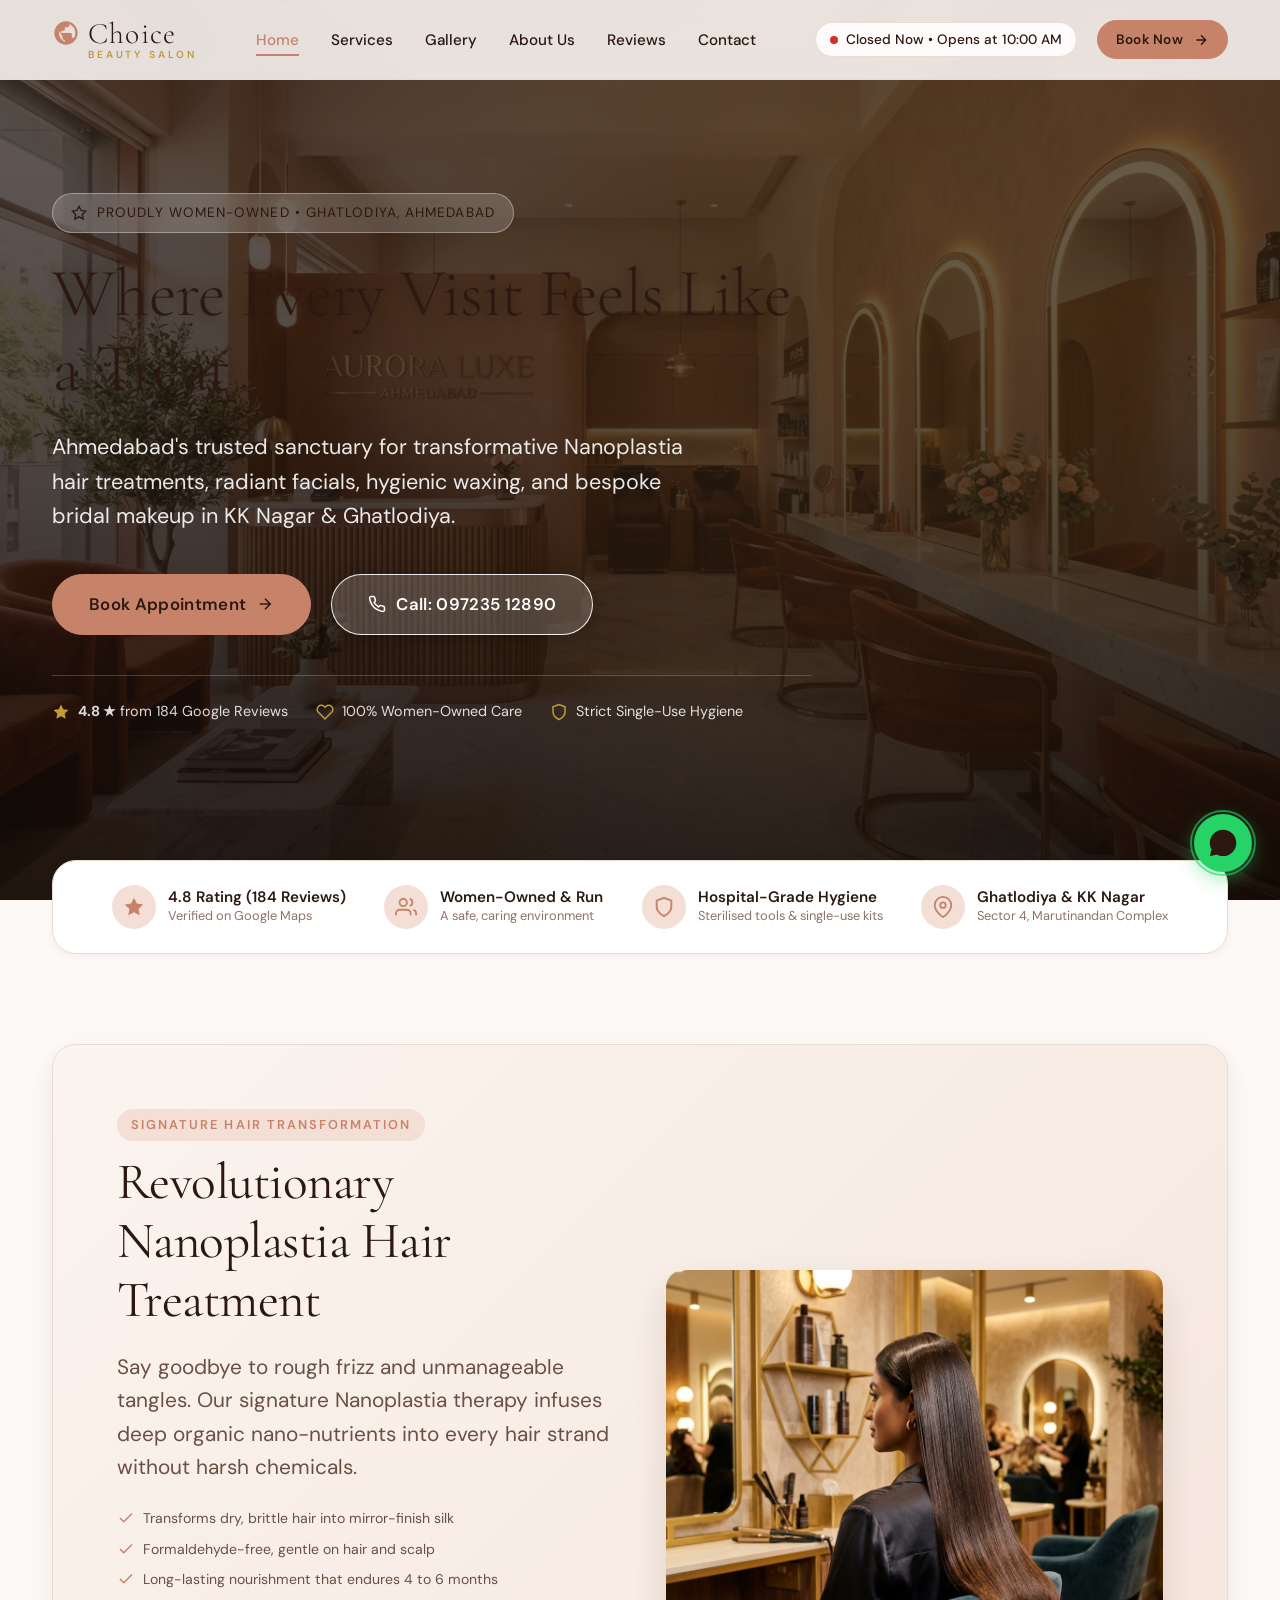
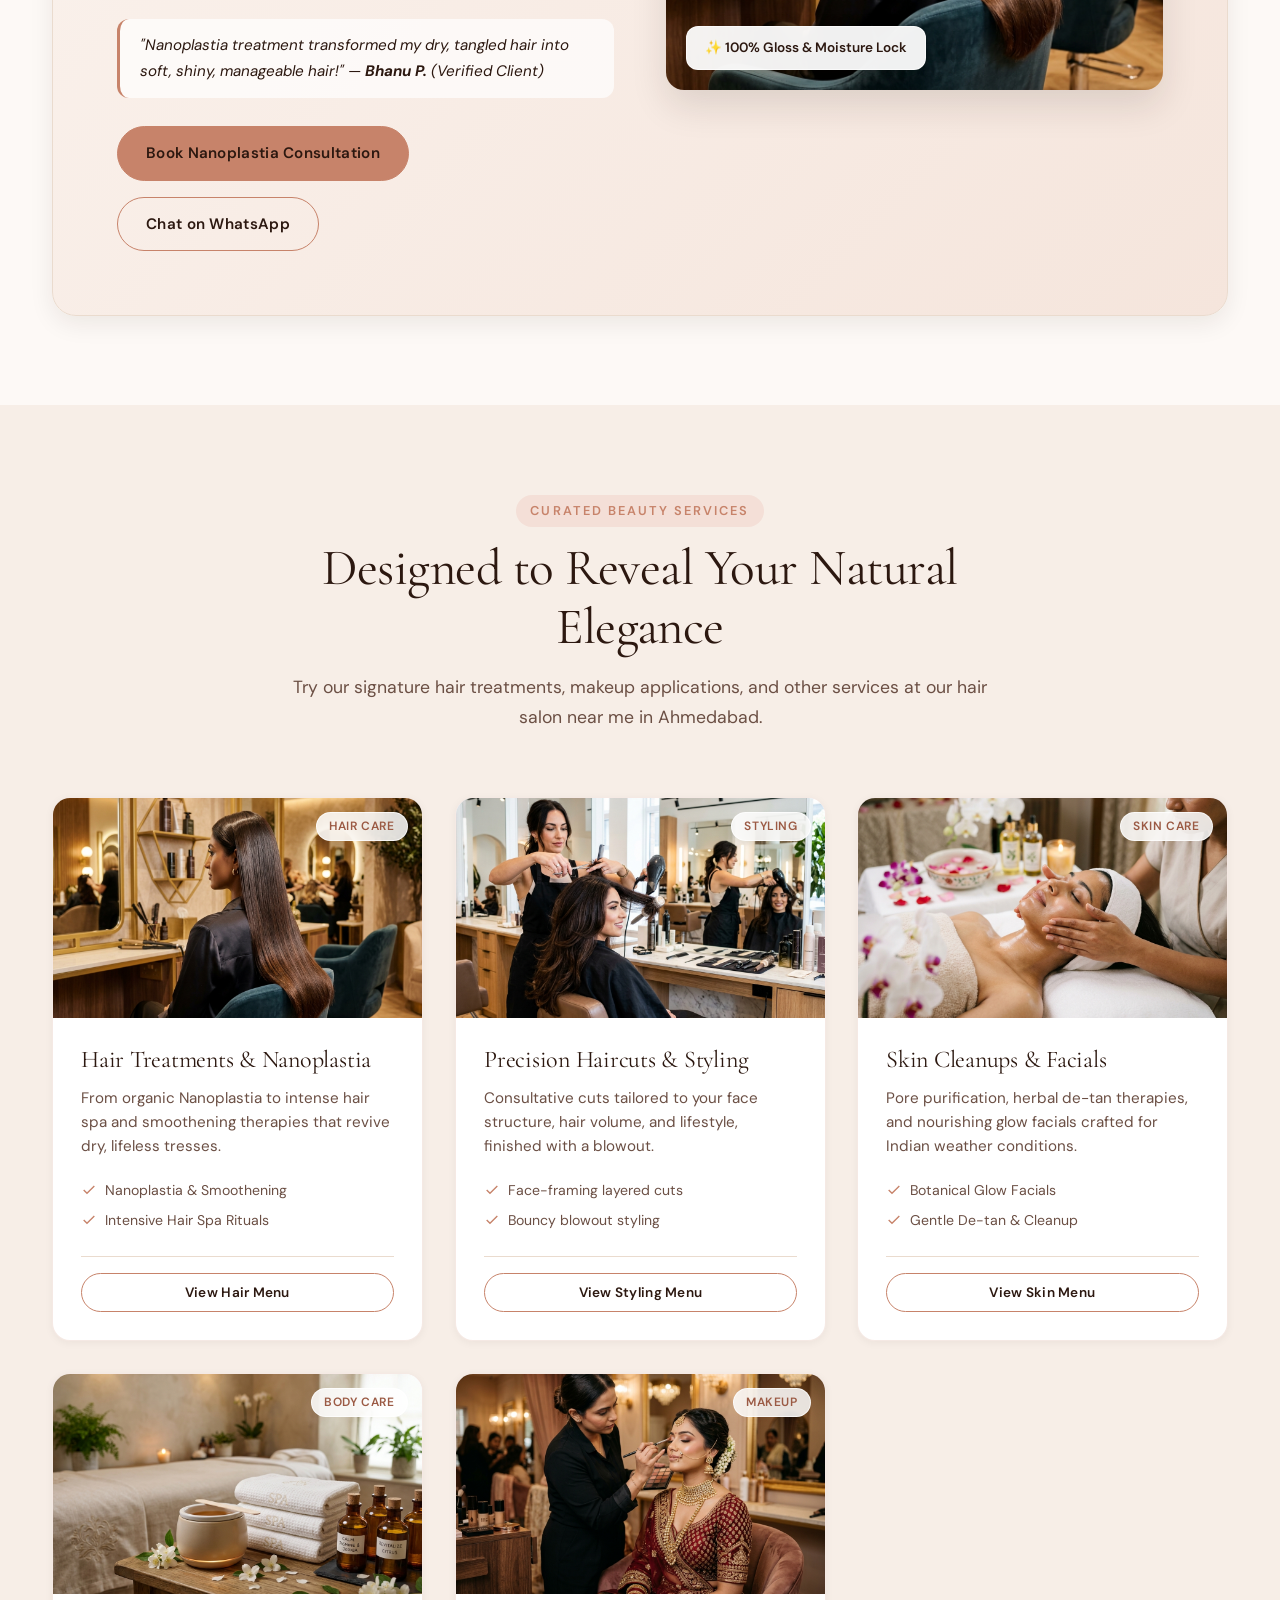
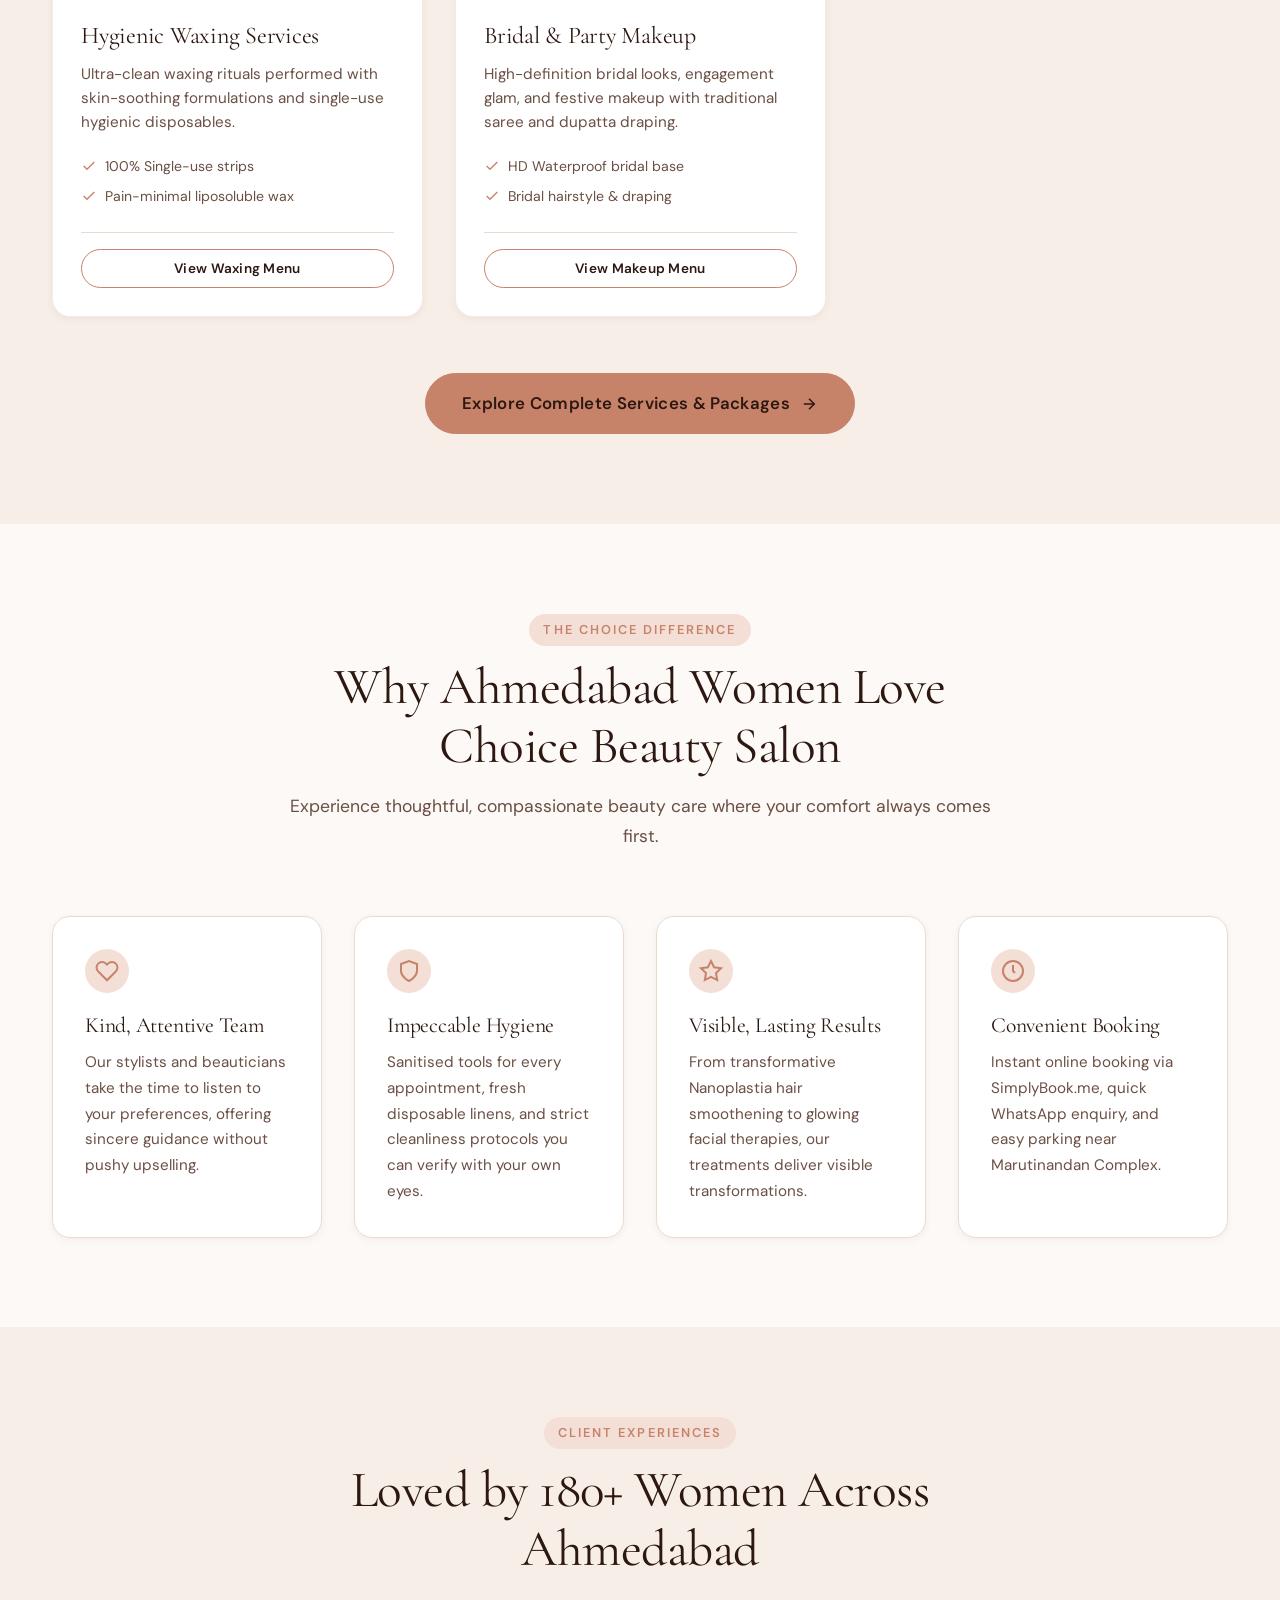
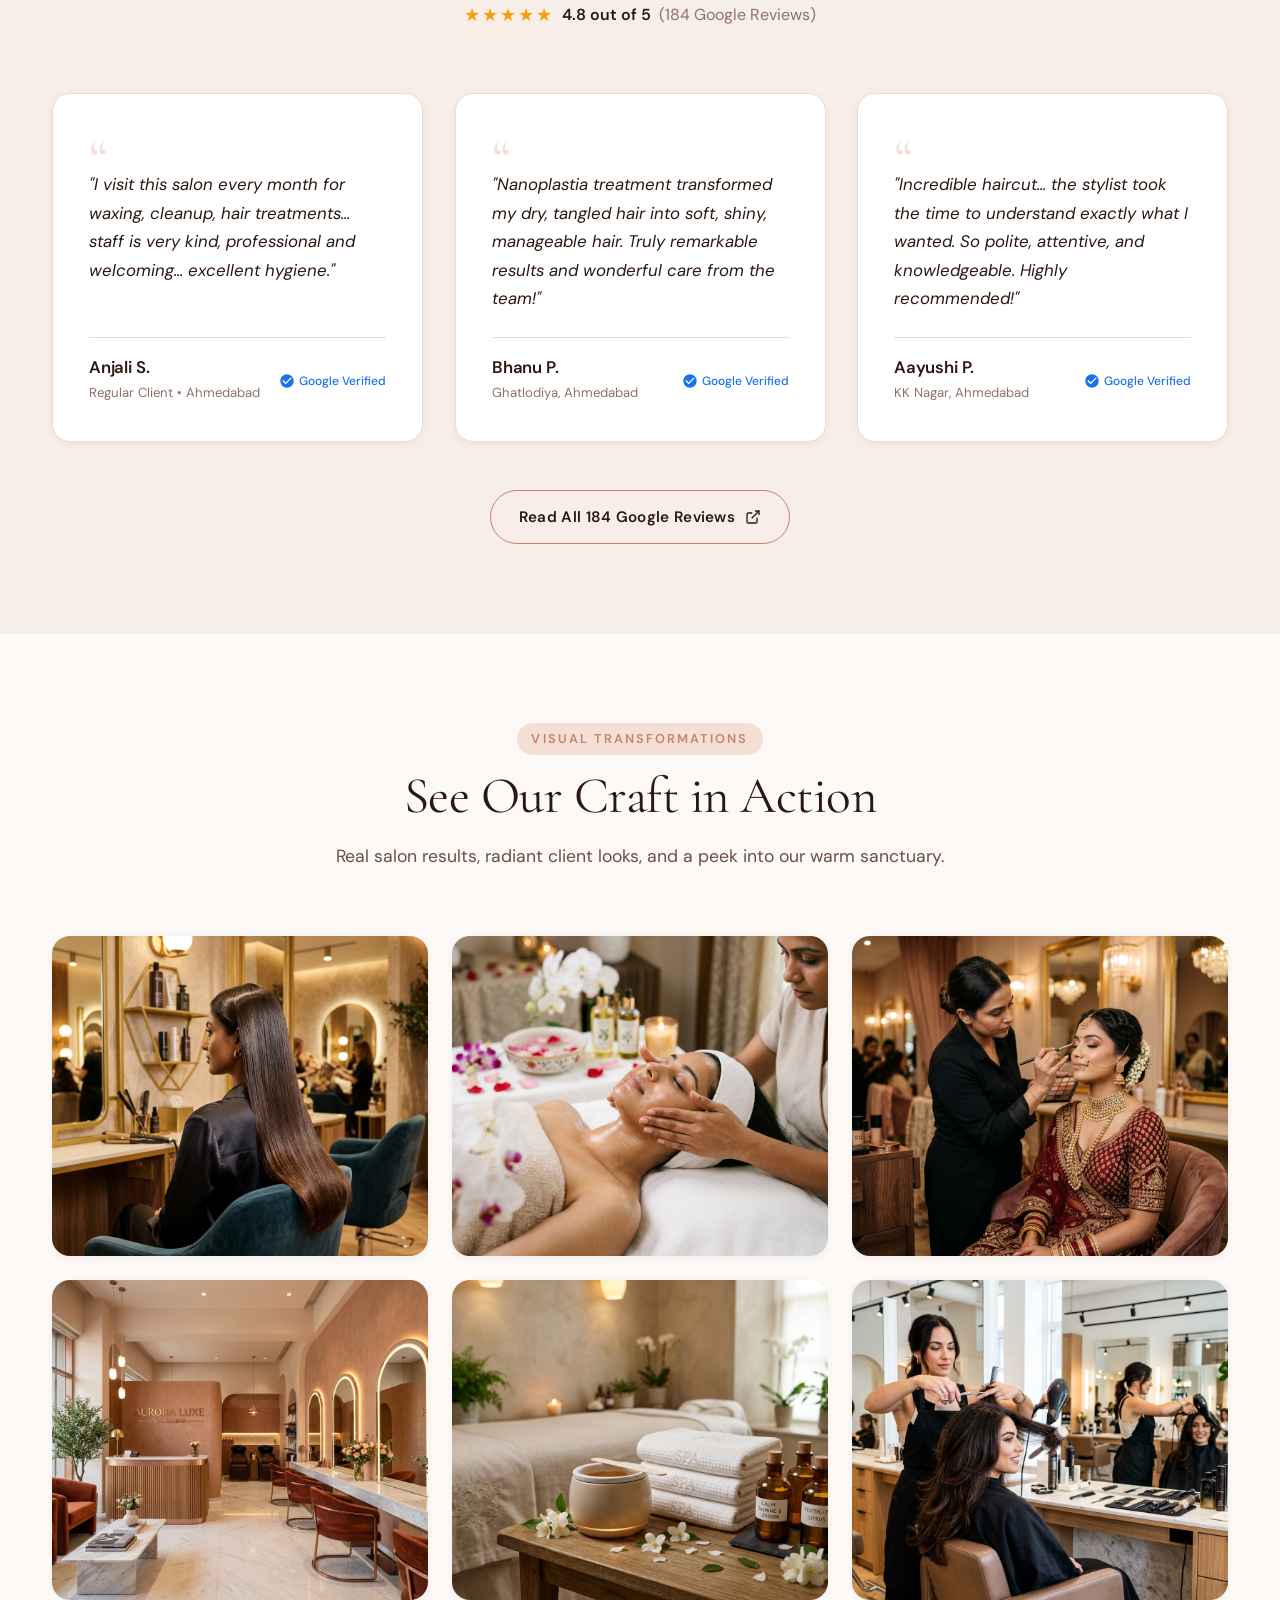
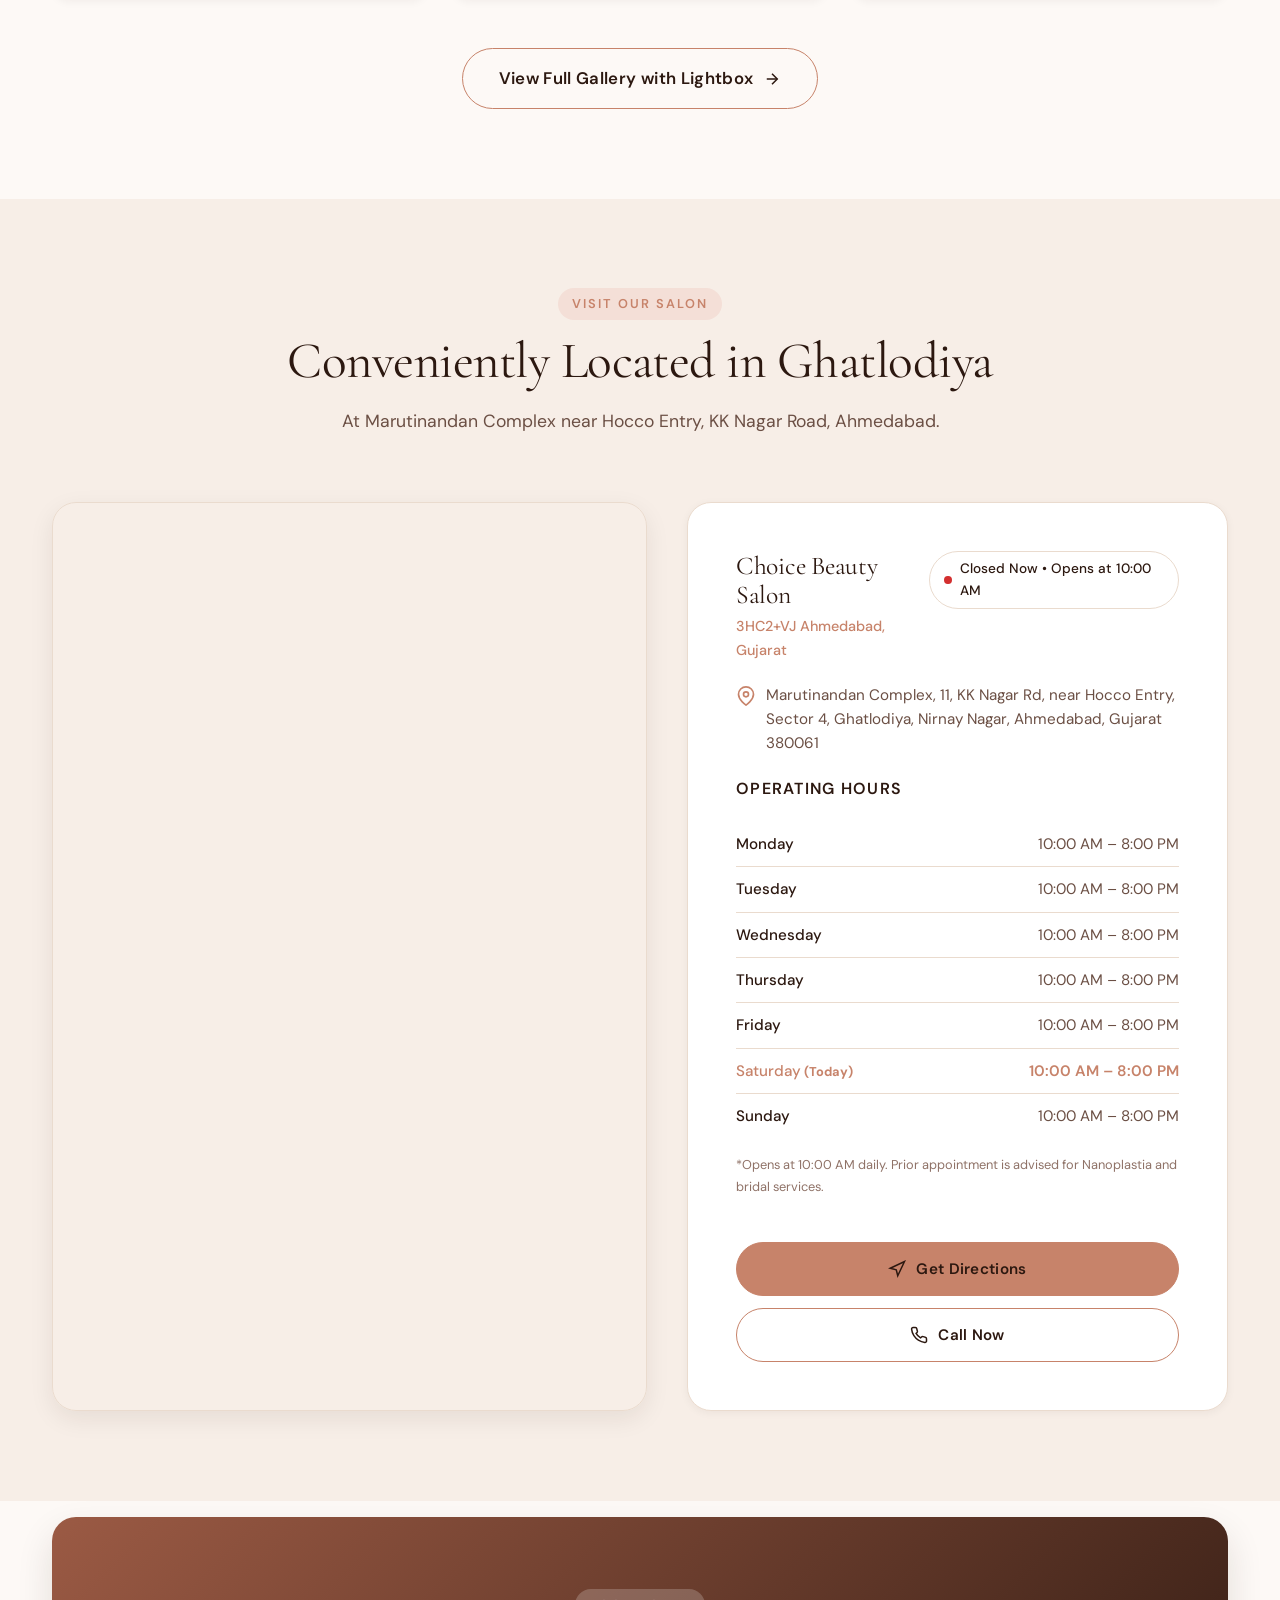
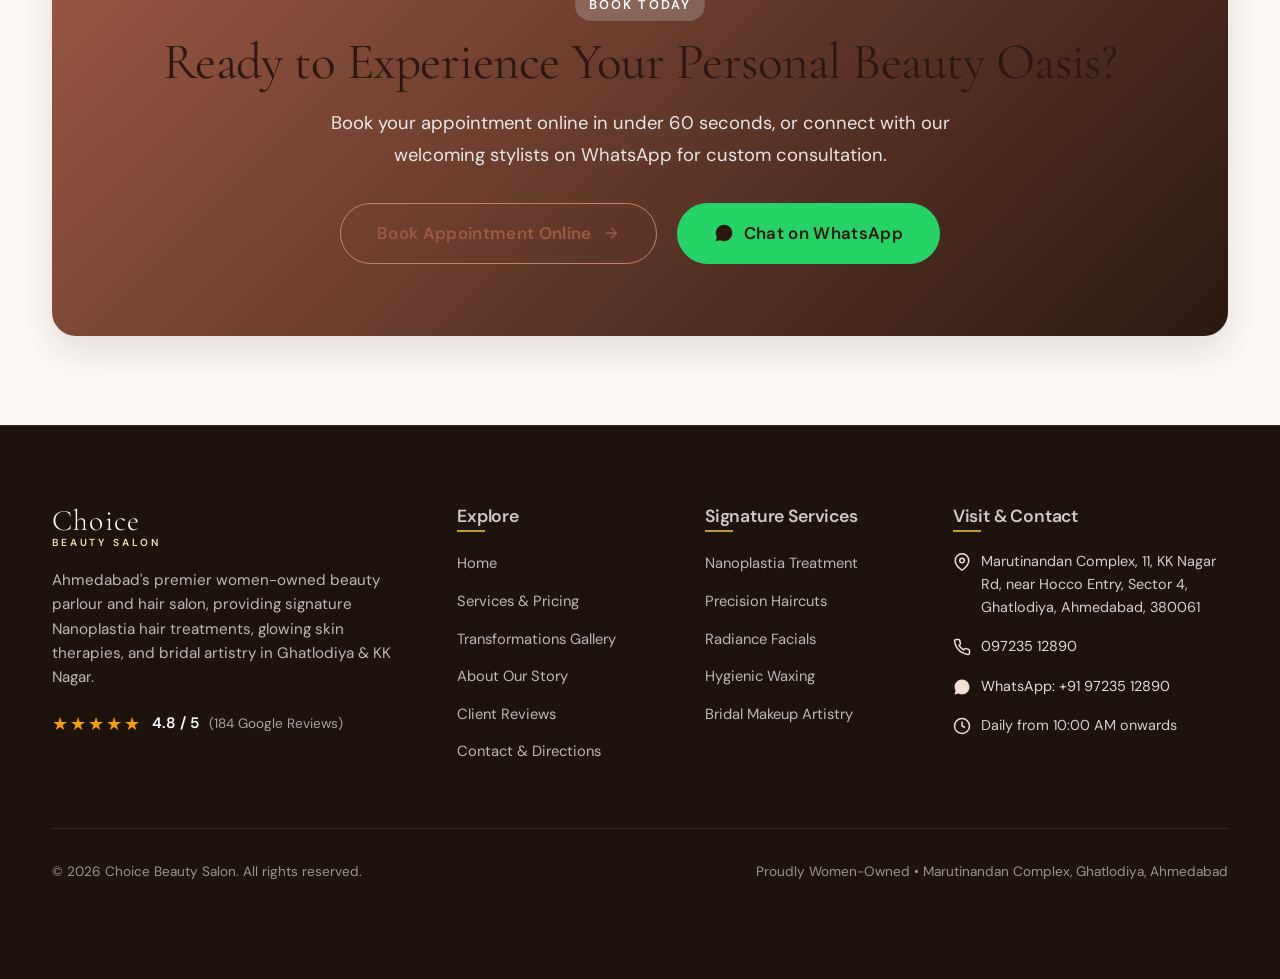
<file: index.html>
<!DOCTYPE html>
<html lang="en">
<head>
  <meta charset="UTF-8">
  <meta name="viewport" content="width=device-width, initial-scale=1.0, viewport-fit=cover">
  <title>Choice Beauty Salon — Hair & Beauty Parlour in Ghatlodiya, KK Nagar, Ahmedabad</title>
  <meta name="description" content="Ahmedabad's premier women-owned beauty parlour in Ghatlodiya, KK Nagar. Signature Nanoplastia hair treatments, glowing facials, waxing, bridal makeup & hair spa. Rated 4.8★ on Google. Book online today!">
  <link rel="canonical" href="https://choicebeautysalon.in/">

  <!-- Open Graph / Facebook -->
  <meta property="og:type" content="website">
  <meta property="og:url" content="https://choicebeautysalon.in/">
  <meta property="og:title" content="Choice Beauty Salon — Premier Beauty Parlour & Hair Salon in Ahmedabad">
  <meta property="og:description" content="Transformative hair treatments, Nanoplastia, facials, waxing, and bridal glam in Ghatlodiya, Ahmedabad. Rated 4.8★ from 184 Google reviews.">
  <meta property="og:image" content="https://choicebeautysalon.in/images/services/hair-treatments.jpg">

  <!-- Twitter -->
  <meta property="twitter:card" content="summary_large_image">
  <meta property="twitter:title" content="Choice Beauty Salon Ahmedabad">
  <meta property="twitter:description" content="Try our signature hair treatments, makeup applications, and other services at our hair salon in Ahmedabad.">
  <meta property="twitter:image" content="https://choicebeautysalon.in/images/services/hair-treatments.jpg">

  <!-- Google Fonts: Cormorant Garamond & DM Sans -->
  <link rel="preconnect" href="https://fonts.googleapis.com">
  <link rel="preconnect" href="https://fonts.gstatic.com" crossorigin>
  <link href="https://fonts.googleapis.com/css2?family=Cormorant+Garamond:ital,wght@0,300;0,400;0,600;1,400&family=DM+Sans:ital,wght@0,400;0,500;0,600;0,700;1,400&display=swap" rel="stylesheet">

  <!-- Stylesheets -->
  <link rel="stylesheet" href="css/variables.css?v=1.2">
  <link rel="stylesheet" href="css/base.css?v=1.2">
  <link rel="stylesheet" href="css/components.css?v=1.2">
  <link rel="stylesheet" href="css/layout.css?v=1.2">
  <link rel="stylesheet" href="css/animations.css?v=1.2">
  <link rel="stylesheet" href="css/mobile.css?v=1.0">

  <!-- Schema.org LocalBusiness JSON-LD -->
  <script type="application/ld+json">
  {
    "@context": "https://schema.org",
    "@type": ["HairSalon", "BeautySalon"],
    "name": "Choice Beauty Salon",
    "image": "https://choicebeautysalon.in/images/services/hair-treatments.jpg",
    "url": "https://choicebeautysalon.in/",
    "telephone": "+91-97235-12890",
    "priceRange": "₹₹",
    "address": {
      "@type": "PostalAddress",
      "streetAddress": "Marutinandan Complex, 11, KK Nagar Rd, near Hocco Entry, Sector 4",
      "addressLocality": "Ghatlodiya, Nirnay Nagar",
      "addressRegion": "Gujarat",
      "postalCode": "380061",
      "addressCountry": "IN"
    },
    "geo": {
      "@type": "GeoCoordinates",
      "latitude": "23.0825",
      "longitude": "72.5319"
    },
    "openingHoursSpecification": [
      {
        "@type": "OpeningHoursSpecification",
        "dayOfWeek": ["Monday","Tuesday","Wednesday","Thursday","Friday","Saturday","Sunday"],
        "opens": "10:00",
        "closes": "20:00"
      }
    ],
    "aggregateRating": {
      "@type": "AggregateRating",
      "ratingValue": "4.8",
      "reviewCount": "184"
    },
    "hasMap": "https://maps.app.goo.gl/6WDFSV6VFLX1EU9y9",
    "sameAs": [
      "https://maps.app.goo.gl/6WDFSV6VFLX1EU9y9"
    ]
  }
  </script>
</head>
<body>

  <!-- Accessible Skip Link -->
  <a href="#main-content" class="skip-link">Skip to main content</a>

  <!-- ========================================================================
       STICKY HEADER
       ======================================================================== -->
  <header class="site-header" id="site-header">
    <div class="container header-container">
      
      <!-- Typographic Brand Wordmark -->
      <a href="index.html" class="brand-wordmark" aria-label="Choice Beauty Salon Home">
        <div class="brand-wordmark-row">
          <svg class="brand-icon-symbol" viewBox="0 0 24 24">
            <path d="M12 2C6.48 2 2 6.48 2 12s4.48 10 10 10 10-4.48 10-10S17.52 2 12 2zm1 17.93c-3.95-.49-7-3.85-7-7.93 0-.62.08-1.21.21-1.79L9 15v1c0 1.1.9 2 2 2v1.93zm6.9-2.54c-.26-.81-1-1.39-1.9-1.39h-1v-3c0-.55-.45-1-1-1H8v-2h2c.55 0 1-.45 1-1V7h2c1.1 0 2-.9 2-2v-.41c2.93 1.19 5 4.06 5 7.41 0 2.08-.8 3.97-2.1 5.4z"/>
          </svg>
          <span class="brand-title">Choice</span>
        </div>
        <span class="brand-subtitle">Beauty Salon</span>
      </a>

      <!-- Desktop Navigation -->
      <nav class="main-nav" aria-label="Main Navigation">
        <ul class="nav-links">
          <li><a href="index.html" class="nav-link active">Home</a></li>
          <li><a href="services.html" class="nav-link">Services</a></li>
          <li><a href="gallery.html" class="nav-link">Gallery</a></li>
          <li><a href="about.html" class="nav-link">About Us</a></li>
          <li><a href="reviews.html" class="nav-link">Reviews</a></li>
          <li><a href="contact.html" class="nav-link">Contact</a></li>
        </ul>
      </nav>

      <!-- Header CTAs & Hours Status -->
      <div class="header-actions">
        <div class="hours-status-badge" title="Live status based on IST business hours">
          <span class="status-dot open"></span>
          <span class="status-text">Opens 10 AM</span>
        </div>

        <a href="https://r.postserver.simplybook.me" target="_blank" rel="noopener noreferrer" class="btn btn-primary btn-sm header-cta-btn btn-booking">
          <span>Book Now</span>
          <svg width="16" height="16" viewBox="0 0 24 24" fill="none" stroke="currentColor" stroke-width="2">
            <path d="M5 12h14M12 5l7 7-7 7"/>
          </svg>
        </a>

        <!-- Mobile Menu Toggle Button -->
        <button class="menu-toggle" id="menu-toggle-btn" aria-label="Open mobile menu" aria-expanded="false">
          <svg viewBox="0 0 24 24" fill="none" stroke="currentColor" stroke-width="2">
            <line x1="3" y1="12" x2="21" y2="12"></line>
            <line x1="3" y1="6" x2="21" y2="6"></line>
            <line x1="3" y1="18" x2="21" y2="18"></line>
          </svg>
        </button>
      </div>

    </div>
  </header>

  <!-- Mobile Drawer Menu -->
  <div class="drawer-backdrop" id="drawer-backdrop"></div>
  <aside class="mobile-nav-drawer" id="mobile-nav-drawer" aria-label="Mobile navigation drawer">
    <div class="drawer-header">
      <div class="brand-wordmark">
        <span class="brand-title">Choice</span>
        <span class="brand-subtitle">Beauty Salon</span>
      </div>
      <button class="drawer-close" aria-label="Close mobile menu">
        <svg width="24" height="24" viewBox="0 0 24 24" fill="none" stroke="currentColor" stroke-width="2">
          <line x1="18" y1="6" x2="6" y2="18"></line>
          <line x1="6" y1="6" x2="18" y2="18"></line>
        </svg>
      </button>
    </div>
    <ul class="drawer-links">
      <li><a href="index.html" class="drawer-link active">Home</a></li>
      <li><a href="services.html" class="drawer-link">Services & Treatments</a></li>
      <li><a href="gallery.html" class="drawer-link">Before & After Gallery</a></li>
      <li><a href="about.html" class="drawer-link">About Our Salon</a></li>
      <li><a href="reviews.html" class="drawer-link">Client Reviews (4.8★)</a></li>
      <li><a href="contact.html" class="drawer-link">Location & Contact</a></li>
    </ul>
    <div class="drawer-actions">
      <a href="https://r.postserver.simplybook.me" target="_blank" rel="noopener noreferrer" class="btn btn-primary btn-booking" style="width: 100%;">Book Appointment</a>
      <a href="tel:+919723512890" class="btn btn-secondary" style="width: 100%;">Call: 097235 12890</a>
    </div>
  </aside>

  <!-- ========================================================================
       HERO SECTION WITH VIDEO BACKGROUND (shop-bg-03.mp4)
       ======================================================================== -->
  <main id="main-content">
    <section class="hero-section" aria-label="Welcome to Choice Beauty Salon">
      
      <!-- Video Background Container -->
      <div class="hero-video-wrap">
        <video class="hero-video" autoplay muted loop playsinline poster="images/hero/hero-fallback.jpg">
          <source src="shop-bg-03.mp4" type="video/mp4">
          <!-- Fallback image if video cannot play -->
          <img src="images/hero/hero-fallback.jpg" alt="Choice Beauty Salon Atmosphere">
        </video>
        <div class="hero-overlay"></div>
      </div>

      <!-- Hero Main Content -->
      <div class="container" style="position: relative; z-index: 5;">
        <div class="hero-content">
          
          <div class="hero-badge reveal">
            <svg width="16" height="16" viewBox="0 0 24 24" fill="none" stroke="currentColor" stroke-width="2">
              <path d="M12 2l3.09 6.26L22 9.27l-5 4.87 1.18 6.88L12 17.77l-6.18 3.25L7 14.14 2 9.27l6.91-1.01L12 2z"></path>
            </svg>
            <span>Proudly Women-Owned • Ghatlodiya, Ahmedabad</span>
          </div>

          <h1 class="hero-title reveal delay-100">Where Every Visit Feels Like a Treat</h1>
          
          <p class="hero-subtitle reveal delay-200">
            Ahmedabad's trusted sanctuary for transformative Nanoplastia hair treatments, radiant facials, hygienic waxing, and bespoke bridal makeup in KK Nagar & Ghatlodiya.
          </p>

          <div class="hero-cta-group reveal delay-300">
            <a href="https://r.postserver.simplybook.me" target="_blank" rel="noopener noreferrer" class="btn btn-primary btn-lg btn-booking">
              <span>Book Appointment</span>
              <svg width="18" height="18" viewBox="0 0 24 24" fill="none" stroke="currentColor" stroke-width="2">
                <line x1="5" y1="12" x2="19" y2="12"></line>
                <polyline points="12 5 19 12 12 19"></polyline>
              </svg>
            </a>
            
            <a href="tel:+919723512890" class="btn btn-outline-white btn-lg">
              <svg width="18" height="18" viewBox="0 0 24 24" fill="none" stroke="currentColor" stroke-width="2">
                <path d="M22 16.92v3a2 2 0 0 1-2.18 2 19.79 19.79 0 0 1-8.63-3.07 19.5 19.5 0 0 1-6-6 19.79 19.79 0 0 1-3.07-8.67A2 2 0 0 1 4.11 2h3a2 2 0 0 1 2 1.72 12.84 12.84 0 0 0 .7 2.81 2 2 0 0 1-.45 2.11L8.09 9.91a16 16 0 0 0 6 6l1.27-1.27a2 2 0 0 1 2.11-.45 12.84 12.84 0 0 0 2.81.7A2 2 0 0 1 22 16.92z"></path>
              </svg>
              <span>Call: 097235 12890</span>
            </a>
          </div>

          <!-- Highlight signals -->
          <div class="hero-trust-highlights reveal delay-400">
            <div class="hero-highlight-item">
              <svg width="18" height="18" viewBox="0 0 24 24" fill="currentColor">
                <polygon points="12 2 15.09 8.26 22 9.27 17 14.14 18.18 21.02 12 17.77 5.82 21.02 7 14.14 2 9.27 8.91 8.26 12 2"></polygon>
              </svg>
              <span><strong>4.8 ★</strong> from 184 Google Reviews</span>
            </div>
            <div class="hero-highlight-item">
              <svg width="18" height="18" viewBox="0 0 24 24" fill="none" stroke="currentColor" stroke-width="2">
                <path d="M20.84 4.61a5.5 5.5 0 0 0-7.78 0L12 5.67l-1.06-1.06a5.5 5.5 0 0 0-7.78 7.78l1.06 1.06L12 21.23l7.78-7.78 1.06-1.06a5.5 5.5 0 0 0 0-7.78z"></path>
              </svg>
              <span>100% Women-Owned Care</span>
            </div>
            <div class="hero-highlight-item">
              <svg width="18" height="18" viewBox="0 0 24 24" fill="none" stroke="currentColor" stroke-width="2">
                <path d="M12 22s8-4 8-10V5l-8-3-8 3v7c0 6 8 10 8 10z"></path>
              </svg>
              <span>Strict Single-Use Hygiene</span>
            </div>
          </div>

        </div>
      </div>
    </section>

    <!-- ========================================================================
         TRUST BAR
         ======================================================================== -->
    <div class="container">
      <div class="trust-bar reveal">
        
        <a href="https://maps.app.goo.gl/6WDFSV6VFLX1EU9y9" target="_blank" rel="noopener noreferrer" class="trust-item" style="text-decoration: none;">
          <div class="trust-icon-box">
            <svg width="22" height="22" viewBox="0 0 24 24" fill="currentColor">
              <polygon points="12 2 15.09 8.26 22 9.27 17 14.14 18.18 21.02 12 17.77 5.82 21.02 7 14.14 2 9.27 8.91 8.26 12 2"></polygon>
            </svg>
          </div>
          <div>
            <div class="trust-item-title">4.8 Rating (184 Reviews)</div>
            <div class="trust-item-subtitle">Verified on Google Maps</div>
          </div>
        </a>

        <div class="trust-item">
          <div class="trust-icon-box">
            <svg width="22" height="22" viewBox="0 0 24 24" fill="none" stroke="currentColor" stroke-width="2">
              <path d="M17 21v-2a4 4 0 0 0-4-4H5a4 4 0 0 0-4 4v2"></path>
              <circle cx="9" cy="7" r="4"></circle>
              <path d="M23 21v-2a4 4 0 0 0-3-3.87"></path>
              <path d="M16 3.13a4 4 0 0 1 0 7.75"></path>
            </svg>
          </div>
          <div>
            <div class="trust-item-title">Women-Owned & Run</div>
            <div class="trust-item-subtitle">A safe, caring environment</div>
          </div>
        </div>

        <div class="trust-item">
          <div class="trust-icon-box">
            <svg width="22" height="22" viewBox="0 0 24 24" fill="none" stroke="currentColor" stroke-width="2">
              <path d="M12 22s8-4 8-10V5l-8-3-8 3v7c0 6 8 10 8 10z"></path>
            </svg>
          </div>
          <div>
            <div class="trust-item-title">Hospital-Grade Hygiene</div>
            <div class="trust-item-subtitle">Sterilised tools & single-use kits</div>
          </div>
        </div>

        <div class="trust-item">
          <div class="trust-icon-box">
            <svg width="22" height="22" viewBox="0 0 24 24" fill="none" stroke="currentColor" stroke-width="2">
              <path d="M21 10c0 7-9 13-9 13s-9-6-9-13a9 9 0 0 1 18 0z"></path>
              <circle cx="12" cy="10" r="3"></circle>
            </svg>
          </div>
          <div>
            <div class="trust-item-title">Ghatlodiya & KK Nagar</div>
            <div class="trust-item-subtitle">Sector 4, Marutinandan Complex</div>
          </div>
        </div>

      </div>
    </div>

    <!-- ========================================================================
         SIGNATURE SPOTLIGHT: NANOPLASTIA HAIR TREATMENT
         ======================================================================== -->
    <section class="section" aria-labelledby="signature-heading">
      <div class="container">
        
        <div class="signature-spotlight reveal">
          <div class="signature-content">
            <span class="section-tag">Signature Hair Transformation</span>
            <h2 id="signature-heading" style="margin-bottom: 1.25rem;">Revolutionary Nanoplastia Hair Treatment</h2>
            <p class="lead" style="margin-bottom: 1.5rem;">
              Say goodbye to rough frizz and unmanageable tangles. Our signature Nanoplastia therapy infuses deep organic nano-nutrients into every hair strand without harsh chemicals.
            </p>
            
            <ul class="service-benefits">
              <li class="service-benefit-item">
                <svg width="18" height="18" viewBox="0 0 24 24" fill="none" stroke="currentColor" stroke-width="2">
                  <polyline points="20 6 9 17 4 12"></polyline>
                </svg>
                <span>Transforms dry, brittle hair into mirror-finish silk</span>
              </li>
              <li class="service-benefit-item">
                <svg width="18" height="18" viewBox="0 0 24 24" fill="none" stroke="currentColor" stroke-width="2">
                  <polyline points="20 6 9 17 4 12"></polyline>
                </svg>
                <span>Formaldehyde-free, gentle on hair and scalp</span>
              </li>
              <li class="service-benefit-item">
                <svg width="18" height="18" viewBox="0 0 24 24" fill="none" stroke="currentColor" stroke-width="2">
                  <polyline points="20 6 9 17 4 12"></polyline>
                </svg>
                <span>Long-lasting nourishment that endures 4 to 6 months</span>
              </li>
            </ul>

            <div style="background: rgba(255,255,255,0.7); padding: 14px 20px; border-radius: var(--radius-md); border-left: 3px solid var(--color-primary); margin: 1.75rem 0;">
              <p style="font-size: 0.95rem; font-style: italic; margin: 0; color: var(--color-text-primary);">
                "Nanoplastia treatment transformed my dry, tangled hair into soft, shiny, manageable hair!" — <strong>Bhanu P.</strong> (Verified Client)
              </p>
            </div>

            <div class="flex-cta">
              <a href="https://r.postserver.simplybook.me" target="_blank" rel="noopener noreferrer" class="btn btn-primary btn-booking">
                Book Nanoplastia Consultation
              </a>
              <a href="https://wa.me/919723512890?text=Hi%2C%20I%20would%20like%20to%20know%20more%20about%20the%20Nanoplastia%20treatment%20at%20Choice%20Beauty%20Salon" target="_blank" rel="noopener noreferrer" class="btn btn-secondary">
                Chat on WhatsApp
              </a>
            </div>
          </div>

          <div class="signature-img-box">
            <img src="images/services/hair-treatments.jpg" alt="Silky Nanoplastia Hair Treatment Result at Choice Beauty Salon Ahmedabad" loading="lazy">
            <div class="signature-floating-pill">
              ✨ 100% Gloss & Moisture Lock
            </div>
          </div>
        </div>

      </div>
    </section>

    <!-- ========================================================================
         FEATURED SERVICES SECTION
         ======================================================================== -->
    <section class="section section-alt" id="featured-services" aria-labelledby="services-heading">
      <div class="container">
        
        <div class="section-header reveal">
          <span class="section-tag">Curated Beauty Services</span>
          <h2 id="services-heading" class="section-title">Designed to Reveal Your Natural Elegance</h2>
          <p class="section-desc">
            Try our signature hair treatments, makeup applications, and other services at our hair salon near me in Ahmedabad.
          </p>
        </div>

        <div class="services-grid">
          
          <!-- Service 1: Hair Treatments -->
          <article class="service-card reveal">
            <div class="service-img-wrap">
              <img src="images/services/hair-treatments.jpg" alt="Hair treatments and Nanoplastia at Choice Beauty Salon" loading="lazy">
              <span class="service-badge">Hair Care</span>
            </div>
            <div class="service-body">
              <h3 class="service-title">Hair Treatments & Nanoplastia</h3>
              <p class="service-desc">
                From organic Nanoplastia to intense hair spa and smoothening therapies that revive dry, lifeless tresses.
              </p>
              <ul class="service-benefits">
                <li class="service-benefit-item">
                  <svg width="16" height="16" viewBox="0 0 24 24" fill="none" stroke="currentColor" stroke-width="2"><polyline points="20 6 9 17 4 12"></polyline></svg>
                  <span>Nanoplastia & Smoothening</span>
                </li>
                <li class="service-benefit-item">
                  <svg width="16" height="16" viewBox="0 0 24 24" fill="none" stroke="currentColor" stroke-width="2"><polyline points="20 6 9 17 4 12"></polyline></svg>
                  <span>Intensive Hair Spa Rituals</span>
                </li>
              </ul>
              <div class="service-footer">
                <a href="services.html#hair" class="btn btn-secondary btn-sm" style="width: 100%;">View Hair Menu</a>
              </div>
            </div>
          </article>

          <!-- Service 2: Haircut & Styling -->
          <article class="service-card reveal delay-100">
            <div class="service-img-wrap">
              <img src="images/gallery/precision-cut.jpg" alt="Precision haircut and styling at Choice Beauty Salon" loading="lazy">
              <span class="service-badge">Styling</span>
            </div>
            <div class="service-body">
              <h3 class="service-title">Precision Haircuts & Styling</h3>
              <p class="service-desc">
                Consultative cuts tailored to your face structure, hair volume, and lifestyle, finished with a blowout.
              </p>
              <ul class="service-benefits">
                <li class="service-benefit-item">
                  <svg width="16" height="16" viewBox="0 0 24 24" fill="none" stroke="currentColor" stroke-width="2"><polyline points="20 6 9 17 4 12"></polyline></svg>
                  <span>Face-framing layered cuts</span>
                </li>
                <li class="service-benefit-item">
                  <svg width="16" height="16" viewBox="0 0 24 24" fill="none" stroke="currentColor" stroke-width="2"><polyline points="20 6 9 17 4 12"></polyline></svg>
                  <span>Bouncy blowout styling</span>
                </li>
              </ul>
              <div class="service-footer">
                <a href="services.html#hair" class="btn btn-secondary btn-sm" style="width: 100%;">View Styling Menu</a>
              </div>
            </div>
          </article>

          <!-- Service 3: Skin & Facials -->
          <article class="service-card reveal delay-200">
            <div class="service-img-wrap">
              <img src="images/services/skin-facials.jpg" alt="Glowing facials and skin care cleanup at Choice Beauty Salon" loading="lazy">
              <span class="service-badge">Skin Care</span>
            </div>
            <div class="service-body">
              <h3 class="service-title">Skin Cleanups & Facials</h3>
              <p class="service-desc">
                Pore purification, herbal de-tan therapies, and nourishing glow facials crafted for Indian weather conditions.
              </p>
              <ul class="service-benefits">
                <li class="service-benefit-item">
                  <svg width="16" height="16" viewBox="0 0 24 24" fill="none" stroke="currentColor" stroke-width="2"><polyline points="20 6 9 17 4 12"></polyline></svg>
                  <span>Botanical Glow Facials</span>
                </li>
                <li class="service-benefit-item">
                  <svg width="16" height="16" viewBox="0 0 24 24" fill="none" stroke="currentColor" stroke-width="2"><polyline points="20 6 9 17 4 12"></polyline></svg>
                  <span>Gentle De-tan & Cleanup</span>
                </li>
              </ul>
              <div class="service-footer">
                <a href="services.html#skin" class="btn btn-secondary btn-sm" style="width: 100%;">View Skin Menu</a>
              </div>
            </div>
          </article>

          <!-- Service 4: Waxing & Spa -->
          <article class="service-card reveal delay-300">
            <div class="service-img-wrap">
              <img src="images/services/waxing-spa.jpg" alt="Hygienic waxing and body care at Choice Beauty Salon" loading="lazy">
              <span class="service-badge">Body Care</span>
            </div>
            <div class="service-body">
              <h3 class="service-title">Hygienic Waxing Services</h3>
              <p class="service-desc">
                Ultra-clean waxing rituals performed with skin-soothing formulations and single-use hygienic disposables.
              </p>
              <ul class="service-benefits">
                <li class="service-benefit-item">
                  <svg width="16" height="16" viewBox="0 0 24 24" fill="none" stroke="currentColor" stroke-width="2"><polyline points="20 6 9 17 4 12"></polyline></svg>
                  <span>100% Single-use strips</span>
                </li>
                <li class="service-benefit-item">
                  <svg width="16" height="16" viewBox="0 0 24 24" fill="none" stroke="currentColor" stroke-width="2"><polyline points="20 6 9 17 4 12"></polyline></svg>
                  <span>Pain-minimal liposoluble wax</span>
                </li>
              </ul>
              <div class="service-footer">
                <a href="services.html#waxing" class="btn btn-secondary btn-sm" style="width: 100%;">View Waxing Menu</a>
              </div>
            </div>
          </article>

          <!-- Service 5: Bridal & Makeup -->
          <article class="service-card reveal">
            <div class="service-img-wrap">
              <img src="images/services/bridal-makeup.jpg" alt="Bridal makeup and party glam at Choice Beauty Salon" loading="lazy">
              <span class="service-badge">Makeup</span>
            </div>
            <div class="service-body">
              <h3 class="service-title">Bridal & Party Makeup</h3>
              <p class="service-desc">
                High-definition bridal looks, engagement glam, and festive makeup with traditional saree and dupatta draping.
              </p>
              <ul class="service-benefits">
                <li class="service-benefit-item">
                  <svg width="16" height="16" viewBox="0 0 24 24" fill="none" stroke="currentColor" stroke-width="2"><polyline points="20 6 9 17 4 12"></polyline></svg>
                  <span>HD Waterproof bridal base</span>
                </li>
                <li class="service-benefit-item">
                  <svg width="16" height="16" viewBox="0 0 24 24" fill="none" stroke="currentColor" stroke-width="2"><polyline points="20 6 9 17 4 12"></polyline></svg>
                  <span>Bridal hairstyle & draping</span>
                </li>
              </ul>
              <div class="service-footer">
                <a href="services.html#makeup" class="btn btn-secondary btn-sm" style="width: 100%;">View Makeup Menu</a>
              </div>
            </div>
          </article>

        </div>

        <div style="text-align: center; margin-top: 3.5rem;">
          <a href="services.html" class="btn btn-primary btn-lg">
            <span>Explore Complete Services & Packages</span>
            <svg width="18" height="18" viewBox="0 0 24 24" fill="none" stroke="currentColor" stroke-width="2">
              <line x1="5" y1="12" x2="19" y2="12"></line>
              <polyline points="12 5 19 12 12 19"></polyline>
            </svg>
          </a>
        </div>

      </div>
    </section>

    <!-- ========================================================================
         WHY CHOOSE US / BRAND VALUE PILLARS
         ======================================================================== -->
    <section class="section" aria-labelledby="why-heading">
      <div class="container">
        
        <div class="section-header reveal">
          <span class="section-tag">The Choice Difference</span>
          <h2 id="why-heading" class="section-title">Why Ahmedabad Women Love Choice Beauty Salon</h2>
          <p class="section-desc">Experience thoughtful, compassionate beauty care where your comfort always comes first.</p>
        </div>

        <div style="display: grid; grid-template-columns: repeat(auto-fit, minmax(260px, 1fr)); gap: 2rem;">
          
          <div style="background: var(--color-surface-card); padding: 2rem; border-radius: var(--radius-lg); border: 1px solid var(--color-border); box-shadow: var(--shadow-sm);" class="reveal">
            <div class="trust-icon-box" style="margin-bottom: 1.25rem;">
              <svg width="24" height="24" viewBox="0 0 24 24" fill="none" stroke="currentColor" stroke-width="2">
                <path d="M20.84 4.61a5.5 5.5 0 0 0-7.78 0L12 5.67l-1.06-1.06a5.5 5.5 0 0 0-7.78 7.78l1.06 1.06L12 21.23l7.78-7.78 1.06-1.06a5.5 5.5 0 0 0 0-7.78z"></path>
              </svg>
            </div>
            <h3 style="font-size: 1.35rem; margin-bottom: 0.75rem;">Kind, Attentive Team</h3>
            <p style="font-size: 0.95rem;">
              Our stylists and beauticians take the time to listen to your preferences, offering sincere guidance without pushy upselling.
            </p>
          </div>

          <div style="background: var(--color-surface-card); padding: 2rem; border-radius: var(--radius-lg); border: 1px solid var(--color-border); box-shadow: var(--shadow-sm);" class="reveal delay-100">
            <div class="trust-icon-box" style="margin-bottom: 1.25rem;">
              <svg width="24" height="24" viewBox="0 0 24 24" fill="none" stroke="currentColor" stroke-width="2">
                <path d="M12 22s8-4 8-10V5l-8-3-8 3v7c0 6 8 10 8 10z"></path>
              </svg>
            </div>
            <h3 style="font-size: 1.35rem; margin-bottom: 0.75rem;">Impeccable Hygiene</h3>
            <p style="font-size: 0.95rem;">
              Sanitised tools for every appointment, fresh disposable linens, and strict cleanliness protocols you can verify with your own eyes.
            </p>
          </div>

          <div style="background: var(--color-surface-card); padding: 2rem; border-radius: var(--radius-lg); border: 1px solid var(--color-border); box-shadow: var(--shadow-sm);" class="reveal delay-200">
            <div class="trust-icon-box" style="margin-bottom: 1.25rem;">
              <svg width="24" height="24" viewBox="0 0 24 24" fill="none" stroke="currentColor" stroke-width="2">
                <polygon points="12 2 15.09 8.26 22 9.27 17 14.14 18.18 21.02 12 17.77 5.82 21.02 7 14.14 2 9.27 8.91 8.26 12 2"></polygon>
              </svg>
            </div>
            <h3 style="font-size: 1.35rem; margin-bottom: 0.75rem;">Visible, Lasting Results</h3>
            <p style="font-size: 0.95rem;">
              From transformative Nanoplastia hair smoothening to glowing facial therapies, our treatments deliver visible transformations.
            </p>
          </div>

          <div style="background: var(--color-surface-card); padding: 2rem; border-radius: var(--radius-lg); border: 1px solid var(--color-border); box-shadow: var(--shadow-sm);" class="reveal delay-300">
            <div class="trust-icon-box" style="margin-bottom: 1.25rem;">
              <svg width="24" height="24" viewBox="0 0 24 24" fill="none" stroke="currentColor" stroke-width="2">
                <circle cx="12" cy="12" r="10"></circle>
                <polyline points="12 6 12 12 14 14"></polyline>
              </svg>
            </div>
            <h3 style="font-size: 1.35rem; margin-bottom: 0.75rem;">Convenient Booking</h3>
            <p style="font-size: 0.95rem;">
              Instant online booking via SimplyBook.me, quick WhatsApp enquiry, and easy parking near Marutinandan Complex.
            </p>
          </div>

        </div>

      </div>
    </section>

    <!-- ========================================================================
         TESTIMONIALS SECTION (REAL GOOGLE REVIEWS)
         ======================================================================== -->
    <section class="section section-alt" id="testimonials" aria-labelledby="reviews-heading">
      <div class="container">
        
        <div class="section-header reveal">
          <span class="section-tag">Client Experiences</span>
          <h2 id="reviews-heading" class="section-title">Loved by 180+ Women Across Ahmedabad</h2>
          <div style="display: inline-flex; align-items: center; gap: 8px; margin-top: 6px;">
            <span class="stars">★★★★★</span>
            <span style="font-weight: 600; color: var(--color-text-primary);">4.8 out of 5</span>
            <span style="color: var(--color-text-muted);">(184 Google Reviews)</span>
          </div>
        </div>

        <div class="testimonials-grid">
          
          <!-- Review 1: Anjali S. -->
          <article class="testimonial-card reveal">
            <div class="quote-icon">“</div>
            <p class="testimonial-text">
              "I visit this salon every month for waxing, cleanup, hair treatments... staff is very kind, professional and welcoming... excellent hygiene."
            </p>
            <div class="testimonial-author">
              <div class="author-info">
                <h4>Anjali S.</h4>
                <span>Regular Client • Ahmedabad</span>
              </div>
              <div class="google-verified-badge">
                <svg width="16" height="16" viewBox="0 0 24 24" fill="#1A73E8">
                  <path d="M12 2C6.48 2 2 6.48 2 12s4.48 10 10 10 10-4.48 10-10S17.52 2 12 2zm-2 15l-5-5 1.41-1.41L10 14.17l7.59-7.59L19 8l-9 9z"/>
                </svg>
                <span>Google Verified</span>
              </div>
            </div>
          </article>

          <!-- Review 2: Bhanu P. -->
          <article class="testimonial-card reveal delay-100">
            <div class="quote-icon">“</div>
            <p class="testimonial-text">
              "Nanoplastia treatment transformed my dry, tangled hair into soft, shiny, manageable hair. Truly remarkable results and wonderful care from the team!"
            </p>
            <div class="testimonial-author">
              <div class="author-info">
                <h4>Bhanu P.</h4>
                <span>Ghatlodiya, Ahmedabad</span>
              </div>
              <div class="google-verified-badge">
                <svg width="16" height="16" viewBox="0 0 24 24" fill="#1A73E8">
                  <path d="M12 2C6.48 2 2 6.48 2 12s4.48 10 10 10 10-4.48 10-10S17.52 2 12 2zm-2 15l-5-5 1.41-1.41L10 14.17l7.59-7.59L19 8l-9 9z"/>
                </svg>
                <span>Google Verified</span>
              </div>
            </div>
          </article>

          <!-- Review 3: Aayushi P. -->
          <article class="testimonial-card reveal delay-200">
            <div class="quote-icon">“</div>
            <p class="testimonial-text">
              "Incredible haircut... the stylist took the time to understand exactly what I wanted. So polite, attentive, and knowledgeable. Highly recommended!"
            </p>
            <div class="testimonial-author">
              <div class="author-info">
                <h4>Aayushi P.</h4>
                <span>KK Nagar, Ahmedabad</span>
              </div>
              <div class="google-verified-badge">
                <svg width="16" height="16" viewBox="0 0 24 24" fill="#1A73E8">
                  <path d="M12 2C6.48 2 2 6.48 2 12s4.48 10 10 10 10-4.48 10-10S17.52 2 12 2zm-2 15l-5-5 1.41-1.41L10 14.17l7.59-7.59L19 8l-9 9z"/>
                </svg>
                <span>Google Verified</span>
              </div>
            </div>
          </article>

        </div>

        <div style="text-align: center; margin-top: 3rem;">
          <a href="https://maps.app.goo.gl/6WDFSV6VFLX1EU9y9" target="_blank" rel="noopener noreferrer" class="btn btn-secondary">
            <span>Read All 184 Google Reviews</span>
            <svg width="16" height="16" viewBox="0 0 24 24" fill="none" stroke="currentColor" stroke-width="2">
              <path d="M18 13v6a2 2 0 0 1-2 2H5a2 2 0 0 1-2-2V8a2 2 0 0 1 2-2h6"></path>
              <polyline points="15 3 21 3 21 9"></polyline>
              <line x1="10" y1="14" x2="21" y2="3"></line>
            </svg>
          </a>
        </div>

      </div>
    </section>

    <!-- ========================================================================
         GALLERY PREVIEW SECTION
         ======================================================================== -->
    <section class="section" id="gallery-preview" aria-labelledby="gallery-heading">
      <div class="container">
        
        <div class="section-header reveal">
          <span class="section-tag">Visual Transformations</span>
          <h2 id="gallery-heading" class="section-title">See Our Craft in Action</h2>
          <p class="section-desc">Real salon results, radiant client looks, and a peek into our warm sanctuary.</p>
        </div>

        <div class="gallery-grid">
          
          <div class="gallery-item reveal" data-category="hair">
            <img src="images/gallery/nanoplastia-results.jpg" alt="Nanoplastia Glass Hair Transformation at Choice Beauty Salon" loading="lazy">
            <div class="gallery-overlay">
              <h3 class="gallery-title">Nanoplastia Glass Hair</h3>
              <p class="gallery-subtitle">Silky, frizz-free mirror finish</p>
            </div>
          </div>

          <div class="gallery-item reveal delay-100" data-category="skin">
            <img src="images/gallery/facial-glow.jpg" alt="Herbal Facial Glow Treatment at Choice Beauty Salon Ahmedabad" loading="lazy">
            <div class="gallery-overlay">
              <h3 class="gallery-title">Radiant Facial Glow</h3>
              <p class="gallery-subtitle">Deep cleansing & botanical hydration</p>
            </div>
          </div>

          <div class="gallery-item reveal delay-200" data-category="makeup">
            <img src="images/gallery/bridal-glam.jpg" alt="Royal Bridal Makeup Artistry at Choice Beauty Salon" loading="lazy">
            <div class="gallery-overlay">
              <h3 class="gallery-title">Bridal Glamour Look</h3>
              <p class="gallery-subtitle">Traditional styling & waterproof HD finish</p>
            </div>
          </div>

          <div class="gallery-item reveal" data-category="interior">
            <img src="images/gallery/salon-ambiance.jpg" alt="Choice Beauty Salon Interior Ambience Ghatlodiya" loading="lazy">
            <div class="gallery-overlay">
              <h3 class="gallery-title">Salon Sanctuary Interior</h3>
              <p class="gallery-subtitle">Warm rose gold ambiance & comfort</p>
            </div>
          </div>

          <div class="gallery-item reveal delay-100" data-category="waxing">
            <img src="images/gallery/spa-hygiene.jpg" alt="Hygienic Waxing & Spa Care Lounge" loading="lazy">
            <div class="gallery-overlay">
              <h3 class="gallery-title">Gentle Spa Wellness</h3>
              <p class="gallery-subtitle">Single-use hygienic protocols</p>
            </div>
          </div>

          <div class="gallery-item reveal delay-200" data-category="hair">
            <img src="images/gallery/precision-cut.jpg" alt="Precision Layered Haircut Styling Ahmedabad" loading="lazy">
            <div class="gallery-overlay">
              <h3 class="gallery-title">Precision Layered Cut</h3>
              <p class="gallery-subtitle">Bouncy volume & custom shaping</p>
            </div>
          </div>

        </div>

        <div style="text-align: center; margin-top: 3rem;">
          <a href="gallery.html" class="btn btn-secondary btn-lg">
            <span>View Full Gallery with Lightbox</span>
            <svg width="18" height="18" viewBox="0 0 24 24" fill="none" stroke="currentColor" stroke-width="2">
              <line x1="5" y1="12" x2="19" y2="12"></line>
              <polyline points="12 5 19 12 12 19"></polyline>
            </svg>
          </a>
        </div>

      </div>
    </section>

    <!-- ========================================================================
         LOCATION & HOURS SECTION
         ======================================================================== -->
    <section class="section section-alt" id="location-hours" aria-labelledby="location-heading">
      <div class="container">
        
        <div class="section-header reveal">
          <span class="section-tag">Visit Our Salon</span>
          <h2 id="location-heading" class="section-title">Conveniently Located in Ghatlodiya</h2>
          <p class="section-desc">At Marutinandan Complex near Hocco Entry, KK Nagar Road, Ahmedabad.</p>
        </div>

        <div class="location-grid">
          
          <!-- Interactive Google Maps Embed -->
          <div class="map-wrapper reveal">
            <iframe 
              src="https://maps.google.com/maps?q=Marutinandan+Complex+KK+Nagar+Rd+Ghatlodiya+Ahmedabad&t=&z=15&ie=UTF8&iwloc=&output=embed" 
              loading="lazy" 
              referrerpolicy="no-referrer-when-downgrade"
              title="Choice Beauty Salon location on Google Maps">
            </iframe>
          </div>

          <!-- Salon Location & Hours Details -->
          <div class="location-info-card reveal delay-100">
            <div>
              <div style="display: flex; justify-content: space-between; align-items: flex-start; margin-bottom: 1.25rem;">
                <div>
                  <h3 style="font-size: 1.6rem; margin-bottom: 4px;">Choice Beauty Salon</h3>
                  <p style="font-size: 0.9rem; color: var(--color-primary); font-weight: 500;">
                    3HC2+VJ Ahmedabad, Gujarat
                  </p>
                </div>
                <div class="hours-status-badge">
                  <span class="status-dot open"></span>
                  <span class="status-text">Opens 10 AM</span>
                </div>
              </div>

              <div style="display: flex; align-items: flex-start; gap: 10px; margin-bottom: 1.25rem; font-size: 0.95rem; color: var(--color-text-secondary);">
                <svg width="20" height="20" viewBox="0 0 24 24" fill="none" stroke="currentColor" stroke-width="2" style="color: var(--color-primary); flex-shrink: 0; margin-top: 3px;">
                  <path d="M21 10c0 7-9 13-9 13s-9-6-9-13a9 9 0 0 1 18 0z"></path>
                  <circle cx="12" cy="10" r="3"></circle>
                </svg>
                <span>Marutinandan Complex, 11, KK Nagar Rd, near Hocco Entry, Sector 4, Ghatlodiya, Nirnay Nagar, Ahmedabad, Gujarat 380061</span>
              </div>

              <!-- Weekly Hours Table with Dynamic Live Highlight -->
              <h4 style="font-size: 1rem; text-transform: uppercase; letter-spacing: 0.08em; color: var(--color-text-primary); margin-top: 1.5rem;">Operating Hours</h4>
              <table class="hours-table">
                <tbody>
                  <tr data-day="1">
                    <td class="day-name">Monday</td>
                    <td class="day-hours">10:00 AM – 8:00 PM</td>
                  </tr>
                  <tr data-day="2">
                    <td class="day-name">Tuesday</td>
                    <td class="day-hours">10:00 AM – 8:00 PM</td>
                  </tr>
                  <tr data-day="3">
                    <td class="day-name">Wednesday</td>
                    <td class="day-hours">10:00 AM – 8:00 PM</td>
                  </tr>
                  <tr data-day="4">
                    <td class="day-name">Thursday</td>
                    <td class="day-hours">10:00 AM – 8:00 PM</td>
                  </tr>
                  <tr data-day="5">
                    <td class="day-name">Friday</td>
                    <td class="day-hours">10:00 AM – 8:00 PM</td>
                  </tr>
                  <tr data-day="6">
                    <td class="day-name">Saturday</td>
                    <td class="day-hours">10:00 AM – 8:00 PM</td>
                  </tr>
                  <tr data-day="0">
                    <td class="day-name">Sunday</td>
                    <td class="day-hours">10:00 AM – 8:00 PM</td>
                  </tr>
                </tbody>
              </table>
              <p style="font-size: 0.8rem; color: var(--color-text-muted); margin-top: -0.5rem; margin-bottom: 1.5rem;">
                *Opens at 10:00 AM daily. Prior appointment is advised for Nanoplastia and bridal services.
              </p>
            </div>

            <div class="location-card-actions" style="display: flex; flex-direction: column; gap: 12px; width: 100%;">
              <a href="https://maps.app.goo.gl/6WDFSV6VFLX1EU9y9" target="_blank" rel="noopener noreferrer" class="btn btn-primary" style="width: 100%; justify-content: center;">
                <svg width="18" height="18" viewBox="0 0 24 24" fill="none" stroke="currentColor" stroke-width="2">
                  <polygon points="3 11 22 2 13 21 11 13 3 11"></polygon>
                </svg>
                <span>Get Directions</span>
              </a>
              <a href="tel:+919723512890" class="btn btn-secondary" style="width: 100%; justify-content: center;">
                <svg width="18" height="18" viewBox="0 0 24 24" fill="none" stroke="currentColor" stroke-width="2">
                  <path d="M22 16.92v3a2 2 0 0 1-2.18 2 19.79 19.79 0 0 1-8.63-3.07 19.5 19.5 0 0 1-6-6 19.79 19.79 0 0 1-3.07-8.67A2 2 0 0 1 4.11 2h3a2 2 0 0 1 2 1.72 12.84 12.84 0 0 0 .7 2.81 2 2 0 0 1-.45 2.11L8.09 9.91a16 16 0 0 0 6 6l1.27-1.27a2 2 0 0 1 2.11-.45 12.84 12.84 0 0 0 2.81.7A2 2 0 0 1 22 16.92z"></path>
                </svg>
                <span>Call Now</span>
              </a>
            </div>

          </div>

        </div>

      </div>
    </section>

    <!-- ========================================================================
         FINAL CONVERSION BANNER
         ======================================================================== -->
    <section class="section" style="padding-top: 1rem;">
      <div class="container">
        
        <div class="cta-banner reveal">
          <span class="section-tag" style="background: rgba(255,255,255,0.2); color: #FFF;">Book Today</span>
          <h2>Ready to Experience Your Personal Beauty Oasis?</h2>
          <p>
            Book your appointment online in under 60 seconds, or connect with our welcoming stylists on WhatsApp for custom consultation.
          </p>
          <div class="cta-actions">
            <a href="https://r.postserver.simplybook.me" target="_blank" rel="noopener noreferrer" class="btn btn-primary btn-lg btn-booking" style="background: var(--color-white); color: var(--color-primary-dark);">
              <span>Book Appointment Online</span>
              <svg width="18" height="18" viewBox="0 0 24 24" fill="none" stroke="currentColor" stroke-width="2">
                <line x1="5" y1="12" x2="19" y2="12"></line>
                <polyline points="12 5 19 12 12 19"></polyline>
              </svg>
            </a>
            <a href="https://wa.me/919723512890?text=Hello%20Choice%20Beauty%20Salon!%20I%20would%20like%20to%20inquire%20about%20booking%20an%20appointment." target="_blank" rel="noopener noreferrer" class="btn btn-whatsapp btn-lg">
              <svg width="20" height="20" viewBox="0 0 24 24" fill="currentColor">
                <path d="M12.04 2c-5.46 0-9.91 4.45-9.91 9.91 0 1.75.46 3.45 1.32 4.95L2.05 22l5.25-1.38c1.45.79 3.08 1.21 4.74 1.21 5.46 0 9.91-4.45 9.91-9.91 0-2.65-1.03-5.14-2.9-7.01A9.816 9.816 0 0 0 12.04 2z"/>
              </svg>
              <span>Chat on WhatsApp</span>
            </a>
          </div>
        </div>

      </div>
    </section>

  </main>

  <!-- ========================================================================
       FOOTER
       ======================================================================== -->
  <footer class="site-footer">
    <div class="container">
      
      <div class="footer-grid">
        
        <!-- Col 1: Brand Info -->
        <div class="footer-brand">
          <div class="brand-wordmark" style="color: #FFF;">
            <div class="brand-wordmark-row">
              <span class="brand-title" style="color: #FFF;">Choice</span>
            </div>
            <span class="brand-subtitle" style="padding-left: 0; color: var(--color-accent-light);">Beauty Salon</span>
          </div>
          <p>
            Ahmedabad's premier women-owned beauty parlour and hair salon, providing signature Nanoplastia hair treatments, glowing skin therapies, and bridal artistry in Ghatlodiya & KK Nagar.
          </p>
          <div style="display: flex; gap: 10px; align-items: center;">
            <span class="stars">★★★★★</span>
            <span style="color: #FFF; font-weight: 600; font-size: 0.95rem;">4.8 / 5</span>
            <span style="font-size: 0.85rem; color: rgba(255,255,255,0.6);">(184 Google Reviews)</span>
          </div>
        </div>

        <!-- Col 2: Quick Links -->
        <div class="footer-col">
          <h4>Explore</h4>
          <ul class="footer-links">
            <li><a href="index.html" class="footer-link">Home</a></li>
            <li><a href="services.html" class="footer-link">Services & Pricing</a></li>
            <li><a href="gallery.html" class="footer-link">Transformations Gallery</a></li>
            <li><a href="about.html" class="footer-link">About Our Story</a></li>
            <li><a href="reviews.html" class="footer-link">Client Reviews</a></li>
            <li><a href="contact.html" class="footer-link">Contact & Directions</a></li>
          </ul>
        </div>

        <!-- Col 3: Signature Services -->
        <div class="footer-col">
          <h4>Signature Services</h4>
          <ul class="footer-links">
            <li><a href="services.html#nanoplastia-treatment" class="footer-link">Nanoplastia Treatment</a></li>
            <li><a href="services.html#haircuts-styling" class="footer-link">Precision Haircuts</a></li>
            <li><a href="services.html#herbal-cleanups-facials" class="footer-link">Radiance Facials</a></li>
            <li><a href="services.html#hygienic-waxing" class="footer-link">Hygienic Waxing</a></li>
            <li><a href="services.html#bridal-makeup" class="footer-link">Bridal Makeup Artistry</a></li>
          </ul>
        </div>

        <!-- Col 4: Contact & Hours -->
        <div class="footer-col">
          <h4>Visit & Contact</h4>
          <ul class="footer-contact-list">
            <li class="footer-contact-item">
              <svg width="18" height="18" viewBox="0 0 24 24" fill="none" stroke="currentColor" stroke-width="2">
                <path d="M21 10c0 7-9 13-9 13s-9-6-9-13a9 9 0 0 1 18 0z"></path>
                <circle cx="12" cy="10" r="3"></circle>
              </svg>
              <span>Marutinandan Complex, 11, KK Nagar Rd, near Hocco Entry, Sector 4, Ghatlodiya, Ahmedabad, 380061</span>
            </li>
            <li class="footer-contact-item">
              <svg width="18" height="18" viewBox="0 0 24 24" fill="none" stroke="currentColor" stroke-width="2">
                <path d="M22 16.92v3a2 2 0 0 1-2.18 2 19.79 19.79 0 0 1-8.63-3.07 19.5 19.5 0 0 1-6-6 19.79 19.79 0 0 1-3.07-8.67A2 2 0 0 1 4.11 2h3a2 2 0 0 1 2 1.72 12.84 12.84 0 0 0 .7 2.81 2 2 0 0 1-.45 2.11L8.09 9.91a16 16 0 0 0 6 6l1.27-1.27a2 2 0 0 1 2.11-.45 12.84 12.84 0 0 0 2.81.7A2 2 0 0 1 22 16.92z"></path>
              </svg>
              <a href="tel:+919723512890">097235 12890</a>
            </li>
            <li class="footer-contact-item">
              <svg width="18" height="18" viewBox="0 0 24 24" fill="currentColor">
                <path d="M12.04 2c-5.46 0-9.91 4.45-9.91 9.91 0 1.75.46 3.45 1.32 4.95L2.05 22l5.25-1.38c1.45.79 3.08 1.21 4.74 1.21 5.46 0 9.91-4.45 9.91-9.91 0-2.65-1.03-5.14-2.9-7.01A9.816 9.816 0 0 0 12.04 2z"/>
              </svg>
              <a href="https://wa.me/919723512890" target="_blank" rel="noopener noreferrer">WhatsApp: +91 97235 12890</a>
            </li>
            <li class="footer-contact-item">
              <svg width="18" height="18" viewBox="0 0 24 24" fill="none" stroke="currentColor" stroke-width="2">
                <circle cx="12" cy="12" r="10"></circle>
                <polyline points="12 6 12 12 16 14"></polyline>
              </svg>
              <span>Daily from 10:00 AM onwards</span>
            </li>
          </ul>
        </div>

      </div>

      <div class="footer-bottom">
        <div>
          &copy; <span id="current-year">2026</span> Choice Beauty Salon. All rights reserved.
        </div>
        <div>
          Proudly Women-Owned • Marutinandan Complex, Ghatlodiya, Ahmedabad
        </div>
      </div>

    </div>
  </footer>

  <!-- ========================================================================
       FLOATING WHATSAPP FAB
       ======================================================================== -->
  <a href="https://wa.me/919723512890?text=Hello!%20I%20would%20like%20to%20book%20an%20appointment%20at%20Choice%20Beauty%20Salon." target="_blank" rel="noopener noreferrer" class="whatsapp-fab" aria-label="Chat on WhatsApp with Choice Beauty Salon">
    <svg width="32" height="32" viewBox="0 0 24 24" fill="currentColor">
      <path d="M12.04 2c-5.46 0-9.91 4.45-9.91 9.91 0 1.75.46 3.45 1.32 4.95L2.05 22l5.25-1.38c1.45.79 3.08 1.21 4.74 1.21 5.46 0 9.91-4.45 9.91-9.91 0-2.65-1.03-5.14-2.9-7.01A9.816 9.816 0 0 0 12.04 2z"/>
    </svg>
  </a>

  <!-- ========================================================================
       MOBILE BOTTOM ACTION BAR (CALL, WHATSAPP, BOOK, DIRECTIONS)
       ======================================================================== -->
  <nav class="mobile-action-bar" aria-label="Mobile quick actions">
    <a href="tel:+919723512890" class="mobile-action-link">
      <svg viewBox="0 0 24 24" fill="none" stroke="currentColor" stroke-width="2">
        <path d="M22 16.92v3a2 2 0 0 1-2.18 2 19.79 19.79 0 0 1-8.63-3.07 19.5 19.5 0 0 1-6-6 19.79 19.79 0 0 1-3.07-8.67A2 2 0 0 1 4.11 2h3a2 2 0 0 1 2 1.72 12.84 12.84 0 0 0 .7 2.81 2 2 0 0 1-.45 2.11L8.09 9.91a16 16 0 0 0 6 6l1.27-1.27a2 2 0 0 1 2.11-.45 12.84 12.84 0 0 0 2.81.7A2 2 0 0 1 22 16.92z"></path>
      </svg>
      <span>Call</span>
    </a>

    <a href="https://wa.me/919723512890?text=Hello!%20I%20would%20like%20to%20book%20an%20appointment%20at%20Choice%20Beauty%20Salon." target="_blank" rel="noopener noreferrer" class="mobile-action-link">
      <svg viewBox="0 0 24 24" fill="currentColor">
        <path d="M12.04 2c-5.46 0-9.91 4.45-9.91 9.91 0 1.75.46 3.45 1.32 4.95L2.05 22l5.25-1.38c1.45.79 3.08 1.21 4.74 1.21 5.46 0 9.91-4.45 9.91-9.91 0-2.65-1.03-5.14-2.9-7.01A9.816 9.816 0 0 0 12.04 2z"/>
      </svg>
      <span>WhatsApp</span>
    </a>

    <a href="https://r.postserver.simplybook.me" target="_blank" rel="noopener noreferrer" class="mobile-action-link primary-btn btn-booking">
      <svg viewBox="0 0 24 24" fill="none" stroke="currentColor" stroke-width="2">
        <rect x="3" y="4" width="18" height="18" rx="2" ry="2"></rect>
        <line x1="16" y1="2" x2="16" y2="6"></line>
        <line x1="8" y1="2" x2="8" y2="6"></line>
        <line x1="3" y1="10" x2="21" y2="10"></line>
      </svg>
      <span>Book</span>
    </a>

    <a href="https://maps.app.goo.gl/6WDFSV6VFLX1EU9y9" target="_blank" rel="noopener noreferrer" class="mobile-action-link">
      <svg viewBox="0 0 24 24" fill="none" stroke="currentColor" stroke-width="2">
        <polygon points="3 11 22 2 13 21 11 13 3 11"></polygon>
      </svg>
      <span>Directions</span>
    </a>
  </nav>

  <!-- JavaScript Modules -->
  <script src="config.js"></script>
  <script src="js/main.js"></script>
</body>
</html>
</file>
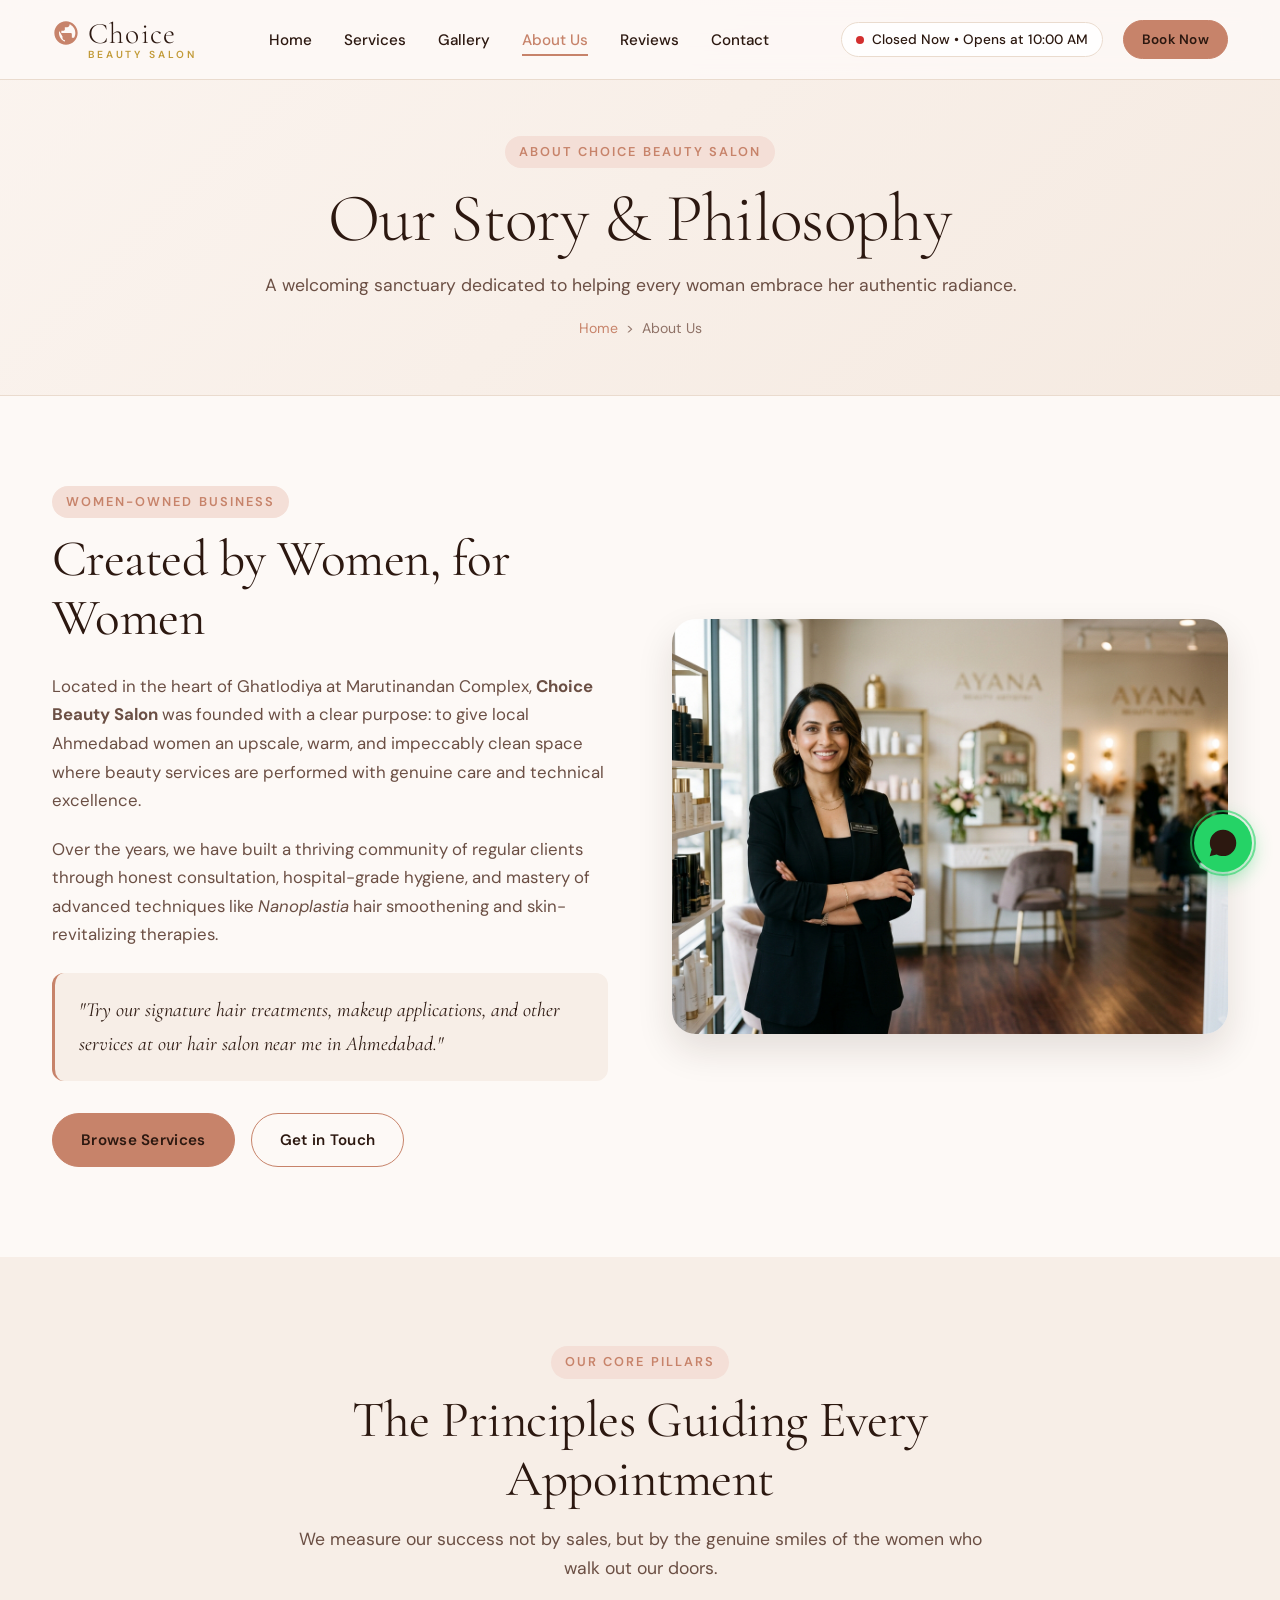
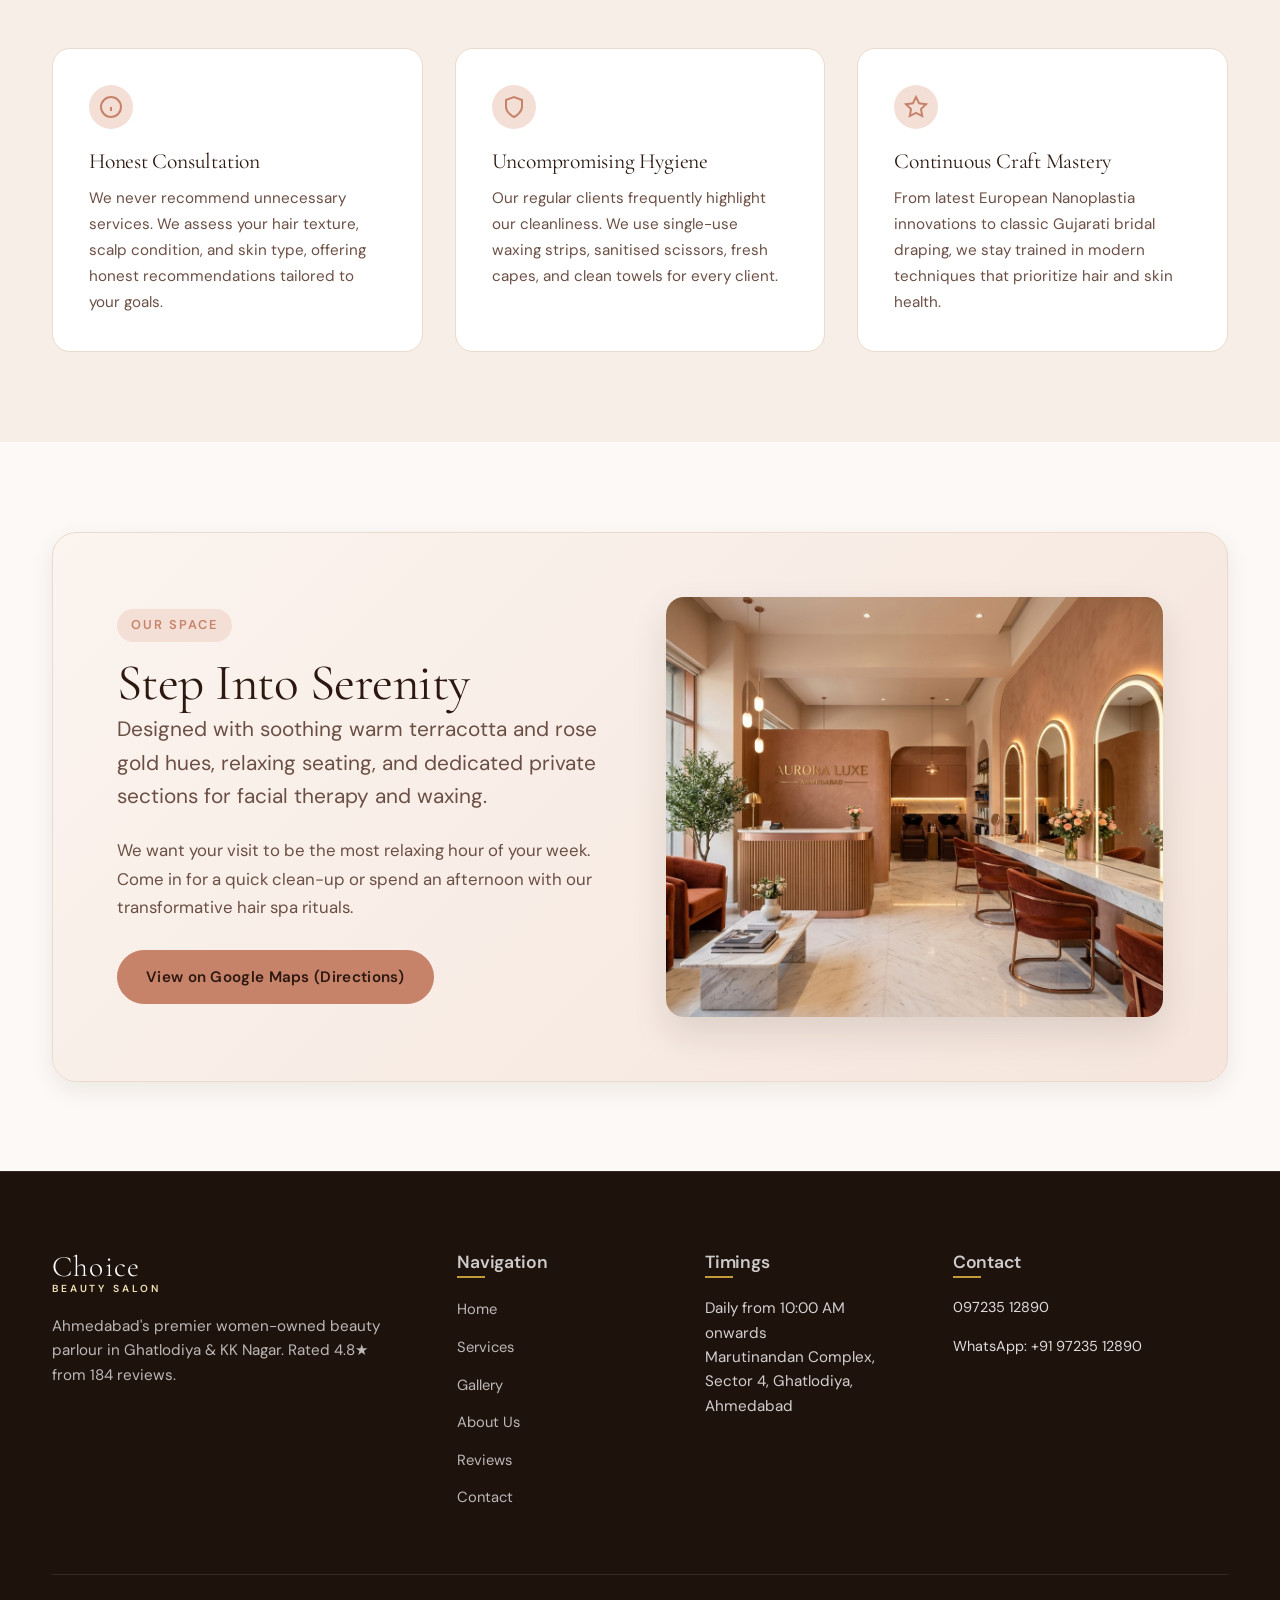
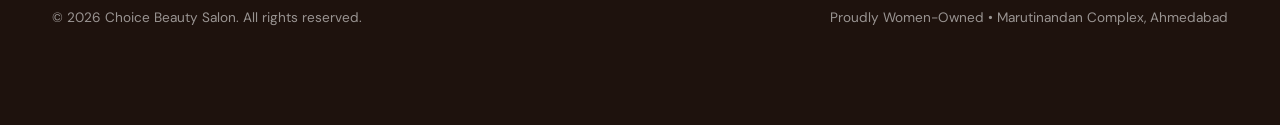
<file: about.html>
<!DOCTYPE html>
<html lang="en">
<head>
  <meta charset="UTF-8">
  <meta name="viewport" content="width=device-width, initial-scale=1.0, viewport-fit=cover">
  <title>About Us — Women-Owned Choice Beauty Salon in Ahmedabad</title>
  <meta name="description" content="Learn about Choice Beauty Salon in Ghatlodiya, Ahmedabad. A proudly women-owned sanctuary committed to hygiene, artistry, Nanoplastia hair treatments, and genuine client care.">
  <link rel="canonical" href="https://choicebeautysalon.in/about.html">

  <meta property="og:type" content="website">
  <meta property="og:url" content="https://choicebeautysalon.in/about.html">
  <meta property="og:title" content="About Us — Choice Beauty Salon Ahmedabad">
  <meta property="og:description" content="A warm, women-owned beauty parlour dedicated to empowering Ahmedabad women through exceptional salon services.">
  <meta property="og:image" content="https://choicebeautysalon.in/images/team/salon-founder.jpg">

  <!-- Google Fonts -->
  <link rel="preconnect" href="https://fonts.googleapis.com">
  <link rel="preconnect" href="https://fonts.gstatic.com" crossorigin>
  <link href="https://fonts.googleapis.com/css2?family=Cormorant+Garamond:ital,wght@0,300;0,400;0,600;1,400&family=DM+Sans:ital,wght@0,400;0,500;0,600;0,700;1,400&display=swap" rel="stylesheet">

  <!-- Stylesheets -->
  <link rel="stylesheet" href="css/variables.css?v=1.2">
  <link rel="stylesheet" href="css/base.css?v=1.2">
  <link rel="stylesheet" href="css/components.css?v=1.2">
  <link rel="stylesheet" href="css/layout.css?v=1.2">
  <link rel="stylesheet" href="css/animations.css?v=1.2">
  <link rel="stylesheet" href="css/mobile.css?v=1.0">
</head>
<body>

  <!-- Skip link -->
  <a href="#main-content" class="skip-link">Skip to main content</a>

  <!-- Header -->
  <header class="site-header" id="site-header">
    <div class="container header-container">
      <a href="index.html" class="brand-wordmark" aria-label="Choice Beauty Salon Home">
        <div class="brand-wordmark-row">
          <svg class="brand-icon-symbol" viewBox="0 0 24 24">
            <path d="M12 2C6.48 2 2 6.48 2 12s4.48 10 10 10 10-4.48 10-10S17.52 2 12 2zm1 17.93c-3.95-.49-7-3.85-7-7.93 0-.62.08-1.21.21-1.79L9 15v1c0 1.1.9 2 2 2v1.93zm6.9-2.54c-.26-.81-1-1.39-1.9-1.39h-1v-3c0-.55-.45-1-1-1H8v-2h2c.55 0 1-.45 1-1V7h2c1.1 0 2-.9 2-2v-.41c2.93 1.19 5 4.06 5 7.41 0 2.08-.8 3.97-2.1 5.4z"/>
          </svg>
          <span class="brand-title">Choice</span>
        </div>
        <span class="brand-subtitle">Beauty Salon</span>
      </a>

      <nav class="main-nav" aria-label="Main Navigation">
        <ul class="nav-links">
          <li><a href="index.html" class="nav-link">Home</a></li>
          <li><a href="services.html" class="nav-link">Services</a></li>
          <li><a href="gallery.html" class="nav-link">Gallery</a></li>
          <li><a href="about.html" class="nav-link active">About Us</a></li>
          <li><a href="reviews.html" class="nav-link">Reviews</a></li>
          <li><a href="contact.html" class="nav-link">Contact</a></li>
        </ul>
      </nav>

      <div class="header-actions">
        <div class="hours-status-badge">
          <span class="status-dot open"></span>
          <span class="status-text">Opens 10 AM</span>
        </div>
        <a href="https://r.postserver.simplybook.me" target="_blank" rel="noopener noreferrer" class="btn btn-primary btn-sm header-cta-btn btn-booking">
          <span>Book Now</span>
        </a>
        <button class="menu-toggle" id="menu-toggle-btn" aria-label="Open mobile menu" aria-expanded="false">
          <svg viewBox="0 0 24 24" fill="none" stroke="currentColor" stroke-width="2">
            <line x1="3" y1="12" x2="21" y2="12"></line>
            <line x1="3" y1="6" x2="21" y2="6"></line>
            <line x1="3" y1="18" x2="21" y2="18"></line>
          </svg>
        </button>
      </div>
    </div>
  </header>

  <!-- Mobile Drawer -->
  <div class="drawer-backdrop"></div>
  <aside class="mobile-nav-drawer" aria-label="Mobile navigation drawer">
    <div class="drawer-header">
      <div class="brand-wordmark">
        <span class="brand-title">Choice</span>
        <span class="brand-subtitle">Beauty Salon</span>
      </div>
      <button class="drawer-close" aria-label="Close mobile menu">
        <svg width="24" height="24" viewBox="0 0 24 24" fill="none" stroke="currentColor" stroke-width="2">
          <line x1="18" y1="6" x2="6" y2="18"></line>
          <line x1="6" y1="6" x2="18" y2="18"></line>
        </svg>
      </button>
    </div>
    <ul class="drawer-links">
      <li><a href="index.html" class="drawer-link">Home</a></li>
      <li><a href="services.html" class="drawer-link">Services & Treatments</a></li>
      <li><a href="gallery.html" class="drawer-link">Before & After Gallery</a></li>
      <li><a href="about.html" class="drawer-link active">About Our Salon</a></li>
      <li><a href="reviews.html" class="drawer-link">Client Reviews</a></li>
      <li><a href="contact.html" class="drawer-link">Location & Contact</a></li>
    </ul>
    <div class="drawer-actions">
      <a href="https://r.postserver.simplybook.me" target="_blank" rel="noopener noreferrer" class="btn btn-primary btn-booking" style="width: 100%;">Book Appointment</a>
      <a href="tel:+919723512890" class="btn btn-secondary" style="width: 100%;">Call: 097235 12890</a>
    </div>
  </aside>

  <!-- Page Hero -->
  <main id="main-content">
    <section class="page-hero">
      <div class="container">
        <span class="section-tag">About Choice Beauty Salon</span>
        <h1 class="section-title">Our Story & Philosophy</h1>
        <p class="section-desc">
          A welcoming sanctuary dedicated to helping every woman embrace her authentic radiance.
        </p>
        <div class="breadcrumb">
          <a href="index.html">Home</a> &gt; <span>About Us</span>
        </div>
      </div>
    </section>

    <!-- Story & Mission Section -->
    <section class="section">
      <div class="container">
        <div class="grid-2col" style="align-items: center;">
          
          <div>
            <span class="section-tag">Women-Owned Business</span>
            <h2 style="margin-bottom: 1.5rem;">Created by Women, for Women</h2>
            <p style="margin-bottom: 1.25rem;">
              Located in the heart of Ghatlodiya at Marutinandan Complex, <strong>Choice Beauty Salon</strong> was founded with a clear purpose: to give local Ahmedabad women an upscale, warm, and impeccably clean space where beauty services are performed with genuine care and technical excellence.
            </p>
            <p style="margin-bottom: 1.5rem;">
              Over the years, we have built a thriving community of regular clients through honest consultation, hospital-grade hygiene, and mastery of advanced techniques like <em>Nanoplastia</em> hair smoothening and skin-revitalizing therapies.
            </p>
            
            <div style="background: var(--color-surface-alt); padding: 1.25rem 1.5rem; border-radius: var(--radius-md); border-left: 3px solid var(--color-primary); margin-bottom: 2rem;">
              <p style="font-family: var(--font-serif); font-size: 1.25rem; color: var(--color-text-primary); margin: 0; font-style: italic;">
                "Try our signature hair treatments, makeup applications, and other services at our hair salon near me in Ahmedabad."
              </p>
            </div>

            <div class="flex-cta">
              <a href="services.html" class="btn btn-primary">Browse Services</a>
              <a href="contact.html" class="btn btn-secondary">Get in Touch</a>
            </div>
          </div>

          <div>
            <img src="images/team/salon-founder.jpg" alt="Choice Beauty Salon Founder and Cosmetologist Ahmedabad" class="about-founder-img">
          </div>

        </div>
      </div>
    </section>

    <!-- Core Values Section -->
    <section class="section section-alt">
      <div class="container">
        <div class="section-header">
          <span class="section-tag">Our Core Pillars</span>
          <h2 class="section-title">The Principles Guiding Every Appointment</h2>
          <p class="section-desc">We measure our success not by sales, but by the genuine smiles of the women who walk out our doors.</p>
        </div>

        <div style="display: grid; grid-template-columns: repeat(auto-fit, minmax(280px, 1fr)); gap: 2rem;">
          
          <div style="background: var(--color-surface-card); padding: 2.25rem; border-radius: var(--radius-lg); border: 1px solid var(--color-border);">
            <div class="trust-icon-box" style="margin-bottom: 1.25rem;">
              <svg width="24" height="24" viewBox="0 0 24 24" fill="none" stroke="currentColor" stroke-width="2"><circle cx="12" cy="12" r="10"></circle><path d="M12 16v-4"></path><path d="M12 8h.01"></path></svg>
            </div>
            <h3 style="font-size: 1.35rem; margin-bottom: 0.75rem;">Honest Consultation</h3>
            <p style="font-size: 0.95rem;">
              We never recommend unnecessary services. We assess your hair texture, scalp condition, and skin type, offering honest recommendations tailored to your goals.
            </p>
          </div>

          <div style="background: var(--color-surface-card); padding: 2.25rem; border-radius: var(--radius-lg); border: 1px solid var(--color-border);">
            <div class="trust-icon-box" style="margin-bottom: 1.25rem;">
              <svg width="24" height="24" viewBox="0 0 24 24" fill="none" stroke="currentColor" stroke-width="2"><path d="M12 22s8-4 8-10V5l-8-3-8 3v7c0 6 8 10 8 10z"></path></svg>
            </div>
            <h3 style="font-size: 1.35rem; margin-bottom: 0.75rem;">Uncompromising Hygiene</h3>
            <p style="font-size: 0.95rem;">
              Our regular clients frequently highlight our cleanliness. We use single-use waxing strips, sanitised scissors, fresh capes, and clean towels for every client.
            </p>
          </div>

          <div style="background: var(--color-surface-card); padding: 2.25rem; border-radius: var(--radius-lg); border: 1px solid var(--color-border);">
            <div class="trust-icon-box" style="margin-bottom: 1.25rem;">
              <svg width="24" height="24" viewBox="0 0 24 24" fill="none" stroke="currentColor" stroke-width="2"><polygon points="12 2 15.09 8.26 22 9.27 17 14.14 18.18 21.02 12 17.77 5.82 21.02 7 14.14 2 9.27 8.91 8.26 12 2"></polygon></svg>
            </div>
            <h3 style="font-size: 1.35rem; margin-bottom: 0.75rem;">Continuous Craft Mastery</h3>
            <p style="font-size: 0.95rem;">
              From latest European Nanoplastia innovations to classic Gujarati bridal draping, we stay trained in modern techniques that prioritize hair and skin health.
            </p>
          </div>

        </div>

      </div>
    </section>

    <!-- Sanctuary Interior Highlights -->
    <section class="section">
      <div class="container">
        <div class="signature-spotlight">
          <div class="signature-content">
            <span class="section-tag">Our Space</span>
            <h2>Step Into Serenity</h2>
            <p class="lead" style="margin-bottom: 1.5rem;">
              Designed with soothing warm terracotta and rose gold hues, relaxing seating, and dedicated private sections for facial therapy and waxing.
            </p>
            <p style="margin-bottom: 1.75rem;">
              We want your visit to be the most relaxing hour of your week. Come in for a quick clean-up or spend an afternoon with our transformative hair spa rituals.
            </p>
            <a href="https://maps.app.goo.gl/6WDFSV6VFLX1EU9y9" target="_blank" rel="noopener noreferrer" class="btn btn-primary">
              View on Google Maps (Directions)
            </a>
          </div>
          <div class="signature-img-box">
            <img src="images/gallery/salon-ambiance.jpg" alt="Choice Beauty Salon Ambience in Ghatlodiya Ahmedabad" loading="lazy">
          </div>
        </div>
      </div>
    </section>
  </main>

  <!-- Footer -->
  <footer class="site-footer">
    <div class="container">
      <div class="footer-grid">
        <div class="footer-brand">
          <div class="brand-wordmark" style="color: #FFF;">
            <span class="brand-title" style="color: #FFF;">Choice</span>
            <span class="brand-subtitle" style="padding-left: 0; color: var(--color-accent-light);">Beauty Salon</span>
          </div>
          <p>Ahmedabad's premier women-owned beauty parlour in Ghatlodiya & KK Nagar. Rated 4.8★ from 184 reviews.</p>
        </div>
        <div class="footer-col">
          <h4>Navigation</h4>
          <ul class="footer-links">
            <li><a href="index.html" class="footer-link">Home</a></li>
            <li><a href="services.html" class="footer-link">Services</a></li>
            <li><a href="gallery.html" class="footer-link">Gallery</a></li>
            <li><a href="about.html" class="footer-link">About Us</a></li>
            <li><a href="reviews.html" class="footer-link">Reviews</a></li>
            <li><a href="contact.html" class="footer-link">Contact</a></li>
          </ul>
        </div>
        <div class="footer-col">
          <h4>Timings</h4>
          <p style="font-size: 0.95rem; color: rgba(255,255,255,0.8); line-height: 1.6;">
            Daily from 10:00 AM onwards<br>
            Marutinandan Complex, Sector 4, Ghatlodiya, Ahmedabad
          </p>
        </div>
        <div class="footer-col">
          <h4>Contact</h4>
          <ul class="footer-contact-list">
            <li class="footer-contact-item"><a href="tel:+919723512890">097235 12890</a></li>
            <li class="footer-contact-item"><a href="https://wa.me/919723512890" target="_blank" rel="noopener noreferrer">WhatsApp: +91 97235 12890</a></li>
          </ul>
        </div>
      </div>
      <div class="footer-bottom">
        <div>&copy; 2026 Choice Beauty Salon. All rights reserved.</div>
        <div>Proudly Women-Owned • Marutinandan Complex, Ahmedabad</div>
      </div>
    </div>
  </footer>

  <!-- WhatsApp FAB -->
  <a href="https://wa.me/919723512890" target="_blank" rel="noopener noreferrer" class="whatsapp-fab" aria-label="Chat on WhatsApp">
    <svg width="32" height="32" viewBox="0 0 24 24" fill="currentColor">
      <path d="M12.04 2c-5.46 0-9.91 4.45-9.91 9.91 0 1.75.46 3.45 1.32 4.95L2.05 22l5.25-1.38c1.45.79 3.08 1.21 4.74 1.21 5.46 0 9.91-4.45 9.91-9.91 0-2.65-1.03-5.14-2.9-7.01A9.816 9.816 0 0 0 12.04 2z"/>
    </svg>
  </a>

  <!-- Mobile Bar -->
  <nav class="mobile-action-bar" aria-label="Mobile quick actions">
    <a href="tel:+919723512890" class="mobile-action-link">
      <svg viewBox="0 0 24 24" fill="none" stroke="currentColor" stroke-width="2"><path d="M22 16.92v3a2 2 0 0 1-2.18 2 19.79 19.79 0 0 1-8.63-3.07 19.5 19.5 0 0 1-6-6 19.79 19.79 0 0 1-3.07-8.67A2 2 0 0 1 4.11 2h3a2 2 0 0 1 2 1.72 12.84 12.84 0 0 0 .7 2.81 2 2 0 0 1-.45 2.11L8.09 9.91a16 16 0 0 0 6 6l1.27-1.27a2 2 0 0 1 2.11-.45 12.84 12.84 0 0 0 2.81.7A2 2 0 0 1 22 16.92z"></path></svg>
      <span>Call</span>
    </a>
    <a href="https://wa.me/919723512890" target="_blank" rel="noopener noreferrer" class="mobile-action-link">
      <svg viewBox="0 0 24 24" fill="currentColor"><path d="M12.04 2c-5.46 0-9.91 4.45-9.91 9.91 0 1.75.46 3.45 1.32 4.95L2.05 22l5.25-1.38c1.45.79 3.08 1.21 4.74 1.21 5.46 0 9.91-4.45 9.91-9.91 0-2.65-1.03-5.14-2.9-7.01A9.816 9.816 0 0 0 12.04 2z"/></svg>
      <span>WhatsApp</span>
    </a>
    <a href="https://r.postserver.simplybook.me" target="_blank" rel="noopener noreferrer" class="mobile-action-link primary-btn btn-booking">
      <svg viewBox="0 0 24 24" fill="none" stroke="currentColor" stroke-width="2"><rect x="3" y="4" width="18" height="18" rx="2" ry="2"></rect><line x1="16" y1="2" x2="16" y2="6"></line><line x1="8" y1="2" x2="8" y2="6"></line><line x1="3" y1="10" x2="21" y2="10"></line></svg>
      <span>Book</span>
    </a>
    <a href="https://maps.app.goo.gl/6WDFSV6VFLX1EU9y9" target="_blank" rel="noopener noreferrer" class="mobile-action-link">
      <svg viewBox="0 0 24 24" fill="none" stroke="currentColor" stroke-width="2"><polygon points="3 11 22 2 13 21 11 13 3 11"></polygon></svg>
      <span>Directions</span>
    </a>
  </nav>

  <script src="config.js"></script>
  <script src="js/main.js"></script>
</body>
</html>
</file>
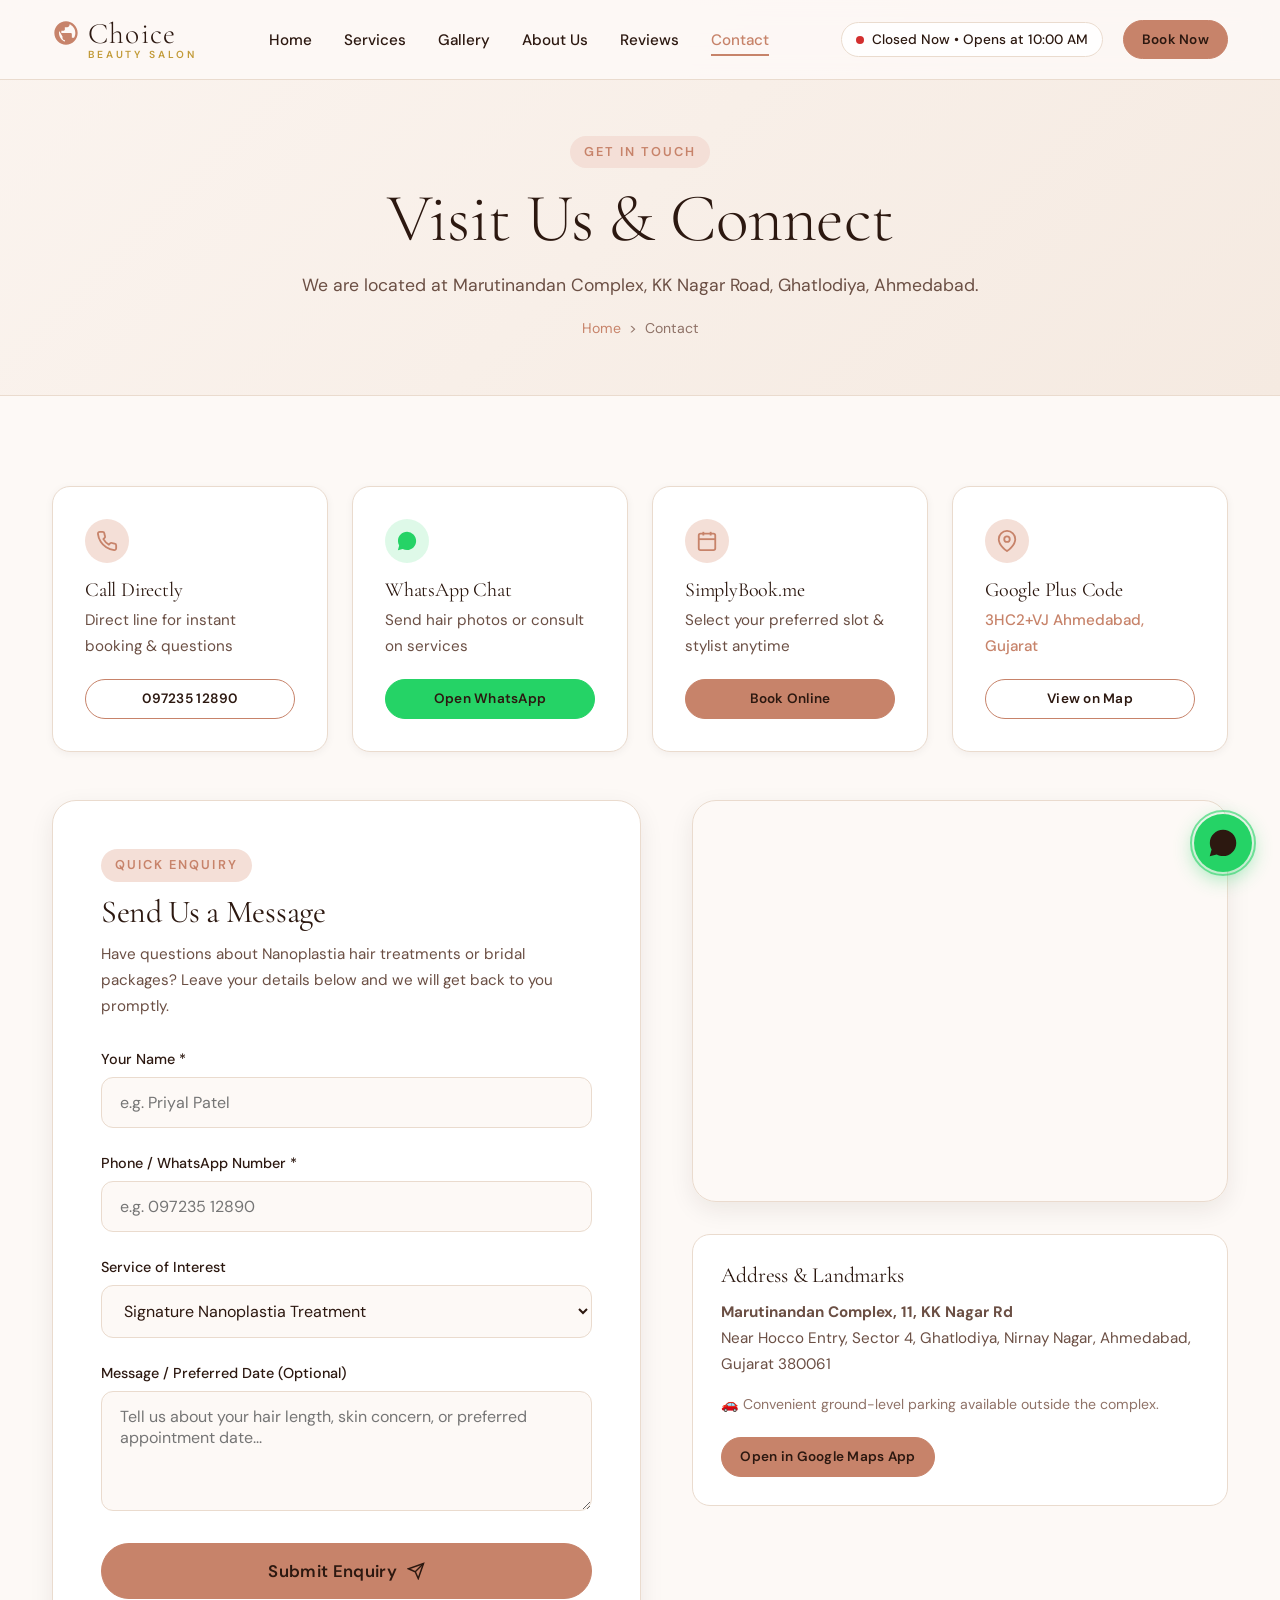
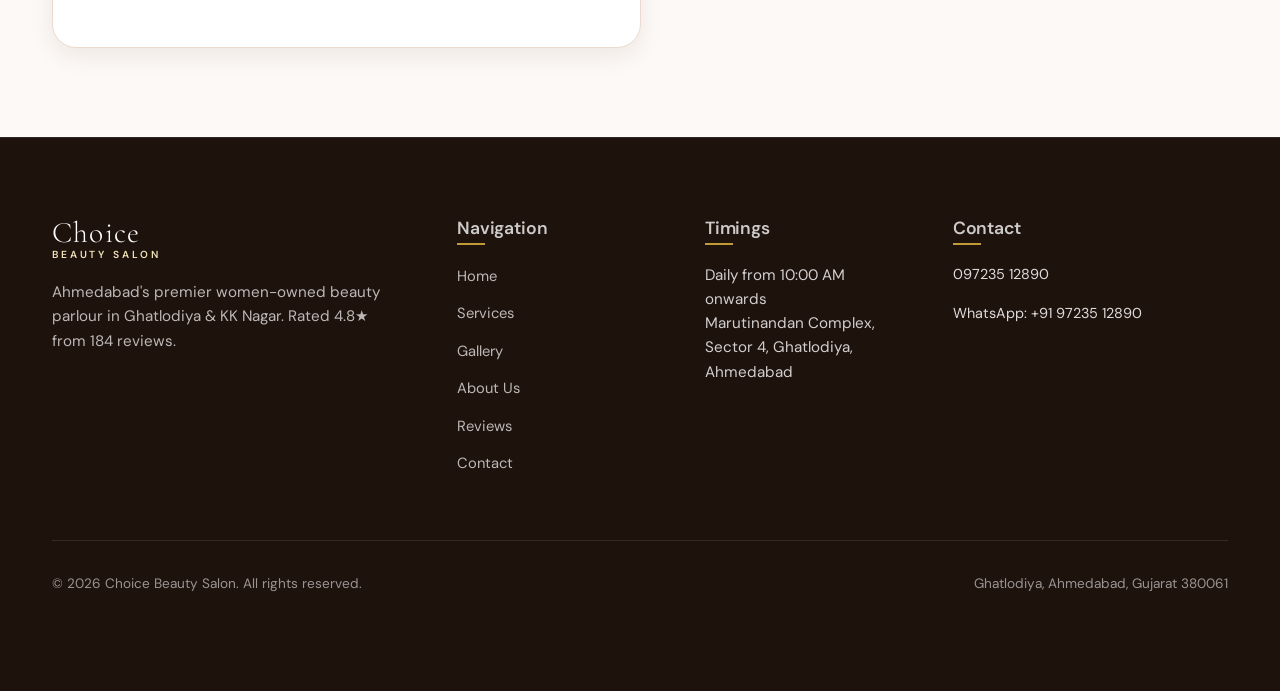
<file: contact.html>
<!DOCTYPE html>
<html lang="en">
<head>
  <meta charset="UTF-8">
  <meta name="viewport" content="width=device-width, initial-scale=1.0, viewport-fit=cover">
  <title>Contact & Location — Choice Beauty Salon Ghatlodiya, Ahmedabad</title>
  <meta name="description" content="Visit Choice Beauty Salon at Marutinandan Complex, KK Nagar Rd, Ghatlodiya, Ahmedabad 380061. Call 097235 12890, chat on WhatsApp, or book online via SimplyBook.me.">
  <link rel="canonical" href="https://choicebeautysalon.in/contact.html">

  <meta property="og:type" content="website">
  <meta property="og:url" content="https://choicebeautysalon.in/contact.html">
  <meta property="og:title" content="Contact & Location — Choice Beauty Salon Ahmedabad">
  <meta property="og:description" content="Reach Choice Beauty Salon in Ghatlodiya, Ahmedabad. Directions, hours, and booking.">
  <meta property="og:image" content="https://choicebeautysalon.in/images/gallery/salon-ambiance.jpg">

  <!-- Google Fonts -->
  <link rel="preconnect" href="https://fonts.googleapis.com">
  <link rel="preconnect" href="https://fonts.gstatic.com" crossorigin>
  <link href="https://fonts.googleapis.com/css2?family=Cormorant+Garamond:ital,wght@0,300;0,400;0,600;1,400&family=DM+Sans:ital,wght@0,400;0,500;0,600;0,700;1,400&display=swap" rel="stylesheet">

  <!-- Stylesheets -->
  <link rel="stylesheet" href="css/variables.css?v=1.2">
  <link rel="stylesheet" href="css/base.css?v=1.2">
  <link rel="stylesheet" href="css/components.css?v=1.2">
  <link rel="stylesheet" href="css/layout.css?v=1.2">
  <link rel="stylesheet" href="css/animations.css?v=1.2">
  <link rel="stylesheet" href="css/mobile.css?v=1.0">
</head>
<body>

  <!-- Skip link -->
  <a href="#main-content" class="skip-link">Skip to main content</a>

  <!-- Header -->
  <header class="site-header" id="site-header">
    <div class="container header-container">
      <a href="index.html" class="brand-wordmark" aria-label="Choice Beauty Salon Home">
        <div class="brand-wordmark-row">
          <svg class="brand-icon-symbol" viewBox="0 0 24 24">
            <path d="M12 2C6.48 2 2 6.48 2 12s4.48 10 10 10 10-4.48 10-10S17.52 2 12 2zm1 17.93c-3.95-.49-7-3.85-7-7.93 0-.62.08-1.21.21-1.79L9 15v1c0 1.1.9 2 2 2v1.93zm6.9-2.54c-.26-.81-1-1.39-1.9-1.39h-1v-3c0-.55-.45-1-1-1H8v-2h2c.55 0 1-.45 1-1V7h2c1.1 0 2-.9 2-2v-.41c2.93 1.19 5 4.06 5 7.41 0 2.08-.8 3.97-2.1 5.4z"/>
          </svg>
          <span class="brand-title">Choice</span>
        </div>
        <span class="brand-subtitle">Beauty Salon</span>
      </a>

      <nav class="main-nav" aria-label="Main Navigation">
        <ul class="nav-links">
          <li><a href="index.html" class="nav-link">Home</a></li>
          <li><a href="services.html" class="nav-link">Services</a></li>
          <li><a href="gallery.html" class="nav-link">Gallery</a></li>
          <li><a href="about.html" class="nav-link">About Us</a></li>
          <li><a href="reviews.html" class="nav-link">Reviews</a></li>
          <li><a href="contact.html" class="nav-link active">Contact</a></li>
        </ul>
      </nav>

      <div class="header-actions">
        <div class="hours-status-badge">
          <span class="status-dot open"></span>
          <span class="status-text">Opens 10 AM</span>
        </div>
        <a href="https://r.postserver.simplybook.me" target="_blank" rel="noopener noreferrer" class="btn btn-primary btn-sm header-cta-btn btn-booking">
          <span>Book Now</span>
        </a>
        <button class="menu-toggle" id="menu-toggle-btn" aria-label="Open mobile menu" aria-expanded="false">
          <svg viewBox="0 0 24 24" fill="none" stroke="currentColor" stroke-width="2">
            <line x1="3" y1="12" x2="21" y2="12"></line>
            <line x1="3" y1="6" x2="21" y2="6"></line>
            <line x1="3" y1="18" x2="21" y2="18"></line>
          </svg>
        </button>
      </div>
    </div>
  </header>

  <!-- Mobile Drawer -->
  <div class="drawer-backdrop"></div>
  <aside class="mobile-nav-drawer" aria-label="Mobile navigation drawer">
    <div class="drawer-header">
      <div class="brand-wordmark">
        <span class="brand-title">Choice</span>
        <span class="brand-subtitle">Beauty Salon</span>
      </div>
      <button class="drawer-close" aria-label="Close mobile menu">
        <svg width="24" height="24" viewBox="0 0 24 24" fill="none" stroke="currentColor" stroke-width="2">
          <line x1="18" y1="6" x2="6" y2="18"></line>
          <line x1="6" y1="6" x2="18" y2="18"></line>
        </svg>
      </button>
    </div>
    <ul class="drawer-links">
      <li><a href="index.html" class="drawer-link">Home</a></li>
      <li><a href="services.html" class="drawer-link">Services & Treatments</a></li>
      <li><a href="gallery.html" class="drawer-link">Before & After Gallery</a></li>
      <li><a href="about.html" class="drawer-link">About Our Salon</a></li>
      <li><a href="reviews.html" class="drawer-link">Client Reviews</a></li>
      <li><a href="contact.html" class="drawer-link active">Location & Contact</a></li>
    </ul>
    <div class="drawer-actions">
      <a href="https://r.postserver.simplybook.me" target="_blank" rel="noopener noreferrer" class="btn btn-primary btn-booking" style="width: 100%;">Book Appointment</a>
      <a href="tel:+919723512890" class="btn btn-secondary" style="width: 100%;">Call: 097235 12890</a>
    </div>
  </aside>

  <!-- Page Hero -->
  <main id="main-content">
    <section class="page-hero">
      <div class="container">
        <span class="section-tag">Get In Touch</span>
        <h1 class="section-title">Visit Us & Connect</h1>
        <p class="section-desc">
          We are located at Marutinandan Complex, KK Nagar Road, Ghatlodiya, Ahmedabad.
        </p>
        <div class="breadcrumb">
          <a href="index.html">Home</a> &gt; <span>Contact</span>
        </div>
      </div>
    </section>

    <!-- Contact Cards Row -->
    <section class="section" style="padding-bottom: 2rem;">
      <div class="container">
        <div style="display: grid; grid-template-columns: repeat(auto-fit, minmax(260px, 1fr)); gap: 1.5rem;">
          
          <!-- Card 1: Phone -->
          <div style="background: var(--color-surface-card); border: 1px solid var(--color-border); border-radius: var(--radius-lg); padding: 2rem; box-shadow: var(--shadow-sm); display: flex; flex-direction: column; align-items: flex-start;">
            <div class="trust-icon-box" style="margin-bottom: 1rem;">
              <svg width="22" height="22" viewBox="0 0 24 24" fill="none" stroke="currentColor" stroke-width="2">
                <path d="M22 16.92v3a2 2 0 0 1-2.18 2 19.79 19.79 0 0 1-8.63-3.07 19.5 19.5 0 0 1-6-6 19.79 19.79 0 0 1-3.07-8.67A2 2 0 0 1 4.11 2h3a2 2 0 0 1 2 1.72 12.84 12.84 0 0 0 .7 2.81 2 2 0 0 1-.45 2.11L8.09 9.91a16 16 0 0 0 6 6l1.27-1.27a2 2 0 0 1 2.11-.45 12.84 12.84 0 0 0 2.81.7A2 2 0 0 1 22 16.92z"></path>
              </svg>
            </div>
            <h3 style="font-size: 1.25rem; margin-bottom: 6px;">Call Directly</h3>
            <p style="font-size: 0.95rem; margin-bottom: 1.25rem; color: var(--color-text-secondary);">Direct line for instant booking & questions</p>
            <a href="tel:+919723512890" class="btn btn-secondary btn-sm" style="margin-top: auto; width: 100%;">097235 12890</a>
          </div>

          <!-- Card 2: WhatsApp -->
          <div style="background: var(--color-surface-card); border: 1px solid var(--color-border); border-radius: var(--radius-lg); padding: 2rem; box-shadow: var(--shadow-sm); display: flex; flex-direction: column; align-items: flex-start;">
            <div class="trust-icon-box" style="margin-bottom: 1rem; background: rgba(37, 211, 102, 0.15); color: var(--color-whatsapp);">
              <svg width="22" height="22" viewBox="0 0 24 24" fill="currentColor">
                <path d="M12.04 2c-5.46 0-9.91 4.45-9.91 9.91 0 1.75.46 3.45 1.32 4.95L2.05 22l5.25-1.38c1.45.79 3.08 1.21 4.74 1.21 5.46 0 9.91-4.45 9.91-9.91 0-2.65-1.03-5.14-2.9-7.01A9.816 9.816 0 0 0 12.04 2z"/>
              </svg>
            </div>
            <h3 style="font-size: 1.25rem; margin-bottom: 6px;">WhatsApp Chat</h3>
            <p style="font-size: 0.95rem; margin-bottom: 1.25rem; color: var(--color-text-secondary);">Send hair photos or consult on services</p>
            <a href="https://wa.me/919723512890?text=Hello%2C%20I%20would%20like%20to%20consult%20regarding%20Choice%20Beauty%20Salon%20services." target="_blank" rel="noopener noreferrer" class="btn btn-whatsapp btn-sm" style="margin-top: auto; width: 100%;">Open WhatsApp</a>
          </div>

          <!-- Card 3: Online Booking -->
          <div style="background: var(--color-surface-card); border: 1px solid var(--color-border); border-radius: var(--radius-lg); padding: 2rem; box-shadow: var(--shadow-sm); display: flex; flex-direction: column; align-items: flex-start;">
            <div class="trust-icon-box" style="margin-bottom: 1rem;">
              <svg width="22" height="22" viewBox="0 0 24 24" fill="none" stroke="currentColor" stroke-width="2">
                <rect x="3" y="4" width="18" height="18" rx="2" ry="2"></rect>
                <line x1="16" y1="2" x2="16" y2="6"></line>
                <line x1="8" y1="2" x2="8" y2="6"></line>
                <line x1="3" y1="10" x2="21" y2="10"></line>
              </svg>
            </div>
            <h3 style="font-size: 1.25rem; margin-bottom: 6px;">SimplyBook.me</h3>
            <p style="font-size: 0.95rem; margin-bottom: 1.25rem; color: var(--color-text-secondary);">Select your preferred slot & stylist anytime</p>
            <a href="https://r.postserver.simplybook.me" target="_blank" rel="noopener noreferrer" class="btn btn-primary btn-sm btn-booking" style="margin-top: auto; width: 100%;">Book Online</a>
          </div>

          <!-- Card 4: Location -->
          <div style="background: var(--color-surface-card); border: 1px solid var(--color-border); border-radius: var(--radius-lg); padding: 2rem; box-shadow: var(--shadow-sm); display: flex; flex-direction: column; align-items: flex-start;">
            <div class="trust-icon-box" style="margin-bottom: 1rem;">
              <svg width="22" height="22" viewBox="0 0 24 24" fill="none" stroke="currentColor" stroke-width="2">
                <path d="M21 10c0 7-9 13-9 13s-9-6-9-13a9 9 0 0 1 18 0z"></path>
                <circle cx="12" cy="10" r="3"></circle>
              </svg>
            </div>
            <h3 style="font-size: 1.25rem; margin-bottom: 6px;">Google Plus Code</h3>
            <p style="font-size: 0.95rem; margin-bottom: 1.25rem; color: var(--color-primary); font-weight: 500;">3HC2+VJ Ahmedabad, Gujarat</p>
            <a href="https://maps.app.goo.gl/6WDFSV6VFLX1EU9y9" target="_blank" rel="noopener noreferrer" class="btn btn-secondary btn-sm" style="margin-top: auto; width: 100%;">View on Map</a>
          </div>

        </div>
      </div>
    </section>

    <!-- Map & Contact Form Grid -->
    <section class="section" style="padding-top: 1rem;">
      <div class="container">
        <div class="contact-grid">
          
          <!-- Contact Form Card -->
          <div class="form-card">
            <span class="section-tag">Quick Enquiry</span>
            <h2 style="font-size: 2rem; margin-bottom: 0.75rem;">Send Us a Message</h2>
            <p style="font-size: 0.95rem; margin-bottom: 1.75rem;">
              Have questions about Nanoplastia hair treatments or bridal packages? Leave your details below and we will get back to you promptly.
            </p>

            <div id="form-status-msg" class="form-status"></div>

            <form id="salon-contact-form" action="https://formspree.io/f/placeholder_form_id" method="POST">
              <!-- Spam Honeypot -->
              <input type="text" name="_honey" style="display:none" tabindex="-1" autocomplete="off">

              <div class="form-group">
                <label for="client-name" class="form-label">Your Name *</label>
                <input type="text" id="client-name" name="name" class="form-input" placeholder="e.g. Priyal Patel" required autocomplete="name">
              </div>

              <div class="form-group">
                <label for="client-phone" class="form-label">Phone / WhatsApp Number *</label>
                <input type="tel" id="client-phone" name="phone" class="form-input" placeholder="e.g. 097235 12890" required inputmode="tel" autocomplete="tel">
              </div>

              <div class="form-group">
                <label for="client-service" class="form-label">Service of Interest</label>
                <select id="client-service" name="service" class="form-select">
                  <option value="Nanoplastia Hair Treatment">Signature Nanoplastia Treatment</option>
                  <option value="Precision Haircut & Styling">Precision Haircut & Styling</option>
                  <option value="Hair Spa & Smoothening">Hair Spa & Smoothening</option>
                  <option value="Radiance Facial / Cleanup">Radiance Facial / Skin Cleanup</option>
                  <option value="Hygienic Waxing">Hygienic Waxing Services</option>
                  <option value="Bridal Makeup Consultation">Bridal Makeup & Trousseau</option>
                  <option value="General Consultation">Other / General Consultation</option>
                </select>
              </div>

              <div class="form-group">
                <label for="client-message" class="form-label">Message / Preferred Date (Optional)</label>
                <textarea id="client-message" name="message" class="form-textarea" placeholder="Tell us about your hair length, skin concern, or preferred appointment date..."></textarea>
              </div>

              <button type="submit" class="btn btn-primary btn-lg" style="width: 100%;">
                <span>Submit Enquiry</span>
                <svg width="18" height="18" viewBox="0 0 24 24" fill="none" stroke="currentColor" stroke-width="2">
                  <line x1="22" y1="2" x2="11" y2="13"></line>
                  <polygon points="22 2 15 22 11 13 2 9 22 2"></polygon>
                </svg>
              </button>
            </form>
          </div>

          <!-- Address & Interactive Map -->
          <div>
            <div class="map-wrapper" style="margin-bottom: 2rem;">
              <iframe 
                src="https://maps.google.com/maps?q=Marutinandan+Complex+KK+Nagar+Rd+Ghatlodiya+Ahmedabad&t=&z=15&ie=UTF8&iwloc=&output=embed" 
                loading="lazy" 
                referrerpolicy="no-referrer-when-downgrade"
                title="Choice Beauty Salon location on Google Maps">
              </iframe>
            </div>

            <div style="background: var(--color-surface-card); border: 1px solid var(--color-border); border-radius: var(--radius-lg); padding: 1.75rem;">
              <h3 style="font-size: 1.35rem; margin-bottom: 0.75rem;">Address & Landmarks</h3>
              <p style="font-size: 0.95rem; color: var(--color-text-secondary); margin-bottom: 1rem;">
                <strong>Marutinandan Complex, 11, KK Nagar Rd</strong><br>
                Near Hocco Entry, Sector 4, Ghatlodiya, Nirnay Nagar, Ahmedabad, Gujarat 380061
              </p>
              <p style="font-size: 0.88rem; color: var(--color-text-muted); margin-bottom: 1.25rem;">
                🚗 Convenient ground-level parking available outside the complex.
              </p>
              <a href="https://maps.app.goo.gl/6WDFSV6VFLX1EU9y9" target="_blank" rel="noopener noreferrer" class="btn btn-primary btn-sm">
                Open in Google Maps App
              </a>
            </div>
          </div>

        </div>
      </div>
    </section>
  </main>

  <!-- Footer -->
  <footer class="site-footer">
    <div class="container">
      <div class="footer-grid">
        <div class="footer-brand">
          <div class="brand-wordmark" style="color: #FFF;">
            <span class="brand-title" style="color: #FFF;">Choice</span>
            <span class="brand-subtitle" style="padding-left: 0; color: var(--color-accent-light);">Beauty Salon</span>
          </div>
          <p>Ahmedabad's premier women-owned beauty parlour in Ghatlodiya & KK Nagar. Rated 4.8★ from 184 reviews.</p>
        </div>
        <div class="footer-col">
          <h4>Navigation</h4>
          <ul class="footer-links">
            <li><a href="index.html" class="footer-link">Home</a></li>
            <li><a href="services.html" class="footer-link">Services</a></li>
            <li><a href="gallery.html" class="footer-link">Gallery</a></li>
            <li><a href="about.html" class="footer-link">About Us</a></li>
            <li><a href="reviews.html" class="footer-link">Reviews</a></li>
            <li><a href="contact.html" class="footer-link">Contact</a></li>
          </ul>
        </div>
        <div class="footer-col">
          <h4>Timings</h4>
          <p style="font-size: 0.95rem; color: rgba(255,255,255,0.8); line-height: 1.6;">
            Daily from 10:00 AM onwards<br>
            Marutinandan Complex, Sector 4, Ghatlodiya, Ahmedabad
          </p>
        </div>
        <div class="footer-col">
          <h4>Contact</h4>
          <ul class="footer-contact-list">
            <li class="footer-contact-item"><a href="tel:+919723512890">097235 12890</a></li>
            <li class="footer-contact-item"><a href="https://wa.me/919723512890" target="_blank" rel="noopener noreferrer">WhatsApp: +91 97235 12890</a></li>
          </ul>
        </div>
      </div>
      <div class="footer-bottom">
        <div>&copy; 2026 Choice Beauty Salon. All rights reserved.</div>
        <div>Ghatlodiya, Ahmedabad, Gujarat 380061</div>
      </div>
    </div>
  </footer>

  <!-- WhatsApp FAB -->
  <a href="https://wa.me/919723512890" target="_blank" rel="noopener noreferrer" class="whatsapp-fab" aria-label="Chat on WhatsApp">
    <svg width="32" height="32" viewBox="0 0 24 24" fill="currentColor">
      <path d="M12.04 2c-5.46 0-9.91 4.45-9.91 9.91 0 1.75.46 3.45 1.32 4.95L2.05 22l5.25-1.38c1.45.79 3.08 1.21 4.74 1.21 5.46 0 9.91-4.45 9.91-9.91 0-2.65-1.03-5.14-2.9-7.01A9.816 9.816 0 0 0 12.04 2z"/>
    </svg>
  </a>

  <!-- Mobile Bar -->
  <nav class="mobile-action-bar" aria-label="Mobile quick actions">
    <a href="tel:+919723512890" class="mobile-action-link">
      <svg viewBox="0 0 24 24" fill="none" stroke="currentColor" stroke-width="2"><path d="M22 16.92v3a2 2 0 0 1-2.18 2 19.79 19.79 0 0 1-8.63-3.07 19.5 19.5 0 0 1-6-6 19.79 19.79 0 0 1-3.07-8.67A2 2 0 0 1 4.11 2h3a2 2 0 0 1 2 1.72 12.84 12.84 0 0 0 .7 2.81 2 2 0 0 1-.45 2.11L8.09 9.91a16 16 0 0 0 6 6l1.27-1.27a2 2 0 0 1 2.11-.45 12.84 12.84 0 0 0 2.81.7A2 2 0 0 1 22 16.92z"></path></svg>
      <span>Call</span>
    </a>
    <a href="https://wa.me/919723512890" target="_blank" rel="noopener noreferrer" class="mobile-action-link">
      <svg viewBox="0 0 24 24" fill="currentColor"><path d="M12.04 2c-5.46 0-9.91 4.45-9.91 9.91 0 1.75.46 3.45 1.32 4.95L2.05 22l5.25-1.38c1.45.79 3.08 1.21 4.74 1.21 5.46 0 9.91-4.45 9.91-9.91 0-2.65-1.03-5.14-2.9-7.01A9.816 9.816 0 0 0 12.04 2z"/></svg>
      <span>WhatsApp</span>
    </a>
    <a href="https://r.postserver.simplybook.me" target="_blank" rel="noopener noreferrer" class="mobile-action-link primary-btn btn-booking">
      <svg viewBox="0 0 24 24" fill="none" stroke="currentColor" stroke-width="2"><rect x="3" y="4" width="18" height="18" rx="2" ry="2"></rect><line x1="16" y1="2" x2="16" y2="6"></line><line x1="8" y1="2" x2="8" y2="6"></line><line x1="3" y1="10" x2="21" y2="10"></line></svg>
      <span>Book</span>
    </a>
    <a href="https://maps.app.goo.gl/6WDFSV6VFLX1EU9y9" target="_blank" rel="noopener noreferrer" class="mobile-action-link">
      <svg viewBox="0 0 24 24" fill="none" stroke="currentColor" stroke-width="2"><polygon points="3 11 22 2 13 21 11 13 3 11"></polygon></svg>
      <span>Directions</span>
    </a>
  </nav>

  <script src="config.js"></script>
  <script src="js/main.js"></script>
  <script src="js/contact.js"></script>
</body>
</html>
</file>
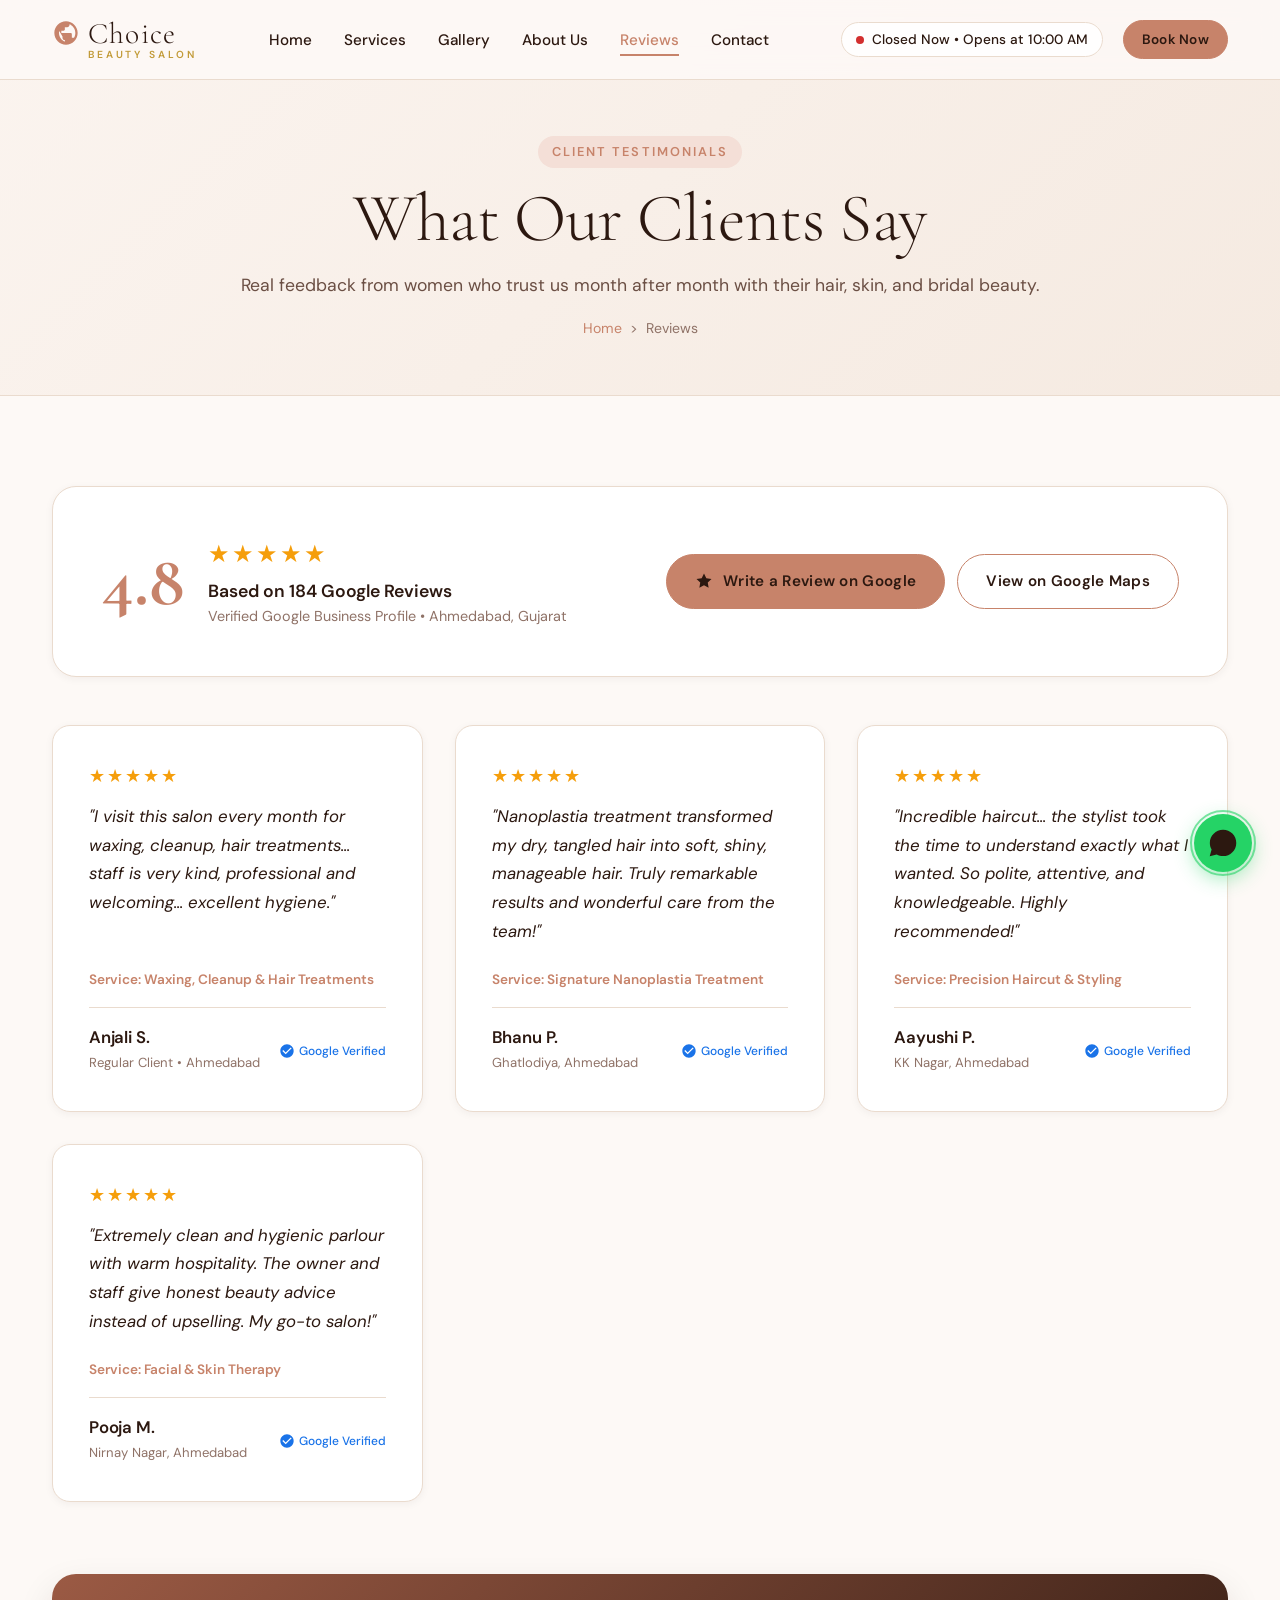
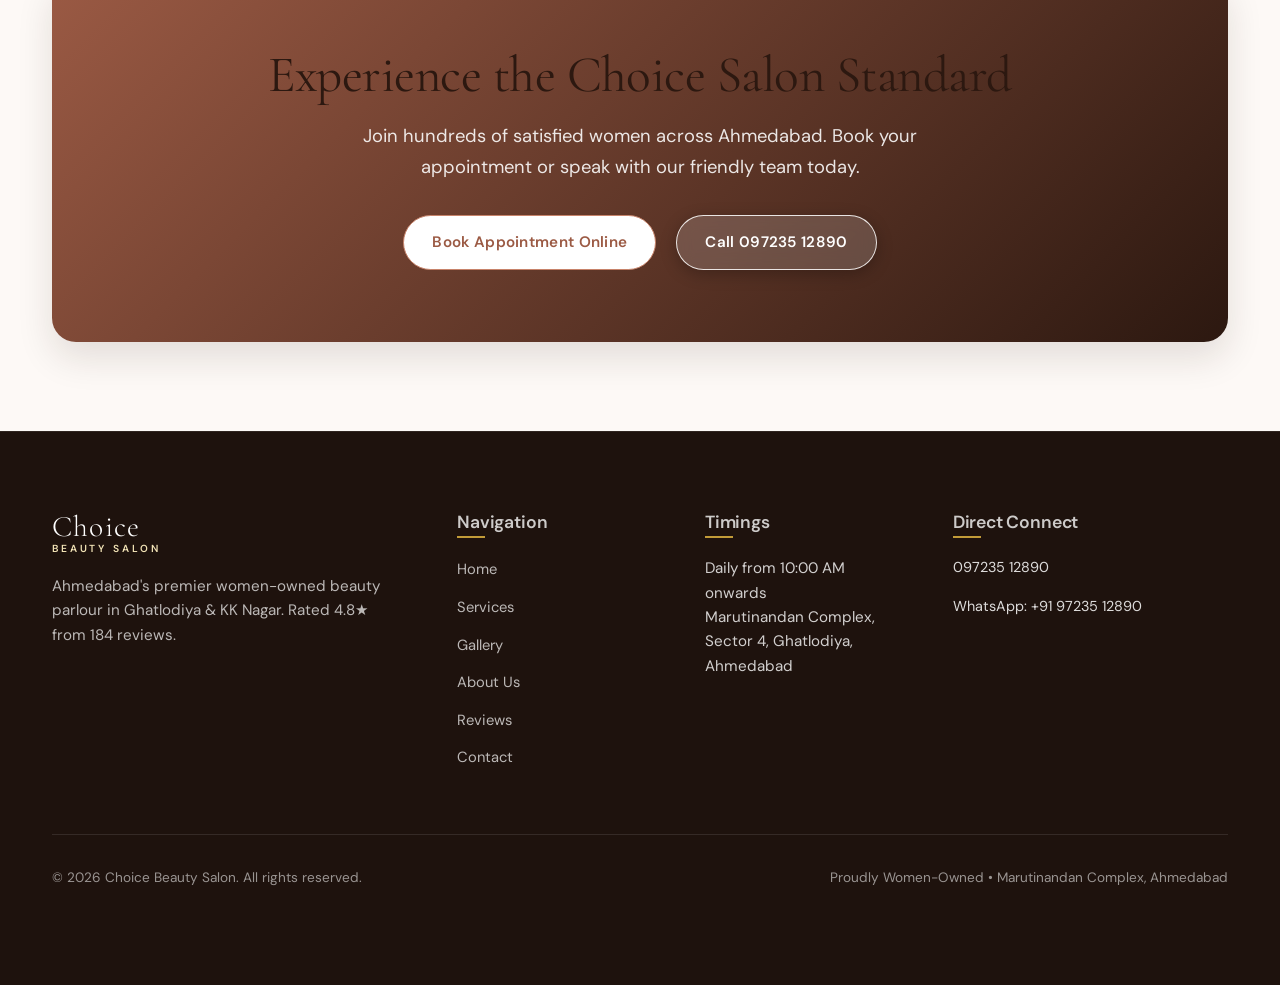
<file: reviews.html>
<!DOCTYPE html>
<html lang="en">
<head>
  <meta charset="UTF-8">
  <meta name="viewport" content="width=device-width, initial-scale=1.0, viewport-fit=cover">
  <title>Customer Reviews (4.8★) — Choice Beauty Salon Ahmedabad</title>
  <meta name="description" content="Read real Google reviews from 180+ happy clients of Choice Beauty Salon in Ghatlodiya, Ahmedabad. Verified ratings for Nanoplastia, haircuts, facials, waxing & bridal makeup.">
  <link rel="canonical" href="https://choicebeautysalon.in/reviews.html">

  <meta property="og:type" content="website">
  <meta property="og:url" content="https://choicebeautysalon.in/reviews.html">
  <meta property="og:title" content="Client Reviews — Choice Beauty Salon Ahmedabad">
  <meta property="og:description" content="Rated 4.8★ from 184 Google reviews. Read authentic client testimonials from women in Ghatlodiya and KK Nagar.">
  <meta property="og:image" content="https://choicebeautysalon.in/images/services/hair-treatments.jpg">

  <!-- Google Fonts -->
  <link rel="preconnect" href="https://fonts.googleapis.com">
  <link rel="preconnect" href="https://fonts.gstatic.com" crossorigin>
  <link href="https://fonts.googleapis.com/css2?family=Cormorant+Garamond:ital,wght@0,300;0,400;0,600;1,400&family=DM+Sans:ital,wght@0,400;0,500;0,600;0,700;1,400&display=swap" rel="stylesheet">

  <!-- Stylesheets -->
  <link rel="stylesheet" href="css/variables.css?v=1.2">
  <link rel="stylesheet" href="css/base.css?v=1.2">
  <link rel="stylesheet" href="css/components.css?v=1.2">
  <link rel="stylesheet" href="css/layout.css?v=1.2">
  <link rel="stylesheet" href="css/animations.css?v=1.2">
  <link rel="stylesheet" href="css/mobile.css?v=1.0">
</head>
<body>

  <!-- Skip link -->
  <a href="#main-content" class="skip-link">Skip to main content</a>

  <!-- Header -->
  <header class="site-header" id="site-header">
    <div class="container header-container">
      <a href="index.html" class="brand-wordmark" aria-label="Choice Beauty Salon Home">
        <div class="brand-wordmark-row">
          <svg class="brand-icon-symbol" viewBox="0 0 24 24">
            <path d="M12 2C6.48 2 2 6.48 2 12s4.48 10 10 10 10-4.48 10-10S17.52 2 12 2zm1 17.93c-3.95-.49-7-3.85-7-7.93 0-.62.08-1.21.21-1.79L9 15v1c0 1.1.9 2 2 2v1.93zm6.9-2.54c-.26-.81-1-1.39-1.9-1.39h-1v-3c0-.55-.45-1-1-1H8v-2h2c.55 0 1-.45 1-1V7h2c1.1 0 2-.9 2-2v-.41c2.93 1.19 5 4.06 5 7.41 0 2.08-.8 3.97-2.1 5.4z"/>
          </svg>
          <span class="brand-title">Choice</span>
        </div>
        <span class="brand-subtitle">Beauty Salon</span>
      </a>

      <nav class="main-nav" aria-label="Main Navigation">
        <ul class="nav-links">
          <li><a href="index.html" class="nav-link">Home</a></li>
          <li><a href="services.html" class="nav-link">Services</a></li>
          <li><a href="gallery.html" class="nav-link">Gallery</a></li>
          <li><a href="about.html" class="nav-link">About Us</a></li>
          <li><a href="reviews.html" class="nav-link active">Reviews</a></li>
          <li><a href="contact.html" class="nav-link">Contact</a></li>
        </ul>
      </nav>

      <div class="header-actions">
        <div class="hours-status-badge">
          <span class="status-dot open"></span>
          <span class="status-text">Opens 10 AM</span>
        </div>
        <a href="https://r.postserver.simplybook.me" target="_blank" rel="noopener noreferrer" class="btn btn-primary btn-sm header-cta-btn btn-booking">
          <span>Book Now</span>
        </a>
        <button class="menu-toggle" id="menu-toggle-btn" aria-label="Open mobile menu" aria-expanded="false">
          <svg viewBox="0 0 24 24" fill="none" stroke="currentColor" stroke-width="2">
            <line x1="3" y1="12" x2="21" y2="12"></line>
            <line x1="3" y1="6" x2="21" y2="6"></line>
            <line x1="3" y1="18" x2="21" y2="18"></line>
          </svg>
        </button>
      </div>
    </div>
  </header>

  <!-- Mobile Drawer -->
  <div class="drawer-backdrop"></div>
  <aside class="mobile-nav-drawer" aria-label="Mobile navigation drawer">
    <div class="drawer-header">
      <div class="brand-wordmark">
        <span class="brand-title">Choice</span>
        <span class="brand-subtitle">Beauty Salon</span>
      </div>
      <button class="drawer-close" aria-label="Close mobile menu">
        <svg width="24" height="24" viewBox="0 0 24 24" fill="none" stroke="currentColor" stroke-width="2">
          <line x1="18" y1="6" x2="6" y2="18"></line>
          <line x1="6" y1="6" x2="18" y2="18"></line>
        </svg>
      </button>
    </div>
    <ul class="drawer-links">
      <li><a href="index.html" class="drawer-link">Home</a></li>
      <li><a href="services.html" class="drawer-link">Services & Treatments</a></li>
      <li><a href="gallery.html" class="drawer-link">Before & After Gallery</a></li>
      <li><a href="about.html" class="drawer-link">About Our Salon</a></li>
      <li><a href="reviews.html" class="drawer-link active">Client Reviews (4.8★)</a></li>
      <li><a href="contact.html" class="drawer-link">Location & Contact</a></li>
    </ul>
    <div class="drawer-actions">
      <a href="https://r.postserver.simplybook.me" target="_blank" rel="noopener noreferrer" class="btn btn-primary btn-booking" style="width: 100%;">Book Appointment</a>
      <a href="tel:+919723512890" class="btn btn-secondary" style="width: 100%;">Call: 097235 12890</a>
    </div>
  </aside>

  <!-- Page Hero -->
  <main id="main-content">
    <section class="page-hero">
      <div class="container">
        <span class="section-tag">Client Testimonials</span>
        <h1 class="section-title">What Our Clients Say</h1>
        <p class="section-desc">
          Real feedback from women who trust us month after month with their hair, skin, and bridal beauty.
        </p>
        <div class="breadcrumb">
          <a href="index.html">Home</a> &gt; <span>Reviews</span>
        </div>
      </div>
    </section>

    <!-- Score Summary Banner -->
    <section class="section" style="padding-bottom: 2rem;">
      <div class="container">
        <div class="score-banner-inner" style="background: var(--color-surface-card); border: 1px solid var(--color-border); border-radius: var(--radius-xl); padding: clamp(2rem, 4vw, 3rem); box-shadow: var(--shadow-sm);">
          
          <div class="score-row">
            <div style="font-size: clamp(3rem, 6vw, 4.5rem); font-family: var(--font-serif); font-weight: bold; color: var(--color-primary); line-height: 1;">
              4.8
            </div>
            <div>
              <div class="stars" style="font-size: 1.5rem; margin-bottom: 4px;">★★★★★</div>
              <div style="font-weight: 600; font-size: 1.1rem; color: var(--color-text-primary);">
                Based on 184 Google Reviews
              </div>
              <div style="font-size: 0.9rem; color: var(--color-text-muted);">
                Verified Google Business Profile • Ahmedabad, Gujarat
              </div>
            </div>
          </div>

          <div class="score-cta">
            <a href="https://maps.app.goo.gl/6WDFSV6VFLX1EU9y9" target="_blank" rel="noopener noreferrer" class="btn btn-primary">
              <svg width="18" height="18" viewBox="0 0 24 24" fill="currentColor">
                <polygon points="12 2 15.09 8.26 22 9.27 17 14.14 18.18 21.02 12 17.77 5.82 21.02 7 14.14 2 9.27 8.91 8.26 12 2"></polygon>
              </svg>
              <span>Write a Review on Google</span>
            </a>
            <a href="https://maps.app.goo.gl/6WDFSV6VFLX1EU9y9" target="_blank" rel="noopener noreferrer" class="btn btn-secondary">
              View on Google Maps
            </a>
          </div>

        </div>
      </div>
    </section>

    <!-- Reviews Grid -->
    <section class="section" style="padding-top: 1rem;">
      <div class="container">
        
        <div class="testimonials-grid">
          
          <!-- Review 1: Anjali S. -->
          <article class="testimonial-card">
            <div class="stars" style="margin-bottom: 0.75rem;">★★★★★</div>
            <p class="testimonial-text">
              "I visit this salon every month for waxing, cleanup, hair treatments... staff is very kind, professional and welcoming... excellent hygiene."
            </p>
            <div style="font-size: 0.85rem; color: var(--color-primary); font-weight: 600; margin-bottom: 1rem;">
              Service: Waxing, Cleanup & Hair Treatments
            </div>
            <div class="testimonial-author">
              <div class="author-info">
                <h4>Anjali S.</h4>
                <span>Regular Client • Ahmedabad</span>
              </div>
              <div class="google-verified-badge">
                <svg width="16" height="16" viewBox="0 0 24 24" fill="#1A73E8"><path d="M12 2C6.48 2 2 6.48 2 12s4.48 10 10 10 10-4.48 10-10S17.52 2 12 2zm-2 15l-5-5 1.41-1.41L10 14.17l7.59-7.59L19 8l-9 9z"/></svg>
                <span>Google Verified</span>
              </div>
            </div>
          </article>

          <!-- Review 2: Bhanu P. -->
          <article class="testimonial-card">
            <div class="stars" style="margin-bottom: 0.75rem;">★★★★★</div>
            <p class="testimonial-text">
              "Nanoplastia treatment transformed my dry, tangled hair into soft, shiny, manageable hair. Truly remarkable results and wonderful care from the team!"
            </p>
            <div style="font-size: 0.85rem; color: var(--color-primary); font-weight: 600; margin-bottom: 1rem;">
              Service: Signature Nanoplastia Treatment
            </div>
            <div class="testimonial-author">
              <div class="author-info">
                <h4>Bhanu P.</h4>
                <span>Ghatlodiya, Ahmedabad</span>
              </div>
              <div class="google-verified-badge">
                <svg width="16" height="16" viewBox="0 0 24 24" fill="#1A73E8"><path d="M12 2C6.48 2 2 6.48 2 12s4.48 10 10 10 10-4.48 10-10S17.52 2 12 2zm-2 15l-5-5 1.41-1.41L10 14.17l7.59-7.59L19 8l-9 9z"/></svg>
                <span>Google Verified</span>
              </div>
            </div>
          </article>

          <!-- Review 3: Aayushi P. -->
          <article class="testimonial-card">
            <div class="stars" style="margin-bottom: 0.75rem;">★★★★★</div>
            <p class="testimonial-text">
              "Incredible haircut... the stylist took the time to understand exactly what I wanted. So polite, attentive, and knowledgeable. Highly recommended!"
            </p>
            <div style="font-size: 0.85rem; color: var(--color-primary); font-weight: 600; margin-bottom: 1rem;">
              Service: Precision Haircut & Styling
            </div>
            <div class="testimonial-author">
              <div class="author-info">
                <h4>Aayushi P.</h4>
                <span>KK Nagar, Ahmedabad</span>
              </div>
              <div class="google-verified-badge">
                <svg width="16" height="16" viewBox="0 0 24 24" fill="#1A73E8"><path d="M12 2C6.48 2 2 6.48 2 12s4.48 10 10 10 10-4.48 10-10S17.52 2 12 2zm-2 15l-5-5 1.41-1.41L10 14.17l7.59-7.59L19 8l-9 9z"/></svg>
                <span>Google Verified</span>
              </div>
            </div>
          </article>

          <!-- Review 4: Pooja M. -->
          <article class="testimonial-card">
            <div class="stars" style="margin-bottom: 0.75rem;">★★★★★</div>
            <p class="testimonial-text">
              "Extremely clean and hygienic parlour with warm hospitality. The owner and staff give honest beauty advice instead of upselling. My go-to salon!"
            </p>
            <div style="font-size: 0.85rem; color: var(--color-primary); font-weight: 600; margin-bottom: 1rem;">
              Service: Facial & Skin Therapy
            </div>
            <div class="testimonial-author">
              <div class="author-info">
                <h4>Pooja M.</h4>
                <span>Nirnay Nagar, Ahmedabad</span>
              </div>
              <div class="google-verified-badge">
                <svg width="16" height="16" viewBox="0 0 24 24" fill="#1A73E8"><path d="M12 2C6.48 2 2 6.48 2 12s4.48 10 10 10 10-4.48 10-10S17.52 2 12 2zm-2 15l-5-5 1.41-1.41L10 14.17l7.59-7.59L19 8l-9 9z"/></svg>
                <span>Google Verified</span>
              </div>
            </div>
          </article>

        </div>

        <!-- Call to Action -->
        <div class="cta-banner" style="margin-top: 4.5rem;">
          <h2>Experience the Choice Salon Standard</h2>
          <p>Join hundreds of satisfied women across Ahmedabad. Book your appointment or speak with our friendly team today.</p>
          <div class="cta-actions">
            <a href="https://r.postserver.simplybook.me" target="_blank" rel="noopener noreferrer" class="btn btn-primary btn-booking" style="background: #FFF; color: var(--color-primary-dark);">Book Appointment Online</a>
            <a href="tel:+919723512890" class="btn btn-outline-white">Call 097235 12890</a>
          </div>
        </div>

      </div>
    </section>
  </main>

  <!-- Footer -->
  <footer class="site-footer">
    <div class="container">
      <div class="footer-grid">
        <div class="footer-brand">
          <div class="brand-wordmark" style="color: #FFF;">
            <span class="brand-title" style="color: #FFF;">Choice</span>
            <span class="brand-subtitle" style="padding-left: 0; color: var(--color-accent-light);">Beauty Salon</span>
          </div>
          <p>Ahmedabad's premier women-owned beauty parlour in Ghatlodiya & KK Nagar. Rated 4.8★ from 184 reviews.</p>
        </div>
        <div class="footer-col">
          <h4>Navigation</h4>
          <ul class="footer-links">
            <li><a href="index.html" class="footer-link">Home</a></li>
            <li><a href="services.html" class="footer-link">Services</a></li>
            <li><a href="gallery.html" class="footer-link">Gallery</a></li>
            <li><a href="about.html" class="footer-link">About Us</a></li>
            <li><a href="reviews.html" class="footer-link">Reviews</a></li>
            <li><a href="contact.html" class="footer-link">Contact</a></li>
          </ul>
        </div>
        <div class="footer-col">
          <h4>Timings</h4>
          <p style="font-size: 0.95rem; color: rgba(255,255,255,0.8); line-height: 1.6;">
            Daily from 10:00 AM onwards<br>
            Marutinandan Complex, Sector 4, Ghatlodiya, Ahmedabad
          </p>
        </div>
        <div class="footer-col">
          <h4>Direct Connect</h4>
          <ul class="footer-contact-list">
            <li class="footer-contact-item"><a href="tel:+919723512890">097235 12890</a></li>
            <li class="footer-contact-item"><a href="https://wa.me/919723512890" target="_blank" rel="noopener noreferrer">WhatsApp: +91 97235 12890</a></li>
          </ul>
        </div>
      </div>
      <div class="footer-bottom">
        <div>&copy; 2026 Choice Beauty Salon. All rights reserved.</div>
        <div>Proudly Women-Owned • Marutinandan Complex, Ahmedabad</div>
      </div>
    </div>
  </footer>

  <!-- WhatsApp FAB -->
  <a href="https://wa.me/919723512890" target="_blank" rel="noopener noreferrer" class="whatsapp-fab" aria-label="Chat on WhatsApp">
    <svg width="32" height="32" viewBox="0 0 24 24" fill="currentColor">
      <path d="M12.04 2c-5.46 0-9.91 4.45-9.91 9.91 0 1.75.46 3.45 1.32 4.95L2.05 22l5.25-1.38c1.45.79 3.08 1.21 4.74 1.21 5.46 0 9.91-4.45 9.91-9.91 0-2.65-1.03-5.14-2.9-7.01A9.816 9.816 0 0 0 12.04 2z"/>
    </svg>
  </a>

  <!-- Mobile Bar -->
  <nav class="mobile-action-bar" aria-label="Mobile quick actions">
    <a href="tel:+919723512890" class="mobile-action-link">
      <svg viewBox="0 0 24 24" fill="none" stroke="currentColor" stroke-width="2"><path d="M22 16.92v3a2 2 0 0 1-2.18 2 19.79 19.79 0 0 1-8.63-3.07 19.5 19.5 0 0 1-6-6 19.79 19.79 0 0 1-3.07-8.67A2 2 0 0 1 4.11 2h3a2 2 0 0 1 2 1.72 12.84 12.84 0 0 0 .7 2.81 2 2 0 0 1-.45 2.11L8.09 9.91a16 16 0 0 0 6 6l1.27-1.27a2 2 0 0 1 2.11-.45 12.84 12.84 0 0 0 2.81.7A2 2 0 0 1 22 16.92z"></path></svg>
      <span>Call</span>
    </a>
    <a href="https://wa.me/919723512890" target="_blank" rel="noopener noreferrer" class="mobile-action-link">
      <svg viewBox="0 0 24 24" fill="currentColor"><path d="M12.04 2c-5.46 0-9.91 4.45-9.91 9.91 0 1.75.46 3.45 1.32 4.95L2.05 22l5.25-1.38c1.45.79 3.08 1.21 4.74 1.21 5.46 0 9.91-4.45 9.91-9.91 0-2.65-1.03-5.14-2.9-7.01A9.816 9.816 0 0 0 12.04 2z"/></svg>
      <span>WhatsApp</span>
    </a>
    <a href="https://r.postserver.simplybook.me" target="_blank" rel="noopener noreferrer" class="mobile-action-link primary-btn btn-booking">
      <svg viewBox="0 0 24 24" fill="none" stroke="currentColor" stroke-width="2"><rect x="3" y="4" width="18" height="18" rx="2" ry="2"></rect><line x1="16" y1="2" x2="16" y2="6"></line><line x1="8" y1="2" x2="8" y2="6"></line><line x1="3" y1="10" x2="21" y2="10"></line></svg>
      <span>Book</span>
    </a>
    <a href="https://maps.app.goo.gl/6WDFSV6VFLX1EU9y9" target="_blank" rel="noopener noreferrer" class="mobile-action-link">
      <svg viewBox="0 0 24 24" fill="none" stroke="currentColor" stroke-width="2"><polygon points="3 11 22 2 13 21 11 13 3 11"></polygon></svg>
      <span>Directions</span>
    </a>
  </nav>

  <script src="config.js"></script>
  <script src="js/main.js"></script>
</body>
</html>
</file>
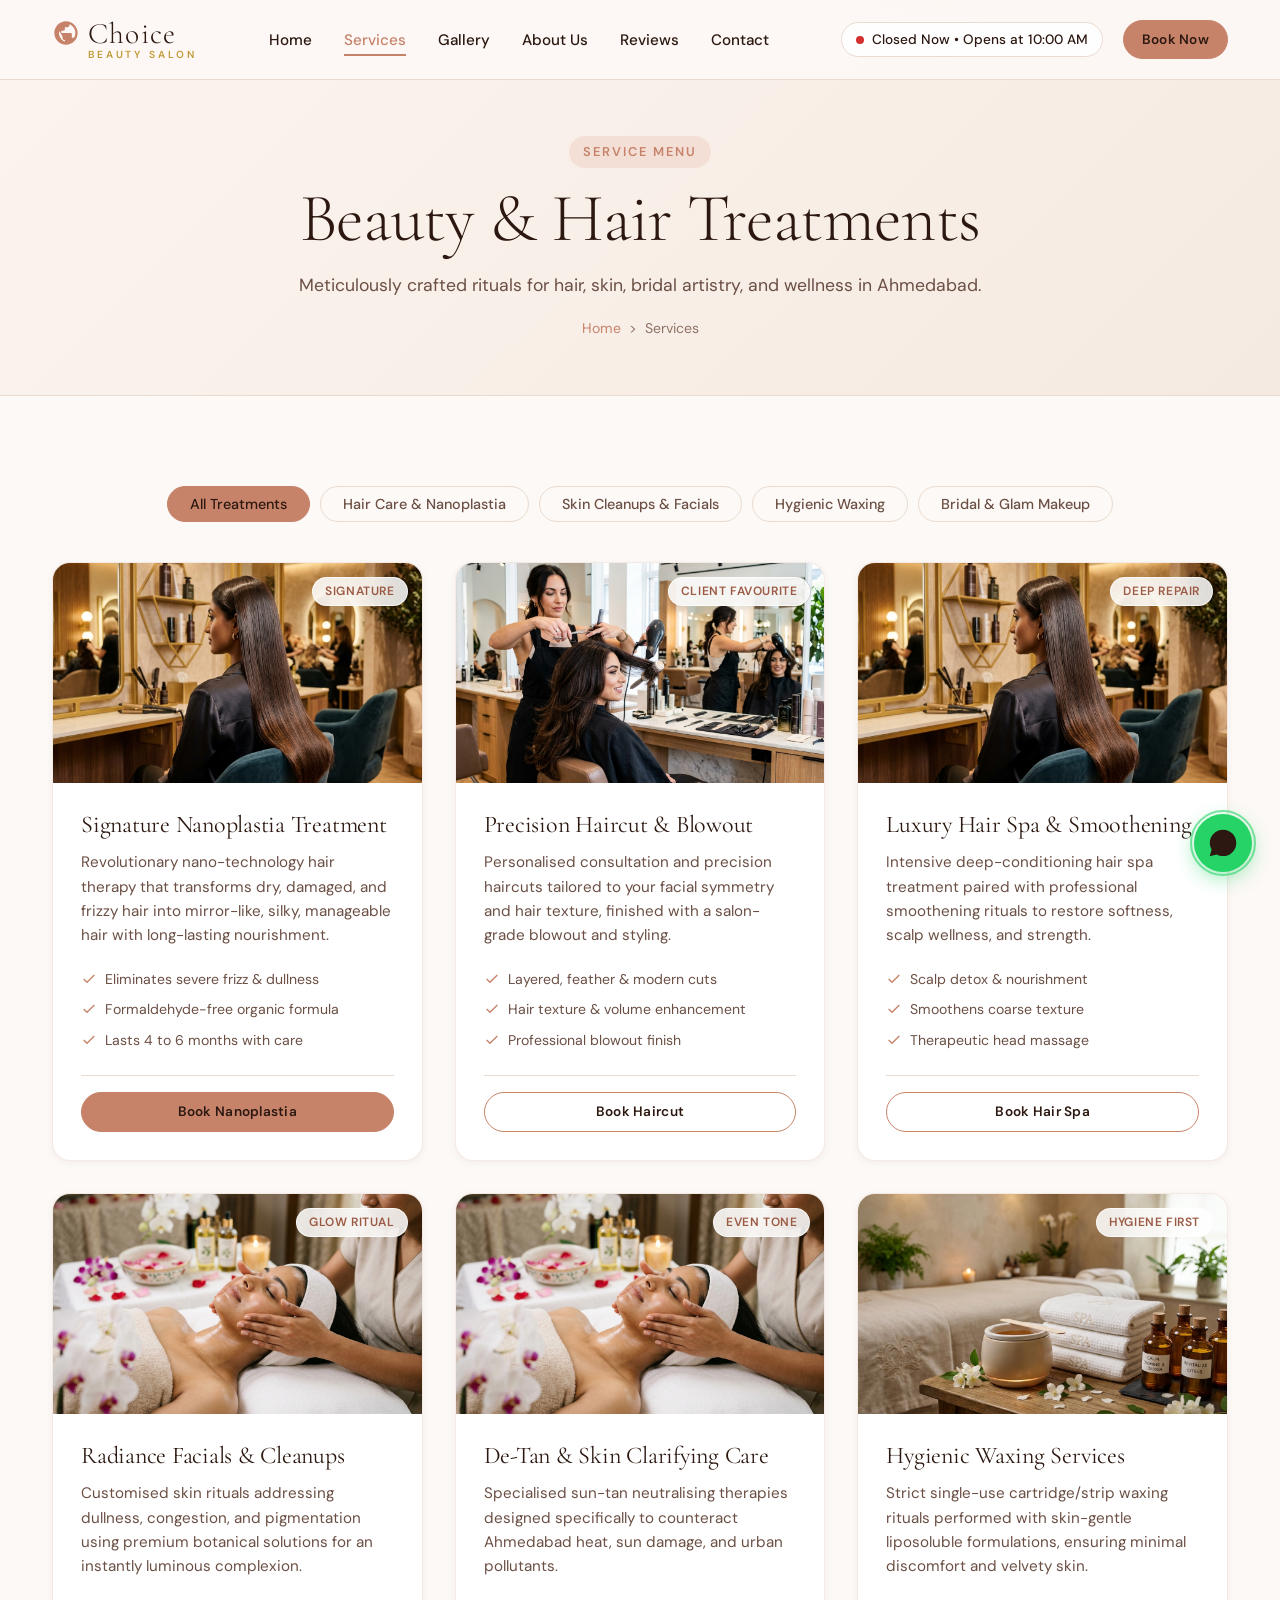
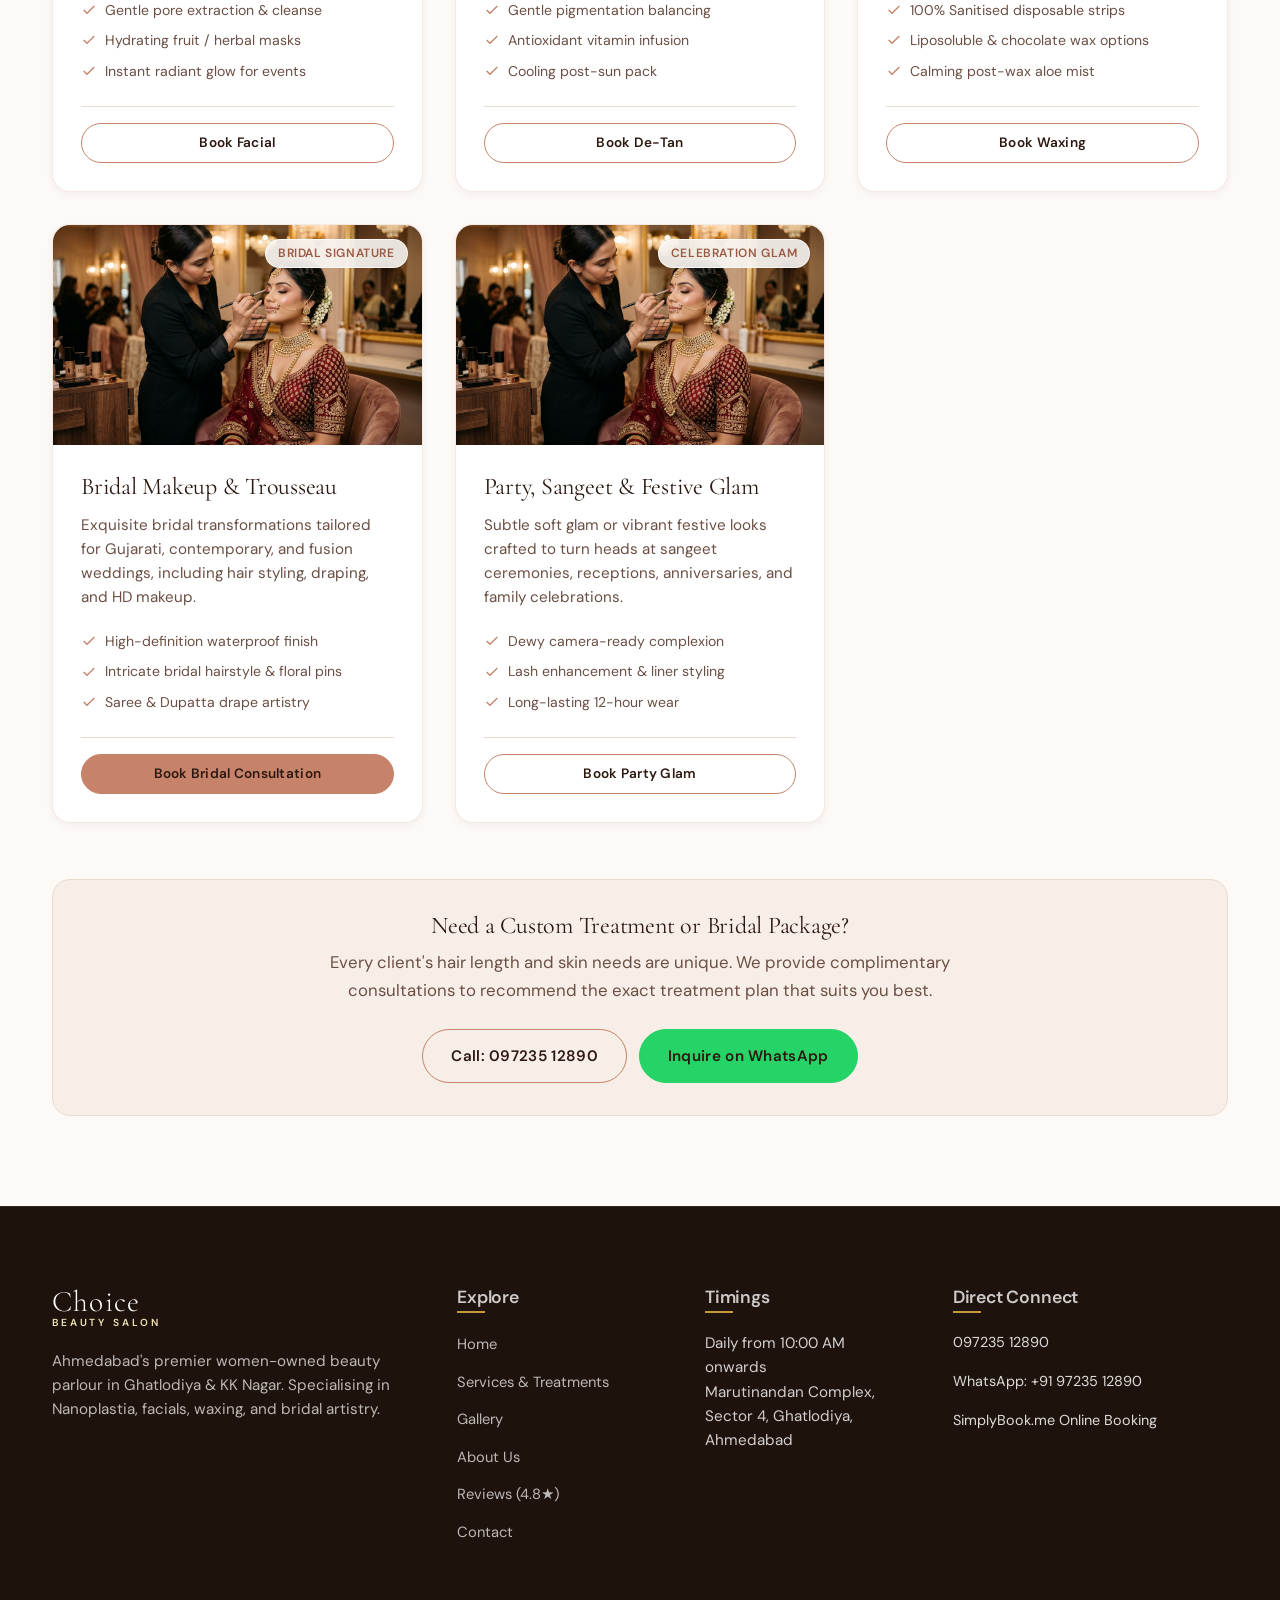
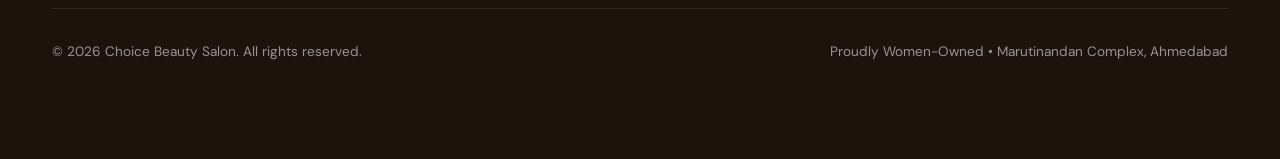
<file: services.html>
<!DOCTYPE html>
<html lang="en">
<head>
  <meta charset="UTF-8">
  <meta name="viewport" content="width=device-width, initial-scale=1.0, viewport-fit=cover">
  <title>Services & Treatments — Choice Beauty Salon Ghatlodiya, Ahmedabad</title>
  <meta name="description" content="Explore our full menu: Nanoplastia hair treatments, smoothening, hair spa, haircuts, herbal cleanups, facials, hygienic waxing, and bridal makeup in Ahmedabad.">
  <link rel="canonical" href="https://choicebeautysalon.in/services.html">

  <meta property="og:type" content="website">
  <meta property="og:url" content="https://choicebeautysalon.in/services.html">
  <meta property="og:title" content="Services Menu — Choice Beauty Salon Ahmedabad">
  <meta property="og:description" content="Signature Nanoplastia, glowing skincare facials, bridal trousseau styling, and hygienic waxing in Ghatlodiya.">
  <meta property="og:image" content="https://choicebeautysalon.in/images/services/hair-treatments.jpg">

  <!-- Google Fonts -->
  <link rel="preconnect" href="https://fonts.googleapis.com">
  <link rel="preconnect" href="https://fonts.gstatic.com" crossorigin>
  <link href="https://fonts.googleapis.com/css2?family=Cormorant+Garamond:ital,wght@0,300;0,400;0,600;1,400&family=DM+Sans:ital,wght@0,400;0,500;0,600;0,700;1,400&display=swap" rel="stylesheet">

  <!-- Stylesheets -->
  <link rel="stylesheet" href="css/variables.css?v=1.2">
  <link rel="stylesheet" href="css/base.css?v=1.2">
  <link rel="stylesheet" href="css/components.css?v=1.2">
  <link rel="stylesheet" href="css/layout.css?v=1.2">
  <link rel="stylesheet" href="css/animations.css?v=1.2">
  <link rel="stylesheet" href="css/mobile.css?v=1.0">
</head>
<body>

  <!-- Skip link -->
  <a href="#main-content" class="skip-link">Skip to main content</a>

  <!-- Header -->
  <header class="site-header" id="site-header">
    <div class="container header-container">
      <a href="index.html" class="brand-wordmark" aria-label="Choice Beauty Salon Home">
        <div class="brand-wordmark-row">
          <svg class="brand-icon-symbol" viewBox="0 0 24 24">
            <path d="M12 2C6.48 2 2 6.48 2 12s4.48 10 10 10 10-4.48 10-10S17.52 2 12 2zm1 17.93c-3.95-.49-7-3.85-7-7.93 0-.62.08-1.21.21-1.79L9 15v1c0 1.1.9 2 2 2v1.93zm6.9-2.54c-.26-.81-1-1.39-1.9-1.39h-1v-3c0-.55-.45-1-1-1H8v-2h2c.55 0 1-.45 1-1V7h2c1.1 0 2-.9 2-2v-.41c2.93 1.19 5 4.06 5 7.41 0 2.08-.8 3.97-2.1 5.4z"/>
          </svg>
          <span class="brand-title">Choice</span>
        </div>
        <span class="brand-subtitle">Beauty Salon</span>
      </a>

      <nav class="main-nav" aria-label="Main Navigation">
        <ul class="nav-links">
          <li><a href="index.html" class="nav-link">Home</a></li>
          <li><a href="services.html" class="nav-link active">Services</a></li>
          <li><a href="gallery.html" class="nav-link">Gallery</a></li>
          <li><a href="about.html" class="nav-link">About Us</a></li>
          <li><a href="reviews.html" class="nav-link">Reviews</a></li>
          <li><a href="contact.html" class="nav-link">Contact</a></li>
        </ul>
      </nav>

      <div class="header-actions">
        <div class="hours-status-badge">
          <span class="status-dot open"></span>
          <span class="status-text">Opens 10 AM</span>
        </div>
        <a href="https://r.postserver.simplybook.me" target="_blank" rel="noopener noreferrer" class="btn btn-primary btn-sm header-cta-btn btn-booking">
          <span>Book Now</span>
        </a>
        <button class="menu-toggle" id="menu-toggle-btn" aria-label="Open mobile menu" aria-expanded="false">
          <svg viewBox="0 0 24 24" fill="none" stroke="currentColor" stroke-width="2">
            <line x1="3" y1="12" x2="21" y2="12"></line>
            <line x1="3" y1="6" x2="21" y2="6"></line>
            <line x1="3" y1="18" x2="21" y2="18"></line>
          </svg>
        </button>
      </div>
    </div>
  </header>

  <!-- Mobile Drawer -->
  <div class="drawer-backdrop"></div>
  <aside class="mobile-nav-drawer" aria-label="Mobile navigation drawer">
    <div class="drawer-header">
      <div class="brand-wordmark">
        <span class="brand-title">Choice</span>
        <span class="brand-subtitle">Beauty Salon</span>
      </div>
      <button class="drawer-close" aria-label="Close mobile menu">
        <svg width="24" height="24" viewBox="0 0 24 24" fill="none" stroke="currentColor" stroke-width="2">
          <line x1="18" y1="6" x2="6" y2="18"></line>
          <line x1="6" y1="6" x2="18" y2="18"></line>
        </svg>
      </button>
    </div>
    <ul class="drawer-links">
      <li><a href="index.html" class="drawer-link">Home</a></li>
      <li><a href="services.html" class="drawer-link active">Services & Treatments</a></li>
      <li><a href="gallery.html" class="drawer-link">Before & After Gallery</a></li>
      <li><a href="about.html" class="drawer-link">About Our Salon</a></li>
      <li><a href="reviews.html" class="drawer-link">Client Reviews</a></li>
      <li><a href="contact.html" class="drawer-link">Location & Contact</a></li>
    </ul>
    <div class="drawer-actions">
      <a href="https://r.postserver.simplybook.me" target="_blank" rel="noopener noreferrer" class="btn btn-primary btn-booking" style="width: 100%;">Book Appointment</a>
      <a href="tel:+919723512890" class="btn btn-secondary" style="width: 100%;">Call: 097235 12890</a>
    </div>
  </aside>

  <!-- Page Hero -->
  <main id="main-content">
    <section class="page-hero">
      <div class="container">
        <span class="section-tag">Service Menu</span>
        <h1 class="section-title">Beauty & Hair Treatments</h1>
        <p class="section-desc">
          Meticulously crafted rituals for hair, skin, bridal artistry, and wellness in Ahmedabad.
        </p>
        <div class="breadcrumb">
          <a href="index.html">Home</a> &gt; <span>Services</span>
        </div>
      </div>
    </section>

    <!-- Services Grid & Filter Tabs -->
    <section class="section">
      <div class="container">

        <!-- Filter Tabs -->
        <div class="filter-tabs" role="tablist" aria-label="Filter Services">
          <button class="filter-tab active" data-filter="all" role="tab">All Treatments</button>
          <button class="filter-tab" data-filter="hair" role="tab">Hair Care & Nanoplastia</button>
          <button class="filter-tab" data-filter="skin" role="tab">Skin Cleanups & Facials</button>
          <button class="filter-tab" data-filter="waxing" role="tab">Hygienic Waxing</button>
          <button class="filter-tab" data-filter="makeup" role="tab">Bridal & Glam Makeup</button>
        </div>

        <!-- Services Cards -->
        <div class="services-grid" id="services-container">
          
          <!-- 1. Nanoplastia -->
          <article class="service-card" data-category="hair" id="nanoplastia-treatment">
            <div class="service-img-wrap">
              <img src="images/services/hair-treatments.jpg" alt="Signature Nanoplastia Treatment at Choice Beauty Salon" loading="lazy">
              <span class="service-badge">Signature</span>
            </div>
            <div class="service-body">
              <h3 class="service-title">Signature Nanoplastia Treatment</h3>
              <p class="service-desc">
                Revolutionary nano-technology hair therapy that transforms dry, damaged, and frizzy hair into mirror-like, silky, manageable hair with long-lasting nourishment.
              </p>
              <ul class="service-benefits">
                <li class="service-benefit-item"><svg width="16" height="16" viewBox="0 0 24 24" fill="none" stroke="currentColor" stroke-width="2"><polyline points="20 6 9 17 4 12"></polyline></svg>Eliminates severe frizz & dullness</li>
                <li class="service-benefit-item"><svg width="16" height="16" viewBox="0 0 24 24" fill="none" stroke="currentColor" stroke-width="2"><polyline points="20 6 9 17 4 12"></polyline></svg>Formaldehyde-free organic formula</li>
                <li class="service-benefit-item"><svg width="16" height="16" viewBox="0 0 24 24" fill="none" stroke="currentColor" stroke-width="2"><polyline points="20 6 9 17 4 12"></polyline></svg>Lasts 4 to 6 months with care</li>
              </ul>
              <div class="service-footer">
                <a href="https://r.postserver.simplybook.me" target="_blank" rel="noopener noreferrer" class="btn btn-primary btn-sm btn-booking" style="width: 100%;">Book Nanoplastia</a>
              </div>
            </div>
          </article>

          <!-- 2. Haircut & Styling -->
          <article class="service-card" data-category="hair" id="haircuts-styling">
            <div class="service-img-wrap">
              <img src="images/gallery/precision-cut.jpg" alt="Precision Haircut & Blowout Styling" loading="lazy">
              <span class="service-badge">Client Favourite</span>
            </div>
            <div class="service-body">
              <h3 class="service-title">Precision Haircut & Blowout</h3>
              <p class="service-desc">
                Personalised consultation and precision haircuts tailored to your facial symmetry and hair texture, finished with a salon-grade blowout and styling.
              </p>
              <ul class="service-benefits">
                <li class="service-benefit-item"><svg width="16" height="16" viewBox="0 0 24 24" fill="none" stroke="currentColor" stroke-width="2"><polyline points="20 6 9 17 4 12"></polyline></svg>Layered, feather & modern cuts</li>
                <li class="service-benefit-item"><svg width="16" height="16" viewBox="0 0 24 24" fill="none" stroke="currentColor" stroke-width="2"><polyline points="20 6 9 17 4 12"></polyline></svg>Hair texture & volume enhancement</li>
                <li class="service-benefit-item"><svg width="16" height="16" viewBox="0 0 24 24" fill="none" stroke="currentColor" stroke-width="2"><polyline points="20 6 9 17 4 12"></polyline></svg>Professional blowout finish</li>
              </ul>
              <div class="service-footer">
                <a href="https://r.postserver.simplybook.me" target="_blank" rel="noopener noreferrer" class="btn btn-secondary btn-sm btn-booking" style="width: 100%;">Book Haircut</a>
              </div>
            </div>
          </article>

          <!-- 3. Hair Spa & Smoothening -->
          <article class="service-card" data-category="hair" id="hair-spa-smoothening">
            <div class="service-img-wrap">
              <img src="images/gallery/nanoplastia-results.jpg" alt="Luxury Hair Spa & Smoothening" loading="lazy">
              <span class="service-badge">Deep Repair</span>
            </div>
            <div class="service-body">
              <h3 class="service-title">Luxury Hair Spa & Smoothening</h3>
              <p class="service-desc">
                Intensive deep-conditioning hair spa treatment paired with professional smoothening rituals to restore softness, scalp wellness, and strength.
              </p>
              <ul class="service-benefits">
                <li class="service-benefit-item"><svg width="16" height="16" viewBox="0 0 24 24" fill="none" stroke="currentColor" stroke-width="2"><polyline points="20 6 9 17 4 12"></polyline></svg>Scalp detox & nourishment</li>
                <li class="service-benefit-item"><svg width="16" height="16" viewBox="0 0 24 24" fill="none" stroke="currentColor" stroke-width="2"><polyline points="20 6 9 17 4 12"></polyline></svg>Smoothens coarse texture</li>
                <li class="service-benefit-item"><svg width="16" height="16" viewBox="0 0 24 24" fill="none" stroke="currentColor" stroke-width="2"><polyline points="20 6 9 17 4 12"></polyline></svg>Therapeutic head massage</li>
              </ul>
              <div class="service-footer">
                <a href="https://r.postserver.simplybook.me" target="_blank" rel="noopener noreferrer" class="btn btn-secondary btn-sm btn-booking" style="width: 100%;">Book Hair Spa</a>
              </div>
            </div>
          </article>

          <!-- 4. Cleanups & Facials -->
          <article class="service-card" data-category="skin" id="herbal-cleanups-facials">
            <div class="service-img-wrap">
              <img src="images/services/skin-facials.jpg" alt="Radiance Facials & Skin Cleanups" loading="lazy">
              <span class="service-badge">Glow Ritual</span>
            </div>
            <div class="service-body">
              <h3 class="service-title">Radiance Facials & Cleanups</h3>
              <p class="service-desc">
                Customised skin rituals addressing dullness, congestion, and pigmentation using premium botanical solutions for an instantly luminous complexion.
              </p>
              <ul class="service-benefits">
                <li class="service-benefit-item"><svg width="16" height="16" viewBox="0 0 24 24" fill="none" stroke="currentColor" stroke-width="2"><polyline points="20 6 9 17 4 12"></polyline></svg>Gentle pore extraction & cleanse</li>
                <li class="service-benefit-item"><svg width="16" height="16" viewBox="0 0 24 24" fill="none" stroke="currentColor" stroke-width="2"><polyline points="20 6 9 17 4 12"></polyline></svg>Hydrating fruit / herbal masks</li>
                <li class="service-benefit-item"><svg width="16" height="16" viewBox="0 0 24 24" fill="none" stroke="currentColor" stroke-width="2"><polyline points="20 6 9 17 4 12"></polyline></svg>Instant radiant glow for events</li>
              </ul>
              <div class="service-footer">
                <a href="https://r.postserver.simplybook.me" target="_blank" rel="noopener noreferrer" class="btn btn-secondary btn-sm btn-booking" style="width: 100%;">Book Facial</a>
              </div>
            </div>
          </article>

          <!-- 5. Advanced Skin & De-Tan -->
          <article class="service-card" data-category="skin" id="advanced-skin-care">
            <div class="service-img-wrap">
              <img src="images/gallery/facial-glow.jpg" alt="Advanced Skin Care & De-Tan Therapy" loading="lazy">
              <span class="service-badge">Even Tone</span>
            </div>
            <div class="service-body">
              <h3 class="service-title">De-Tan & Skin Clarifying Care</h3>
              <p class="service-desc">
                Specialised sun-tan neutralising therapies designed specifically to counteract Ahmedabad heat, sun damage, and urban pollutants.
              </p>
              <ul class="service-benefits">
                <li class="service-benefit-item"><svg width="16" height="16" viewBox="0 0 24 24" fill="none" stroke="currentColor" stroke-width="2"><polyline points="20 6 9 17 4 12"></polyline></svg>Gentle pigmentation balancing</li>
                <li class="service-benefit-item"><svg width="16" height="16" viewBox="0 0 24 24" fill="none" stroke="currentColor" stroke-width="2"><polyline points="20 6 9 17 4 12"></polyline></svg>Antioxidant vitamin infusion</li>
                <li class="service-benefit-item"><svg width="16" height="16" viewBox="0 0 24 24" fill="none" stroke="currentColor" stroke-width="2"><polyline points="20 6 9 17 4 12"></polyline></svg>Cooling post-sun pack</li>
              </ul>
              <div class="service-footer">
                <a href="https://r.postserver.simplybook.me" target="_blank" rel="noopener noreferrer" class="btn btn-secondary btn-sm btn-booking" style="width: 100%;">Book De-Tan</a>
              </div>
            </div>
          </article>

          <!-- 6. Hygienic Waxing -->
          <article class="service-card" data-category="waxing" id="hygienic-waxing">
            <div class="service-img-wrap">
              <img src="images/services/waxing-spa.jpg" alt="Hygienic Waxing & Silk Smooth Care" loading="lazy">
              <span class="service-badge">Hygiene First</span>
            </div>
            <div class="service-body">
              <h3 class="service-title">Hygienic Waxing Services</h3>
              <p class="service-desc">
                Strict single-use cartridge/strip waxing rituals performed with skin-gentle liposoluble formulations, ensuring minimal discomfort and velvety skin.
              </p>
              <ul class="service-benefits">
                <li class="service-benefit-item"><svg width="16" height="16" viewBox="0 0 24 24" fill="none" stroke="currentColor" stroke-width="2"><polyline points="20 6 9 17 4 12"></polyline></svg>100% Sanitised disposable strips</li>
                <li class="service-benefit-item"><svg width="16" height="16" viewBox="0 0 24 24" fill="none" stroke="currentColor" stroke-width="2"><polyline points="20 6 9 17 4 12"></polyline></svg>Liposoluble & chocolate wax options</li>
                <li class="service-benefit-item"><svg width="16" height="16" viewBox="0 0 24 24" fill="none" stroke="currentColor" stroke-width="2"><polyline points="20 6 9 17 4 12"></polyline></svg>Calming post-wax aloe mist</li>
              </ul>
              <div class="service-footer">
                <a href="https://r.postserver.simplybook.me" target="_blank" rel="noopener noreferrer" class="btn btn-secondary btn-sm btn-booking" style="width: 100%;">Book Waxing</a>
              </div>
            </div>
          </article>

          <!-- 7. Bridal Makeup -->
          <article class="service-card" data-category="makeup" id="bridal-makeup">
            <div class="service-img-wrap">
              <img src="images/services/bridal-makeup.jpg" alt="Bridal Makeup & Trousseau Artistry" loading="lazy">
              <span class="service-badge">Bridal Signature</span>
            </div>
            <div class="service-body">
              <h3 class="service-title">Bridal Makeup & Trousseau</h3>
              <p class="service-desc">
                Exquisite bridal transformations tailored for Gujarati, contemporary, and fusion weddings, including hair styling, draping, and HD makeup.
              </p>
              <ul class="service-benefits">
                <li class="service-benefit-item"><svg width="16" height="16" viewBox="0 0 24 24" fill="none" stroke="currentColor" stroke-width="2"><polyline points="20 6 9 17 4 12"></polyline></svg>High-definition waterproof finish</li>
                <li class="service-benefit-item"><svg width="16" height="16" viewBox="0 0 24 24" fill="none" stroke="currentColor" stroke-width="2"><polyline points="20 6 9 17 4 12"></polyline></svg>Intricate bridal hairstyle & floral pins</li>
                <li class="service-benefit-item"><svg width="16" height="16" viewBox="0 0 24 24" fill="none" stroke="currentColor" stroke-width="2"><polyline points="20 6 9 17 4 12"></polyline></svg>Saree & Dupatta drape artistry</li>
              </ul>
              <div class="service-footer">
                <a href="https://r.postserver.simplybook.me" target="_blank" rel="noopener noreferrer" class="btn btn-primary btn-sm btn-booking" style="width: 100%;">Book Bridal Consultation</a>
              </div>
            </div>
          </article>

          <!-- 8. Party & Event Glam -->
          <article class="service-card" data-category="makeup" id="party-glam-makeup">
            <div class="service-img-wrap">
              <img src="images/gallery/bridal-glam.jpg" alt="Party, Engagement & Festive Makeup" loading="lazy">
              <span class="service-badge">Celebration Glam</span>
            </div>
            <div class="service-body">
              <h3 class="service-title">Party, Sangeet & Festive Glam</h3>
              <p class="service-desc">
                Subtle soft glam or vibrant festive looks crafted to turn heads at sangeet ceremonies, receptions, anniversaries, and family celebrations.
              </p>
              <ul class="service-benefits">
                <li class="service-benefit-item"><svg width="16" height="16" viewBox="0 0 24 24" fill="none" stroke="currentColor" stroke-width="2"><polyline points="20 6 9 17 4 12"></polyline></svg>Dewy camera-ready complexion</li>
                <li class="service-benefit-item"><svg width="16" height="16" viewBox="0 0 24 24" fill="none" stroke="currentColor" stroke-width="2"><polyline points="20 6 9 17 4 12"></polyline></svg>Lash enhancement & liner styling</li>
                <li class="service-benefit-item"><svg width="16" height="16" viewBox="0 0 24 24" fill="none" stroke="currentColor" stroke-width="2"><polyline points="20 6 9 17 4 12"></polyline></svg>Long-lasting 12-hour wear</li>
              </ul>
              <div class="service-footer">
                <a href="https://r.postserver.simplybook.me" target="_blank" rel="noopener noreferrer" class="btn btn-secondary btn-sm btn-booking" style="width: 100%;">Book Party Glam</a>
              </div>
            </div>
          </article>

        </div>

        <!-- Custom Consultation Note -->
        <div style="background: var(--color-surface-alt); border-radius: var(--radius-lg); padding: 2rem; margin-top: 3.5rem; text-align: center; border: 1px solid var(--color-border);">
          <h3 style="margin-bottom: 0.5rem; font-size: 1.5rem;">Need a Custom Treatment or Bridal Package?</h3>
          <p style="max-width: 650px; margin: 0 auto 1.5rem; color: var(--color-text-secondary);">
            Every client's hair length and skin needs are unique. We provide complimentary consultations to recommend the exact treatment plan that suits you best.
          </p>
          <div style="display: flex; gap: 12px; justify-content: center; flex-wrap: wrap;">
            <a href="tel:+919723512890" class="btn btn-secondary">Call: 097235 12890</a>
            <a href="https://wa.me/919723512890?text=Hello%2C%20I%20have%20a%20question%20about%20your%20services%20and%20packages%20at%20Choice%20Beauty%20Salon." target="_blank" rel="noopener noreferrer" class="btn btn-whatsapp">Inquire on WhatsApp</a>
          </div>
        </div>

      </div>
    </section>
  </main>

  <!-- Footer -->
  <footer class="site-footer">
    <div class="container">
      <div class="footer-grid">
        <div class="footer-brand">
          <div class="brand-wordmark" style="color: #FFF;">
            <span class="brand-title" style="color: #FFF;">Choice</span>
            <span class="brand-subtitle" style="padding-left: 0; color: var(--color-accent-light);">Beauty Salon</span>
          </div>
          <p>Ahmedabad's premier women-owned beauty parlour in Ghatlodiya & KK Nagar. Specialising in Nanoplastia, facials, waxing, and bridal artistry.</p>
        </div>
        <div class="footer-col">
          <h4>Explore</h4>
          <ul class="footer-links">
            <li><a href="index.html" class="footer-link">Home</a></li>
            <li><a href="services.html" class="footer-link">Services & Treatments</a></li>
            <li><a href="gallery.html" class="footer-link">Gallery</a></li>
            <li><a href="about.html" class="footer-link">About Us</a></li>
            <li><a href="reviews.html" class="footer-link">Reviews (4.8★)</a></li>
            <li><a href="contact.html" class="footer-link">Contact</a></li>
          </ul>
        </div>
        <div class="footer-col">
          <h4>Timings</h4>
          <p style="font-size: 0.95rem; color: rgba(255,255,255,0.8); line-height: 1.6;">
            Daily from 10:00 AM onwards<br>
            Marutinandan Complex, Sector 4, Ghatlodiya, Ahmedabad
          </p>
        </div>
        <div class="footer-col">
          <h4>Direct Connect</h4>
          <ul class="footer-contact-list">
            <li class="footer-contact-item"><a href="tel:+919723512890">097235 12890</a></li>
            <li class="footer-contact-item"><a href="https://wa.me/919723512890" target="_blank" rel="noopener noreferrer">WhatsApp: +91 97235 12890</a></li>
            <li class="footer-contact-item"><a href="https://r.postserver.simplybook.me" target="_blank" rel="noopener noreferrer">SimplyBook.me Online Booking</a></li>
          </ul>
        </div>
      </div>
      <div class="footer-bottom">
        <div>&copy; 2026 Choice Beauty Salon. All rights reserved.</div>
        <div>Proudly Women-Owned • Marutinandan Complex, Ahmedabad</div>
      </div>
    </div>
  </footer>

  <!-- WhatsApp FAB -->
  <a href="https://wa.me/919723512890?text=Hello!%20I%20would%20like%20to%20book%20an%20appointment%20at%20Choice%20Beauty%20Salon." target="_blank" rel="noopener noreferrer" class="whatsapp-fab" aria-label="Chat on WhatsApp with Choice Beauty Salon">
    <svg width="32" height="32" viewBox="0 0 24 24" fill="currentColor">
      <path d="M12.04 2c-5.46 0-9.91 4.45-9.91 9.91 0 1.75.46 3.45 1.32 4.95L2.05 22l5.25-1.38c1.45.79 3.08 1.21 4.74 1.21 5.46 0 9.91-4.45 9.91-9.91 0-2.65-1.03-5.14-2.9-7.01A9.816 9.816 0 0 0 12.04 2z"/>
    </svg>
  </a>

  <!-- Mobile Bar -->
  <nav class="mobile-action-bar" aria-label="Mobile quick actions">
    <a href="tel:+919723512890" class="mobile-action-link">
      <svg viewBox="0 0 24 24" fill="none" stroke="currentColor" stroke-width="2"><path d="M22 16.92v3a2 2 0 0 1-2.18 2 19.79 19.79 0 0 1-8.63-3.07 19.5 19.5 0 0 1-6-6 19.79 19.79 0 0 1-3.07-8.67A2 2 0 0 1 4.11 2h3a2 2 0 0 1 2 1.72 12.84 12.84 0 0 0 .7 2.81 2 2 0 0 1-.45 2.11L8.09 9.91a16 16 0 0 0 6 6l1.27-1.27a2 2 0 0 1 2.11-.45 12.84 12.84 0 0 0 2.81.7A2 2 0 0 1 22 16.92z"></path></svg>
      <span>Call</span>
    </a>
    <a href="https://wa.me/919723512890" target="_blank" rel="noopener noreferrer" class="mobile-action-link">
      <svg viewBox="0 0 24 24" fill="currentColor"><path d="M12.04 2c-5.46 0-9.91 4.45-9.91 9.91 0 1.75.46 3.45 1.32 4.95L2.05 22l5.25-1.38c1.45.79 3.08 1.21 4.74 1.21 5.46 0 9.91-4.45 9.91-9.91 0-2.65-1.03-5.14-2.9-7.01A9.816 9.816 0 0 0 12.04 2z"/></svg>
      <span>WhatsApp</span>
    </a>
    <a href="https://r.postserver.simplybook.me" target="_blank" rel="noopener noreferrer" class="mobile-action-link primary-btn btn-booking">
      <svg viewBox="0 0 24 24" fill="none" stroke="currentColor" stroke-width="2"><rect x="3" y="4" width="18" height="18" rx="2" ry="2"></rect><line x1="16" y1="2" x2="16" y2="6"></line><line x1="8" y1="2" x2="8" y2="6"></line><line x1="3" y1="10" x2="21" y2="10"></line></svg>
      <span>Book</span>
    </a>
    <a href="https://maps.app.goo.gl/6WDFSV6VFLX1EU9y9" target="_blank" rel="noopener noreferrer" class="mobile-action-link">
      <svg viewBox="0 0 24 24" fill="none" stroke="currentColor" stroke-width="2"><polygon points="3 11 22 2 13 21 11 13 3 11"></polygon></svg>
      <span>Directions</span>
    </a>
  </nav>

  <script src="config.js"></script>
  <script src="js/main.js"></script>
  <script>
    // Tab filter for services
    document.querySelectorAll('.filter-tab').forEach(tab => {
      tab.addEventListener('click', () => {
        document.querySelectorAll('.filter-tab').forEach(t => t.classList.remove('active'));
        tab.classList.add('active');
        const f = tab.getAttribute('data-filter');
        document.querySelectorAll('.service-card').forEach(c => {
          if (f === 'all' || c.getAttribute('data-category') === f) {
            c.style.display = 'flex';
          } else {
            c.style.display = 'none';
          }
        });
      });
    });
  </script>
</body>
</html>
</file>
<file: css/variables.css>
/* ==========================================================================
   Choice Beauty Salon — Design System Variables & Tokens
   Option A: "Rose Dusk" (Warm Rose Terracotta, Rose Gold, Warm Cream)
   ========================================================================== */

:root {
  /* Brand Palette */
  --color-primary: #C7836A;          /* Rose Terracotta */
  --color-primary-hover: #B46F56;
  --color-primary-light: #F4DFD7;    /* Delicate Blush */
  --color-primary-dark: #9B5A44;     /* Deep Rich Rose */
  
  --color-accent: #C29B38;           /* Luminous Rose Gold / Warm Brass */
  --color-accent-light: #F2E3B6;
  --color-accent-dark: #917122;

  --color-surface: #FDF9F6;          /* Warm Cream Background */
  --color-surface-alt: #F7EEE7;      /* Blush Alabaster Tint */
  --color-surface-card: #FFFFFF;     /* Pristine Card Surface */
  --color-surface-translucent: rgba(253, 249, 246, 0.88);
  --color-surface-dark: #1E120D;     /* Midnight Espresso */

  --color-text-primary: #2C1810;     /* Deep Espresso Charcoal */
  --color-text-secondary: #6B4F44;   /* Muted Warm Mocha */
  --color-text-muted: #8F7267;       /* Soft Taupe */
  --color-text-light: #FFFFFF;
  --color-text-gold: #C29B38;

  --color-border: #EADBCE;           /* Subtle warm rose border */
  --color-border-focus: #C7836A;
  --color-border-card: rgba(199, 131, 106, 0.18);

  /* Status / Utility Colors */
  --color-whatsapp: #25D366;
  --color-whatsapp-hover: #1EBE5D;
  --color-success: #2E7D32;
  --color-success-bg: #E8F5E9;
  --color-warning: #ED6C02;
  --color-star: #F59E0B;             /* Google Golden Star */

  /* Typography */
  --font-serif: 'Cormorant Garamond', Georgia, serif;
  --font-sans: 'DM Sans', -apple-system, BlinkMacSystemFont, 'Segoe UI', Roboto, sans-serif;

  /* Font Weights */
  --fw-light: 300;
  --fw-regular: 400;
  --fw-medium: 500;
  --fw-semibold: 600;
  --fw-bold: 700;

  /* Spacing Scale (8px base) */
  --space-2xs: 0.25rem;  /* 4px */
  --space-xs: 0.5rem;    /* 8px */
  --space-sm: 0.75rem;   /* 12px */
  --space-md: 1rem;      /* 16px */
  --space-lg: 1.5rem;    /* 24px */
  --space-xl: 2rem;      /* 32px */
  --space-2xl: 3rem;     /* 48px */
  --space-3xl: 4rem;     /* 64px */
  --space-4xl: 6rem;     /* 96px */

  /* Layout */
  --container-max: 1240px;
  --header-height: 80px;
  --header-mobile-height: 68px;
  --bottom-bar-height: 64px;

  /* Radius */
  --radius-sm: 6px;
  --radius-md: 12px;
  --radius-lg: 18px;
  --radius-xl: 24px;
  --radius-full: 9999px;

  /* Elevation / Shadows */
  --shadow-sm: 0 2px 8px rgba(44, 24, 16, 0.05);
  --shadow-md: 0 8px 24px rgba(44, 24, 16, 0.08);
  --shadow-lg: 0 16px 36px rgba(44, 24, 16, 0.12);
  --shadow-glow: 0 0 24px rgba(199, 131, 106, 0.35);
  --shadow-gold: 0 4px 16px rgba(194, 155, 56, 0.25);

  /* Transitions */
  --transition-fast: 0.18s ease;
  --transition-normal: 0.3s cubic-bezier(0.16, 1, 0.3, 1);
  --transition-slow: 0.5s cubic-bezier(0.16, 1, 0.3, 1);

  /* Glassmorphism */
  --glass-bg: rgba(255, 255, 255, 0.85);
  --glass-border: rgba(255, 255, 255, 0.4);
  --glass-blur: blur(14px);
}
</file>
<file: css/base.css>
/* ==========================================================================
   Choice Beauty Salon — Base Styles, Reset, & Modern Typography
   ========================================================================== */

/* Modern CSS Reset */
*, *::before, *::after {
  box-sizing: border-box;
  margin: 0;
  padding: 0;
  min-width: 0;
}

html {
  font-size: 16px;
  scroll-behavior: smooth;
  -webkit-text-size-adjust: 100%;
  overflow-x: hidden;
  max-width: 100%;
}

body {
  font-family: var(--font-sans);
  background-color: var(--color-surface);
  color: var(--color-text-primary);
  line-height: 1.6;
  font-weight: var(--fw-regular);
  overflow-x: hidden;
  max-width: 100%;
  position: relative;
  min-height: 100vh;
}

/* Accessibility: Skip Link */
.skip-link {
  position: absolute;
  top: -100px;
  left: 20px;
  background: var(--color-primary);
  color: var(--color-white);
  padding: 12px 24px;
  font-weight: var(--fw-semibold);
  border-radius: var(--radius-sm);
  z-index: 99999;
  text-decoration: none;
  transition: top var(--transition-fast);
}

.skip-link:focus {
  top: 20px;
}

/* Typography Hierarchy */
h1, h2, h3, h4, h5, h6 {
  font-family: var(--font-serif);
  color: var(--color-text-primary);
  line-height: 1.15;
  font-weight: var(--fw-regular);
  letter-spacing: -0.01em;
}

h1 {
  font-size: clamp(2.5rem, 5.5vw, 4.25rem);
  font-weight: var(--fw-light);
}

h2 {
  font-size: clamp(2rem, 4vw, 3.25rem);
}

h3 {
  font-size: clamp(1.4rem, 2.5vw, 2rem);
}

h4 {
  font-size: clamp(1.15rem, 1.8vw, 1.5rem);
  font-family: var(--font-sans);
  font-weight: var(--fw-semibold);
}

p {
  color: var(--color-text-secondary);
  font-size: 1.05rem;
  line-height: 1.7;
}

p.lead {
  font-size: clamp(1.1rem, 2vw, 1.3rem);
  line-height: 1.6;
  color: var(--color-text-secondary);
}

a {
  color: var(--color-primary);
  text-decoration: none;
  transition: color var(--transition-fast);
}

a:hover {
  color: var(--color-primary-hover);
}

img, video {
  max-width: 100%;
  height: auto;
  display: block;
}

/* Container */
.container {
  width: 100%;
  max-width: var(--container-max);
  margin-left: auto;
  margin-right: auto;
  padding-left: clamp(1rem, 4vw, 2rem);
  padding-right: clamp(1rem, 4vw, 2rem);
}

/* Section Shells */
.section {
  padding: clamp(3.5rem, 7vw, 6rem) 0;
  position: relative;
}

.section-alt {
  background-color: var(--color-surface-alt);
}

.section-dark {
  background-color: var(--color-surface-dark);
  color: var(--color-surface);
}

.section-dark h1,
.section-dark h2,
.section-dark h3,
.section-dark p {
  color: var(--color-surface);
}

.section-dark p {
  color: rgba(253, 249, 246, 0.78);
}

/* Section Headers */
.section-header {
  text-align: center;
  max-width: 720px;
  margin: 0 auto clamp(2.5rem, 5vw, 4rem);
}

.section-tag {
  display: inline-flex;
  align-items: center;
  gap: 8px;
  text-transform: uppercase;
  font-size: 0.8rem;
  letter-spacing: 0.16em;
  font-weight: var(--fw-semibold);
  color: var(--color-primary);
  margin-bottom: 0.75rem;
  background: var(--color-primary-light);
  padding: 6px 14px;
  border-radius: var(--radius-full);
}

.section-title {
  margin-bottom: 1rem;
}

.section-desc {
  font-size: 1.1rem;
  color: var(--color-text-secondary);
}

/* Custom Typographic Wordmark */
.brand-wordmark {
  display: flex;
  flex-direction: column;
  line-height: 1;
  text-decoration: none;
}

.brand-wordmark-row {
  display: flex;
  align-items: center;
  gap: 8px;
}

.brand-icon-symbol {
  width: 28px;
  height: 28px;
  fill: var(--color-primary);
  flex-shrink: 0;
}

.brand-title {
  font-family: var(--font-serif);
  font-size: clamp(1.35rem, 4.5vw, 1.85rem);
  font-weight: var(--fw-light);
  letter-spacing: 0.04em;
  color: var(--color-text-primary);
  text-transform: capitalize;
  white-space: nowrap;
}

.brand-subtitle {
  font-family: var(--font-sans);
  font-size: clamp(0.52rem, 1.6vw, 0.64rem);
  letter-spacing: 0.28em;
  font-weight: var(--fw-semibold);
  color: var(--color-accent);
  text-transform: uppercase;
  margin-top: 2px;
  padding-left: clamp(24px, 5.5vw, 36px);
  white-space: nowrap;
}

/* Helpers */
.text-center { text-align: center; }
.text-left { text-align: left; }
.text-right { text-align: right; }
.hidden { display: none !important; }
</file>
<file: css/components.css>
/* ==========================================================================
   Choice Beauty Salon — Components Styling
   Buttons, Cards, Badges, Hours Widget, WhatsApp FAB, Mobile Bar, Forms
   ========================================================================== */

/* --------------------------------------------------------------------------
   1. Buttons
   -------------------------------------------------------------------------- */
.btn {
  display: inline-flex;
  align-items: center;
  justify-content: center;
  gap: 10px;
  padding: 14px 28px;
  font-family: var(--font-sans);
  font-size: 0.95rem;
  font-weight: var(--fw-semibold);
  letter-spacing: 0.02em;
  border-radius: var(--radius-full);
  border: 1px solid transparent;
  cursor: pointer;
  text-decoration: none;
  transition: all var(--transition-fast);
  white-space: nowrap;
  position: relative;
  user-select: none;
}

.btn:hover {
  transform: translateY(-2px);
  box-shadow: var(--shadow-md);
}

.btn:active {
  transform: translateY(0);
}

.btn-primary {
  background-color: var(--color-primary);
  color: var(--color-white);
  border-color: var(--color-primary);
}

.btn-primary:hover {
  background-color: var(--color-primary-hover);
  color: var(--color-white);
  box-shadow: 0 8px 20px rgba(199, 131, 106, 0.38);
}

.btn-secondary {
  background-color: transparent;
  color: var(--color-text-primary);
  border: 1.5px solid var(--color-primary);
}

.btn-secondary:hover {
  background-color: var(--color-primary-light);
  color: var(--color-primary-dark);
}

.btn-outline-white,
.btn-outline-white:link,
.btn-outline-white:visited {
  background-color: rgba(255, 255, 255, 0.16);
  color: #FFFFFF !important;
  border: 1.5px solid rgba(255, 255, 255, 0.85);
  backdrop-filter: blur(8px);
  -webkit-backdrop-filter: blur(8px);
  box-shadow: 0 4px 16px rgba(0, 0, 0, 0.25);
}

.btn-outline-white svg {
  color: #FFFFFF !important;
  stroke: #FFFFFF !important;
}

.btn-outline-white span {
  color: #FFFFFF !important;
}

.btn-outline-white:hover,
.btn-outline-white:focus,
.btn-outline-white:active {
  background-color: #FFFFFF;
  color: var(--color-text-primary) !important;
  border-color: #FFFFFF;
  box-shadow: 0 6px 20px rgba(0, 0, 0, 0.35);
}

.btn-outline-white:hover svg,
.btn-outline-white:focus svg,
.btn-outline-white:active svg {
  color: var(--color-text-primary) !important;
  stroke: var(--color-text-primary) !important;
}

.btn-outline-white:hover span,
.btn-outline-white:focus span,
.btn-outline-white:active span {
  color: var(--color-text-primary) !important;
}

.btn-whatsapp {
  background-color: var(--color-whatsapp);
  color: var(--color-white);
  border-color: var(--color-whatsapp);
}

.btn-whatsapp:hover {
  background-color: var(--color-whatsapp-hover);
  color: var(--color-white);
  box-shadow: 0 8px 20px rgba(37, 211, 102, 0.35);
}

.btn-gold {
  background: linear-gradient(135deg, #D4AF37 0%, #AA7C11 100%);
  color: var(--color-white);
  box-shadow: var(--shadow-gold);
}

.btn-gold:hover {
  background: linear-gradient(135deg, #E0BC48 0%, #BF8C15 100%);
  color: var(--color-white);
}

.btn-sm {
  padding: 8px 18px;
  font-size: 0.85rem;
}

.btn-lg {
  padding: 16px 36px;
  font-size: 1.05rem;
}

/* --------------------------------------------------------------------------
   2. Trust Badges & Rating Pills
   -------------------------------------------------------------------------- */
.trust-bar {
  display: flex;
  flex-wrap: wrap;
  align-items: center;
  justify-content: center;
  gap: clamp(1rem, 3vw, 2.5rem);
  padding: 1.5rem clamp(1rem, 4vw, 2.5rem);
  background: var(--color-surface-card);
  border: 1px solid var(--color-border);
  border-radius: var(--radius-xl);
  box-shadow: var(--shadow-sm);
  margin-top: -40px;
  position: relative;
  z-index: 10;
}

.trust-item {
  display: flex;
  align-items: center;
  gap: 12px;
}

.trust-icon-box {
  width: 44px;
  height: 44px;
  border-radius: var(--radius-full);
  background: var(--color-primary-light);
  color: var(--color-primary);
  display: flex;
  align-items: center;
  justify-content: center;
  flex-shrink: 0;
}

.trust-item-title {
  font-weight: var(--fw-semibold);
  font-size: 0.95rem;
  color: var(--color-text-primary);
  line-height: 1.2;
}

.trust-item-subtitle {
  font-size: 0.8rem;
  color: var(--color-text-muted);
}

.rating-badge-card {
  display: inline-flex;
  align-items: center;
  gap: 10px;
  padding: 8px 16px;
  background: rgba(255, 255, 255, 0.92);
  backdrop-filter: var(--glass-blur);
  border: 1px solid var(--color-border);
  border-radius: var(--radius-full);
  box-shadow: var(--shadow-sm);
}

.stars {
  color: var(--color-star);
  letter-spacing: 2px;
  font-size: 1.1rem;
}

/* --------------------------------------------------------------------------
   3. Service Cards
   -------------------------------------------------------------------------- */
.services-grid {
  display: grid;
  grid-template-columns: repeat(auto-fill, minmax(min(290px, 100%), 1fr));
  gap: 2rem;
}

.service-card {
  background: var(--color-surface-card);
  border-radius: var(--radius-lg);
  border: 1px solid var(--color-border-card);
  overflow: hidden;
  transition: all var(--transition-normal);
  display: flex;
  flex-direction: column;
  height: 100%;
  box-shadow: var(--shadow-sm);
}

.service-card:hover {
  transform: translateY(-6px);
  box-shadow: var(--shadow-lg);
  border-color: var(--color-primary-light);
}

.service-img-wrap {
  position: relative;
  height: 220px;
  overflow: hidden;
  background-color: var(--color-surface-alt);
}

.service-img-wrap img {
  width: 100%;
  height: 100%;
  object-fit: cover;
  transition: transform var(--transition-slow);
}

.service-card:hover .service-img-wrap img {
  transform: scale(1.05);
}

.service-badge {
  position: absolute;
  top: 14px;
  right: 14px;
  background: var(--glass-bg);
  backdrop-filter: var(--glass-blur);
  color: var(--color-primary-dark);
  font-size: 0.75rem;
  font-weight: var(--fw-semibold);
  letter-spacing: 0.05em;
  text-transform: uppercase;
  padding: 4px 12px;
  border-radius: var(--radius-full);
  border: 1px solid rgba(255, 255, 255, 0.7);
}

.service-body {
  padding: 1.75rem;
  display: flex;
  flex-direction: column;
  flex-grow: 1;
}

.service-title {
  font-size: 1.5rem;
  margin-bottom: 0.75rem;
  color: var(--color-text-primary);
}

.service-desc {
  font-size: 0.95rem;
  color: var(--color-text-secondary);
  line-height: 1.6;
  margin-bottom: 1.25rem;
  flex-grow: 1;
}

.service-benefits {
  list-style: none;
  margin-bottom: 1.5rem;
  display: flex;
  flex-direction: column;
  gap: 8px;
}

.service-benefit-item {
  font-size: 0.88rem;
  color: var(--color-text-secondary);
  display: flex;
  align-items: center;
  gap: 8px;
}

.service-benefit-item svg {
  color: var(--color-primary);
  flex-shrink: 0;
}

.service-footer {
  padding-top: 1rem;
  border-top: 1px solid var(--color-border);
  display: flex;
  align-items: center;
  justify-content: space-between;
}

.service-price-tag {
  font-size: 0.9rem;
  font-weight: var(--fw-semibold);
  color: var(--color-accent);
}

/* --------------------------------------------------------------------------
   4. Signature Nanoplastia Spotlight Banner
   -------------------------------------------------------------------------- */
.signature-spotlight {
  background: linear-gradient(135deg, #FBF4EF 0%, #F5E5DC 100%);
  border-radius: var(--radius-xl);
  border: 1px solid var(--color-border);
  padding: clamp(2rem, 5vw, 4rem);
  display: grid;
  grid-template-columns: 1fr 1fr;
  gap: clamp(2rem, 4vw, 3.5rem);
  align-items: center;
  overflow: hidden;
  box-shadow: var(--shadow-md);
}

.signature-img-box {
  position: relative;
  border-radius: var(--radius-lg);
  overflow: hidden;
  box-shadow: var(--shadow-lg);
}

.signature-img-box img {
  width: 100%;
  height: 420px;
  object-fit: cover;
}

.signature-floating-pill {
  position: absolute;
  bottom: 20px;
  left: 20px;
  background: rgba(255, 255, 255, 0.94);
  backdrop-filter: var(--glass-blur);
  padding: 10px 18px;
  border-radius: var(--radius-md);
  font-size: 0.85rem;
  font-weight: var(--fw-semibold);
  color: var(--color-text-primary);
  box-shadow: var(--shadow-md);
  border: 1px solid rgba(255, 255, 255, 0.7);
}

/* --------------------------------------------------------------------------
   5. Testimonial Cards
   -------------------------------------------------------------------------- */
.testimonials-grid {
  display: grid;
  grid-template-columns: repeat(auto-fit, minmax(min(300px, 100%), 1fr));
  gap: 2rem;
}

.testimonial-card {
  background: var(--color-surface-card);
  border-radius: var(--radius-lg);
  padding: 2.25rem;
  border: 1px solid var(--color-border);
  box-shadow: var(--shadow-sm);
  display: flex;
  flex-direction: column;
  position: relative;
  transition: all var(--transition-normal);
}

.testimonial-card:hover {
  transform: translateY(-4px);
  box-shadow: var(--shadow-md);
  border-color: var(--color-primary-light);
}

.quote-icon {
  font-family: var(--font-serif);
  font-size: 3.5rem;
  line-height: 1;
  color: var(--color-primary-light);
  margin-bottom: -1rem;
}

.testimonial-text {
  font-size: 1.05rem;
  color: var(--color-text-primary);
  line-height: 1.7;
  font-style: italic;
  margin-bottom: 1.5rem;
  flex-grow: 1;
}

.testimonial-author {
  display: flex;
  align-items: center;
  justify-content: space-between;
  border-top: 1px solid var(--color-border);
  padding-top: 1.25rem;
}

.author-info h4 {
  font-size: 1.05rem;
  color: var(--color-text-primary);
  margin-bottom: 2px;
}

.author-info span {
  font-size: 0.82rem;
  color: var(--color-text-muted);
}

.google-verified-badge {
  display: inline-flex;
  align-items: center;
  gap: 4px;
  font-size: 0.75rem;
  color: #1A73E8;
  font-weight: var(--fw-medium);
}

/* --------------------------------------------------------------------------
   6. Gallery Tiles & Filter Bar
   -------------------------------------------------------------------------- */
.filter-tabs {
  display: flex;
  flex-wrap: wrap;
  justify-content: center;
  gap: 10px;
  margin-bottom: 2.5rem;
}

.filter-tab {
  padding: 8px 22px;
  border-radius: var(--radius-full);
  background: transparent;
  border: 1px solid var(--color-border);
  font-family: var(--font-sans);
  font-size: 0.9rem;
  font-weight: var(--fw-medium);
  color: var(--color-text-secondary);
  cursor: pointer;
  transition: all var(--transition-fast);
}

.filter-tab:hover,
.filter-tab.active {
  background: var(--color-primary);
  color: var(--color-white);
  border-color: var(--color-primary);
}

.gallery-grid {
  display: grid;
  grid-template-columns: repeat(auto-fill, minmax(min(300px, 100%), 1fr));
  gap: 1.5rem;
}

.gallery-item {
  position: relative;
  border-radius: var(--radius-lg);
  overflow: hidden;
  height: 320px;
  box-shadow: var(--shadow-sm);
  cursor: pointer;
}

.gallery-item img {
  width: 100%;
  height: 100%;
  object-fit: cover;
  transition: transform var(--transition-slow);
}

.gallery-item:hover img {
  transform: scale(1.08);
}

.gallery-overlay {
  position: absolute;
  inset: 0;
  background: linear-gradient(to top, rgba(30, 18, 13, 0.85) 0%, rgba(30, 18, 13, 0.2) 60%, transparent 100%);
  display: flex;
  flex-direction: column;
  justify-content: flex-end;
  padding: 1.75rem;
  color: var(--color-white);
  opacity: 0;
  transition: opacity var(--transition-normal);
}

.gallery-item:hover .gallery-overlay {
  opacity: 1;
}

.gallery-title {
  font-family: var(--font-serif);
  font-size: 1.4rem;
  color: var(--color-white);
  margin-bottom: 4px;
}

.gallery-subtitle {
  font-size: 0.85rem;
  color: var(--color-accent-light);
}

/* --------------------------------------------------------------------------
   7. Opening Hours Indicator
   -------------------------------------------------------------------------- */
.hours-status-badge {
  display: inline-flex;
  align-items: center;
  gap: 8px;
  padding: 6px 14px;
  border-radius: var(--radius-full);
  font-size: 0.85rem;
  font-weight: var(--fw-medium);
  background: rgba(255, 255, 255, 0.9);
  border: 1px solid var(--color-border);
}

.status-dot {
  width: 8px;
  height: 8px;
  border-radius: 50%;
  display: inline-block;
}

.status-dot.open {
  background-color: var(--color-whatsapp);
  box-shadow: 0 0 8px rgba(37, 211, 102, 0.6);
}

.status-dot.closed {
  background-color: #D32F2F;
}

/* --------------------------------------------------------------------------
   8. WhatsApp FAB (Floating Action Button)
   -------------------------------------------------------------------------- */
.whatsapp-fab {
  position: fixed;
  bottom: 28px;
  right: 28px;
  width: 58px;
  height: 58px;
  border-radius: 50%;
  background-color: var(--color-whatsapp);
  color: var(--color-white);
  display: flex;
  align-items: center;
  justify-content: center;
  box-shadow: 0 6px 20px rgba(37, 211, 102, 0.45);
  z-index: 999;
  text-decoration: none;
  transition: transform var(--transition-fast), box-shadow var(--transition-fast);
}

.whatsapp-fab:hover {
  transform: scale(1.08);
  box-shadow: 0 8px 26px rgba(37, 211, 102, 0.6);
  color: var(--color-white);
}

.whatsapp-fab::before {
  content: '';
  position: absolute;
  inset: -4px;
  border-radius: 50%;
  border: 2px solid var(--color-whatsapp);
  opacity: 0.6;
  animation: pulse-ring 2s infinite cubic-bezier(0.215, 0.61, 0.355, 1);
}

/* --------------------------------------------------------------------------
   9. Mobile Bottom Action Bar (Fixed, mobile-first, safe-area aware)
   -------------------------------------------------------------------------- */
.mobile-action-bar {
  display: none;
  position: fixed;
  bottom: 0;
  left: 0;
  width: 100%;
  height: calc(var(--bottom-bar-height) + env(safe-area-inset-bottom, 0px));
  padding-bottom: env(safe-area-inset-bottom, 0px);
  background: rgba(255, 255, 255, 0.96);
  backdrop-filter: var(--glass-blur);
  -webkit-backdrop-filter: var(--glass-blur);
  border-top: 1px solid var(--color-border);
  z-index: 1000;
  grid-template-columns: repeat(4, 1fr);
  align-items: center;
  box-shadow: 0 -4px 16px rgba(44, 24, 16, 0.08);
  box-sizing: border-box;
}

.mobile-action-link {
  display: flex;
  flex-direction: column;
  align-items: center;
  justify-content: center;
  gap: 3px;
  height: var(--bottom-bar-height);
  padding: 4px 2px;
  color: var(--color-text-secondary);
  text-decoration: none;
  font-size: 0.72rem;
  font-weight: var(--fw-medium);
  transition: color var(--transition-fast);
  min-width: 0;
  overflow: hidden;
  text-align: center;
}

.mobile-action-link svg {
  width: 20px;
  height: 20px;
  flex-shrink: 0;
}

.mobile-action-link span {
  font-size: 0.7rem;
  white-space: nowrap;
  letter-spacing: 0.01em;
}

.mobile-action-link:hover,
.mobile-action-link.active {
  color: var(--color-primary);
}

.mobile-action-link.primary-btn {
  color: var(--color-primary);
  font-weight: var(--fw-semibold);
}

/* --------------------------------------------------------------------------
   10. Forms & Inputs
   -------------------------------------------------------------------------- */
.form-card {
  background: var(--color-surface-card);
  padding: clamp(2rem, 4vw, 3rem);
  border-radius: var(--radius-xl);
  border: 1px solid var(--color-border);
  box-shadow: var(--shadow-md);
}

.form-group {
  margin-bottom: 1.5rem;
}

.form-label {
  display: block;
  font-size: 0.9rem;
  font-weight: var(--fw-medium);
  color: var(--color-text-primary);
  margin-bottom: 6px;
}

.form-input,
.form-select,
.form-textarea {
  width: 100%;
  padding: 14px 18px;
  border-radius: var(--radius-md);
  border: 1.5px solid var(--color-border);
  background: var(--color-surface);
  font-family: var(--font-sans);
  font-size: 0.95rem;
  color: var(--color-text-primary);
  transition: all var(--transition-fast);
}

.form-input:focus,
.form-select:focus,
.form-textarea:focus {
  outline: none;
  border-color: var(--color-primary);
  background: var(--color-white);
  box-shadow: 0 0 0 4px var(--color-primary-light);
}

.form-textarea {
  min-height: 120px;
  resize: vertical;
}

.form-status {
  padding: 12px 18px;
  border-radius: var(--radius-md);
  margin-bottom: 1.5rem;
  display: none;
  font-size: 0.92rem;
}

.form-status.success {
  background: var(--color-success-bg);
  color: var(--color-success);
  border: 1px solid rgba(46, 125, 50, 0.2);
}

.form-status.error {
  background: #FFEBEE;
  color: #C62828;
  border: 1px solid rgba(198, 40, 40, 0.2);
}

/* Responsive adjustment for Mobile Bar, FAB, Spotlight, & Cards */
@media (max-width: 768px) {
  .mobile-action-bar {
    display: grid;
  }

  .whatsapp-fab {
    bottom: calc(var(--bottom-bar-height) + env(safe-area-inset-bottom, 0px) + 14px);
    right: max(16px, env(safe-area-inset-right, 16px));
    width: 52px;
    height: 52px;
  }

  .whatsapp-fab svg {
    width: 28px;
    height: 28px;
  }

  .signature-spotlight {
    grid-template-columns: 1fr;
    padding: clamp(1.5rem, 4vw, 2.5rem);
    gap: 1.5rem;
  }

  .signature-img-box img {
    height: 260px;
  }

  .trust-bar {
    margin-top: 0;
    padding: 1.25rem 1rem;
    flex-direction: column;
    align-items: flex-start;
    gap: 1.25rem;
    width: 100%;
  }

  .trust-item {
    width: 100%;
  }
}

@media (max-width: 480px) {
  .signature-img-box img {
    height: 210px;
  }

  .gallery-item {
    height: 250px;
  }

  .filter-tabs {
    gap: 6px;
  }

  .filter-tab {
    padding: 6px 14px;
    font-size: 0.82rem;
  }

  .testimonial-card {
    padding: 1.5rem 1.25rem;
  }

  .service-body {
    padding: 1.25rem;
  }

  .form-card {
    padding: 1.5rem 1.25rem;
  }
}
</file>
<file: css/layout.css>
/* ==========================================================================
   Choice Beauty Salon — Layout Styling
   Header, Nav Drawer, Hero with shop-bg-03.mp4 Video Background, Footer
   ========================================================================== */

/* --------------------------------------------------------------------------
   1. Sticky Header & Navigation
   -------------------------------------------------------------------------- */
.site-header {
  position: fixed;
  top: 0;
  left: 0;
  width: 100%;
  height: var(--header-height);
  background: rgba(253, 249, 246, 0.88);
  backdrop-filter: var(--glass-blur);
  -webkit-backdrop-filter: var(--glass-blur);
  border-bottom: 1px solid var(--color-border);
  z-index: 900;
  transition: all var(--transition-normal);
}

.site-header.scrolled {
  background: rgba(255, 255, 255, 0.96);
  box-shadow: 0 4px 20px rgba(44, 24, 16, 0.08);
  height: 72px;
}

.header-container {
  display: flex;
  align-items: center;
  justify-content: space-between;
  height: 100%;
}

.main-nav {
  display: flex;
  align-items: center;
  gap: 2rem;
}

.nav-links {
  display: flex;
  align-items: center;
  list-style: none;
  gap: 2rem;
}

.nav-link {
  font-family: var(--font-sans);
  font-size: 0.95rem;
  font-weight: var(--fw-medium);
  color: var(--color-text-primary);
  text-decoration: none;
  position: relative;
  padding: 6px 0;
  transition: color var(--transition-fast);
}

.nav-link::after {
  content: '';
  position: absolute;
  bottom: 0;
  left: 0;
  width: 0;
  height: 2px;
  background-color: var(--color-primary);
  transition: width var(--transition-normal);
}

.nav-link:hover,
.nav-link.active {
  color: var(--color-primary);
}

.nav-link:hover::after,
.nav-link.active::after {
  width: 100%;
}

.header-actions {
  display: flex;
  align-items: center;
  gap: 1.25rem;
}

/* Mobile Hamburger Toggle */
.menu-toggle {
  display: none;
  background: none;
  border: none;
  cursor: pointer;
  padding: 8px;
  color: var(--color-text-primary);
}

.menu-toggle svg {
  width: 28px;
  height: 28px;
}

/* Mobile Drawer */
.mobile-nav-drawer {
  position: fixed;
  top: 0;
  right: -100%;
  width: min(340px, 85vw);
  height: 100vh;
  height: 100dvh;
  background: var(--color-surface);
  box-shadow: var(--shadow-lg);
  z-index: 1050;
  padding: 2.25rem 1.75rem;
  display: flex;
  flex-direction: column;
  transition: right var(--transition-normal);
  overflow-y: auto;
}

.mobile-nav-drawer.open {
  right: 0;
}

.drawer-backdrop {
  position: fixed;
  inset: 0;
  background: rgba(0, 0, 0, 0.45);
  backdrop-filter: blur(4px);
  z-index: 1040;
  opacity: 0;
  visibility: hidden;
  transition: all var(--transition-fast);
}

.drawer-backdrop.active {
  opacity: 1;
  visibility: visible;
}

.drawer-header {
  display: flex;
  align-items: center;
  justify-content: space-between;
  margin-bottom: 2rem;
  padding-bottom: 1.25rem;
  border-bottom: 1px solid var(--color-border);
}

.drawer-close {
  background: none;
  border: none;
  cursor: pointer;
  color: var(--color-text-primary);
  padding: 6px;
}

.drawer-links {
  list-style: none;
  display: flex;
  flex-direction: column;
  gap: 1.25rem;
  margin-bottom: 1.5rem;
}

.drawer-link {
  font-size: 1.25rem;
  font-family: var(--font-serif);
  color: var(--color-text-primary);
  text-decoration: none;
  display: block;
}

.drawer-link.active {
  color: var(--color-primary);
  font-weight: var(--fw-semibold);
}

/* Elevated drawer action buttons (positioned well above bottom bar & gesture nav) */
.drawer-actions,
.mobile-nav-drawer > div:last-child {
  margin-top: auto;
  display: flex;
  flex-direction: column;
  gap: 12px;
  margin-bottom: calc(var(--bottom-bar-height) + env(safe-area-inset-bottom, 0px) + 24px) !important;
  width: 100%;
}

/* Ensure WhatsApp FAB disappears when drawer is active */
body.drawer-open .whatsapp-fab,
.drawer-backdrop.active ~ .whatsapp-fab {
  opacity: 0 !important;
  visibility: hidden !important;
  pointer-events: none !important;
  transform: scale(0.8);
  transition: opacity var(--transition-fast), transform var(--transition-fast);
}

/* --------------------------------------------------------------------------
   2. Hero Section with Video Background (shop-bg-03.mp4)
   -------------------------------------------------------------------------- */
.hero-section {
  position: relative;
  min-height: 100vh;
  min-height: 100dvh;
  display: flex;
  align-items: center;
  padding-top: calc(var(--header-height) + 2rem);
  padding-bottom: 6rem;
  overflow: hidden;
  background-color: var(--color-surface-dark);
}

/* Hero Background Video */
.hero-video-wrap {
  position: absolute;
  top: 0;
  left: 0;
  width: 100%;
  height: 100%;
  overflow: hidden;
  z-index: 1;
}

.hero-video {
  width: 100%;
  height: 100%;
  object-fit: cover;
  object-position: center;
}

/* Hero Overlay Gradients for readability & elegance (WCAG AA compliant) */
.hero-overlay {
  position: absolute;
  inset: 0;
  background: linear-gradient(
    to bottom,
    rgba(30, 18, 13, 0.68) 0%,
    rgba(30, 18, 13, 0.78) 50%,
    rgba(18, 10, 6, 0.90) 100%
  );
  z-index: 2;
}

.hero-overlay::after {
  content: '';
  position: absolute;
  inset: 0;
  background: radial-gradient(circle at 75% 25%, rgba(194, 155, 56, 0.12) 0%, transparent 60%);
}

.hero-content {
  position: relative;
  z-index: 3;
  max-width: 760px;
  color: var(--color-white);
}

.hero-badge {
  display: inline-flex;
  align-items: center;
  gap: 10px;
  background: rgba(255, 255, 255, 0.18);
  backdrop-filter: var(--glass-blur);
  border: 1px solid rgba(255, 255, 255, 0.35);
  color: var(--color-white);
  padding: 8px 18px;
  border-radius: var(--radius-full);
  font-size: 0.85rem;
  letter-spacing: 0.08em;
  text-transform: uppercase;
  margin-bottom: 1.5rem;
}

.hero-title {
  color: var(--color-white);
  margin-bottom: 1.5rem;
  line-height: 1.1;
  text-shadow: 0 2px 14px rgba(0, 0, 0, 0.35);
}

.hero-subtitle {
  color: rgba(255, 255, 255, 0.9);
  font-size: clamp(1.1rem, 2.2vw, 1.35rem);
  line-height: 1.6;
  margin-bottom: 2.5rem;
  max-width: 650px;
}

.hero-cta-group {
  display: flex;
  flex-wrap: wrap;
  align-items: center;
  gap: 1.25rem;
  margin-bottom: 2.5rem;
}

.hero-cta-group .btn-outline-white {
  background-color: rgba(255, 255, 255, 0.18) !important;
  color: #FFFFFF !important;
  border: 1.5px solid rgba(255, 255, 255, 0.9) !important;
}

.hero-cta-group .btn-outline-white svg,
.hero-cta-group .btn-outline-white span {
  color: #FFFFFF !important;
  stroke: #FFFFFF !important;
}

.hero-trust-highlights {
  display: flex;
  flex-wrap: wrap;
  align-items: center;
  gap: 1.75rem;
  padding-top: 1.5rem;
  border-top: 1px solid rgba(255, 255, 255, 0.2);
}

.hero-highlight-item {
  display: flex;
  align-items: center;
  gap: 8px;
  font-size: 0.9rem;
  color: rgba(255, 255, 255, 0.85);
}

.hero-highlight-item svg {
  color: var(--color-accent);
}

/* --------------------------------------------------------------------------
   3. Page Banners (Inner Pages: Services, Gallery, About, etc.)
   -------------------------------------------------------------------------- */
.page-hero {
  padding-top: calc(var(--header-height) + 3.5rem);
  padding-bottom: 3.5rem;
  background: linear-gradient(135deg, #FBF4EF 0%, #F5EAE1 100%);
  border-bottom: 1px solid var(--color-border);
  text-align: center;
  position: relative;
}

.page-hero .section-title {
  margin-bottom: 0.75rem;
}

.page-hero .breadcrumb {
  display: flex;
  justify-content: center;
  gap: 8px;
  font-size: 0.88rem;
  color: var(--color-text-muted);
  margin-top: 1rem;
}

/* --------------------------------------------------------------------------
   4. Location & Map Section
   -------------------------------------------------------------------------- */
.location-grid {
  display: grid;
  grid-template-columns: 1.1fr 1fr;
  gap: 2.5rem;
  align-items: stretch;
}

.map-wrapper {
  border-radius: var(--radius-xl);
  overflow: hidden;
  box-shadow: var(--shadow-md);
  border: 1px solid var(--color-border);
  min-height: 400px;
  position: relative;
}

.map-wrapper iframe {
  width: 100%;
  height: 100%;
  min-height: 400px;
  border: 0;
  display: block;
}

.location-info-card {
  background: var(--color-surface-card);
  border-radius: var(--radius-xl);
  border: 1px solid var(--color-border);
  padding: clamp(2rem, 4vw, 3rem);
  box-shadow: var(--shadow-sm);
  display: flex;
  flex-direction: column;
  justify-content: space-between;
}

.location-card-actions {
  display: flex;
  flex-direction: column;
  gap: 12px;
  width: 100%;
  margin-top: 1.25rem;
}

.location-card-actions .btn {
  width: 100%;
  justify-content: center;
}

@media (min-width: 992px) {
  .location-card-actions {
    flex-direction: row;
  }
  .location-card-actions .btn {
    width: auto;
    flex: 1;
  }
}

.hours-table {
  width: 100%;
  border-collapse: collapse;
  margin: 1.5rem 0;
}

.hours-table tr {
  border-bottom: 1px solid var(--color-border);
}

.hours-table tr:last-child {
  border-bottom: none;
}

.hours-table td {
  padding: 10px 0;
  font-size: 0.95rem;
}

.hours-table .day-name {
  font-weight: var(--fw-medium);
  color: var(--color-text-primary);
}

.hours-table .day-hours {
  text-align: right;
  color: var(--color-text-secondary);
}

.hours-table tr.today {
  color: var(--color-primary);
  font-weight: var(--fw-semibold);
}

.hours-table tr.today td {
  color: var(--color-primary);
}

/* --------------------------------------------------------------------------
   5. CTA Strip / Banner
   -------------------------------------------------------------------------- */
.cta-banner {
  background: linear-gradient(135deg, var(--color-primary-dark) 0%, var(--color-text-primary) 100%);
  color: var(--color-white);
  border-radius: var(--radius-xl);
  padding: clamp(3rem, 6vw, 4.5rem) clamp(1.5rem, 4vw, 3rem);
  text-align: center;
  position: relative;
  overflow: hidden;
  box-shadow: var(--shadow-lg);
}

.cta-banner h2 {
  color: var(--color-white);
  margin-bottom: 1rem;
}

.cta-banner p {
  color: rgba(255, 255, 255, 0.88);
  max-width: 640px;
  margin: 0 auto 2rem;
  font-size: 1.15rem;
}

.cta-actions {
  display: flex;
  flex-wrap: wrap;
  justify-content: center;
  gap: 1.25rem;
}

/* --------------------------------------------------------------------------
   6. Footer
   -------------------------------------------------------------------------- */
.site-footer {
  background-color: var(--color-surface-dark);
  color: rgba(255, 255, 255, 0.78);
  padding-top: 5rem;
  padding-bottom: calc(var(--bottom-bar-height) + env(safe-area-inset-bottom, 0px) + 2rem);
  border-top: 1px solid rgba(255, 255, 255, 0.08);
}

.footer-grid {
  display: grid;
  grid-template-columns: 1.8fr 1fr 1fr 1.4fr;
  gap: clamp(2rem, 4vw, 3.5rem);
  margin-bottom: 4rem;
}

.footer-brand p {
  color: rgba(255, 255, 255, 0.7);
  margin: 1.25rem 0;
  font-size: 0.95rem;
  line-height: 1.6;
}

.footer-col h4 {
  color: var(--color-white);
  font-size: 1.1rem;
  margin-bottom: 1.5rem;
  position: relative;
}

.footer-col h4::after {
  content: '';
  position: absolute;
  bottom: -6px;
  left: 0;
  width: 28px;
  height: 2px;
  background-color: var(--color-accent);
}

.footer-links {
  list-style: none;
  display: flex;
  flex-direction: column;
  gap: 0.75rem;
}

.footer-link {
  color: rgba(255, 255, 255, 0.7);
  text-decoration: none;
  font-size: 0.92rem;
  transition: color var(--transition-fast);
}

.footer-link:hover {
  color: var(--color-accent-light);
  padding-left: 4px;
}

.footer-contact-list {
  list-style: none;
  display: flex;
  flex-direction: column;
  gap: 1rem;
}

.footer-contact-item {
  display: flex;
  align-items: flex-start;
  gap: 10px;
  font-size: 0.9rem;
  color: rgba(255, 255, 255, 0.8);
}

.footer-contact-item svg {
  color: var(--color-primary-light);
  flex-shrink: 0;
  margin-top: 3px;
}

.footer-contact-item a {
  color: rgba(255, 255, 255, 0.85);
}

.footer-contact-item a:hover {
  color: var(--color-white);
}

.footer-bottom {
  border-top: 1px solid rgba(255, 255, 255, 0.1);
  padding-top: 2rem;
  display: flex;
  flex-wrap: wrap;
  align-items: center;
  justify-content: space-between;
  gap: 1rem;
  font-size: 0.85rem;
  color: rgba(255, 255, 255, 0.55);
}

/* Toast Message */
.toast-notice {
  position: fixed;
  top: 96px;
  right: 24px;
  background: var(--color-surface-dark);
  color: var(--color-white);
  padding: 14px 22px;
  border-radius: var(--radius-md);
  box-shadow: var(--shadow-lg);
  display: flex;
  align-items: center;
  gap: 12px;
  z-index: 9999;
  transform: translateX(120%);
  transition: transform var(--transition-normal);
  border: 1px solid rgba(255, 255, 255, 0.2);
}

.toast-notice.show {
  transform: translateX(0);
}

/* Responsive Layout */
@media (max-width: 1024px) {
  .footer-grid {
    grid-template-columns: 1fr 1fr;
  }
}

@media (max-width: 860px) {
  .site-header {
    height: var(--header-mobile-height);
  }

  .site-header.scrolled {
    height: var(--header-mobile-height);
  }

  .site-header .hours-status-badge {
    display: none;
  }

  .header-actions {
    gap: 0.5rem;
  }

  .main-nav,
  .header-cta-btn {
    display: none;
  }

  .menu-toggle {
    display: flex;
    align-items: center;
    justify-content: center;
  }

  .location-grid {
    grid-template-columns: 1fr;
  }

  .hero-section {
    padding-top: calc(var(--header-mobile-height) + 1.5rem);
    padding-bottom: 4rem;
  }

  .hero-video {
    object-position: center 30%;
  }

  .hero-overlay {
    background: linear-gradient(
      to bottom,
      rgba(30, 18, 13, 0.72) 0%,
      rgba(30, 18, 13, 0.82) 55%,
      rgba(15, 8, 5, 0.95) 100%
    );
  }
}

@media (max-width: 600px) {
  .footer-grid {
    grid-template-columns: 1fr;
  }

  .hero-badge {
    font-size: 0.76rem;
    padding: 6px 14px;
    letter-spacing: 0.04em;
  }

  .hero-cta-group {
    flex-direction: column;
    align-items: stretch;
    gap: 0.85rem;
  }

  .hero-cta-group .btn {
    width: 100%;
  }

  .hero-trust-highlights {
    gap: 1rem;
    flex-direction: column;
    align-items: flex-start;
  }

  .cta-actions {
    flex-direction: column;
    align-items: stretch;
  }

  .cta-actions .btn {
    width: 100%;
  }

  .map-wrapper,
  .map-wrapper iframe {
    min-height: 280px;
  }

  .location-info-card {
    padding: 1.5rem 1.25rem;
  }

  .location-card-actions {
    flex-direction: column;
    align-items: stretch;
    gap: 10px;
  }

  .location-card-actions .btn {
    width: 100%;
    flex: 1 1 100%;
    justify-content: center;
  }
}

@media (max-width: 400px) {
  .brand-title {
    font-size: 1.25rem;
  }

  .brand-subtitle {
    font-size: 0.54rem;
    padding-left: 24px;
  }

  .brand-icon-symbol {
    width: 22px;
    height: 22px;
  }

  .menu-toggle {
    padding: 6px;
  }

  .menu-toggle svg {
    width: 24px;
    height: 24px;
  }
}
</file>
<file: css/animations.css>
/* ==========================================================================
   Choice Beauty Salon — Animations & Micro-Interactions
   WCAG & prefers-reduced-motion Compliant
   ========================================================================== */

/* WhatsApp FAB Pulse Animation */
@keyframes pulse-ring {
  0% {
    transform: scale(0.95);
    opacity: 0.8;
  }
  50% {
    transform: scale(1.35);
    opacity: 0;
  }
  100% {
    transform: scale(1.35);
    opacity: 0;
  }
}

/* Subtle Shimmer for Highlights */
@keyframes shimmer {
  0% {
    background-position: -200% 0;
  }
  100% {
    background-position: 200% 0;
  }
}

/* Fade In Up */
@keyframes fadeInUp {
  from {
    opacity: 0;
    transform: translateY(24px);
  }
  to {
    opacity: 1;
    transform: translateY(0);
  }
}

/* Scroll Reveal Classes */
.reveal {
  opacity: 0;
  transform: translateY(28px);
  transition: opacity 0.7s cubic-bezier(0.16, 1, 0.3, 1), transform 0.7s cubic-bezier(0.16, 1, 0.3, 1);
  will-change: opacity, transform;
}

.reveal.revealed {
  opacity: 1;
  transform: translateY(0);
}

/* Stagger Delay Utilities */
.delay-100 { transition-delay: 100ms; }
.delay-200 { transition-delay: 200ms; }
.delay-300 { transition-delay: 300ms; }
.delay-400 { transition-delay: 400ms; }

/* Micro-animations */
.hover-float {
  transition: transform var(--transition-fast);
}

.hover-float:hover {
  transform: translateY(-4px);
}

/* Reduced Motion Override for Accessibility (WCAG 2.1 AA) */
@media (prefers-reduced-motion: reduce) {
  *, *::before, *::after {
    animation-duration: 0.01ms !important;
    animation-iteration-count: 1 !important;
    transition-duration: 0.01ms !important;
    scroll-behavior: auto !important;
  }

  .reveal {
    opacity: 1 !important;
    transform: none !important;
  }

  .whatsapp-fab::before {
    animation: none !important;
  }
}
</file>
<file: css/mobile.css>
/* ================================================================
   Choice Beauty Salon — Mobile Override Sheet v1.0
   All desktop appearance is completely untouched.
   overflow-x: clip is a SAFETY NET — real fixes are in layout classes.
   ================================================================ */

/* Safety net after real layout fixes */
main, .site-footer, .site-header { overflow-x: clip; max-width: 100%; }

/* -- UTILITY: responsive 2-col to 1-col grid -- */
.grid-2col {
  display: grid;
  grid-template-columns: 1fr 1fr;
  gap: clamp(2rem, 5vw, 4rem);
  align-items: start;
}
@media (max-width: 700px) {
  .grid-2col { grid-template-columns: minmax(0, 1fr); gap: 2rem; }
}

/* -- UTILITY: contact page form + map grid -- */
.contact-grid {
  display: grid;
  grid-template-columns: 1.1fr 1fr;
  gap: clamp(2rem, 4vw, 3.5rem);
  align-items: start;
}
@media (max-width: 860px) {
  .contact-grid { grid-template-columns: minmax(0, 1fr); gap: 2rem; }
}

/* -- UTILITY: flex CTA button groups -- */
.flex-cta {
  display: flex;
  gap: 1rem;
  flex-wrap: wrap;
  align-items: center;
}
@media (max-width: 420px) {
  .flex-cta { flex-direction: column; align-items: stretch; }
  .flex-cta .btn { width: 100%; justify-content: center; }
}

/* -- UTILITY: reviews score banner -- */
.score-banner-inner {
  display: flex;
  flex-wrap: wrap;
  align-items: center;
  justify-content: space-between;
  gap: 2rem;
}
.score-row { display: flex; align-items: center; gap: 1.5rem; flex-wrap: wrap; }
.score-cta { display: flex; gap: 12px; flex-wrap: wrap; }
@media (max-width: 500px) {
  .score-banner-inner { flex-direction: column; align-items: flex-start; }
  .score-cta { flex-direction: column; width: 100%; }
  .score-cta .btn { width: 100%; justify-content: center; }
}

/* -- About page founder image -- */
.about-founder-img {
  width: 100%;
  height: auto;
  max-height: 420px;
  object-fit: cover;
  object-position: top;
  border-radius: var(--radius-xl);
  box-shadow: var(--shadow-lg);
}

/* -- Page hero: use mobile header height -- */
@media (max-width: 860px) {
  .page-hero {
    padding-top: calc(var(--header-mobile-height) + 2rem);
    padding-bottom: 2.5rem;
  }
}

/* -- Hero: stronger overlay + text contrast on mobile -- */
@media (max-width: 768px) {
  .hero-overlay {
    background: linear-gradient(
      to bottom,
      rgba(20, 10, 5, 0.75) 0%,
      rgba(20, 10, 5, 0.85) 50%,
      rgba(10, 5, 2, 0.96) 100%
    );
  }
  .hero-title { text-shadow: 0 2px 20px rgba(0,0,0,0.6); }
  .hero-video { object-position: center 20%; }
}

/* -- Footer: collapse to 1-col earlier -- */
@media (max-width: 520px) {
  .footer-grid { grid-template-columns: 1fr; gap: 2rem; }
}

/* -- Buttons: allow text wrap -- */
@media (max-width: 480px) {
  .btn { white-space: normal; max-width: 100%; }
}

/* -- Forms: prevent iOS zoom (16px minimum) -- */
.form-input, .form-select, .form-textarea { font-size: max(1rem, 16px); }

/* -- Map: smaller on mobile -- */
@media (max-width: 600px) {
  .map-wrapper, .map-wrapper iframe { min-height: 250px; }
}

/* -- Mobile bar: safe-area + Call contrast -- */
@media (max-width: 768px) {
  .mobile-action-bar { padding-bottom: max(env(safe-area-inset-bottom, 0px), 6px); }
  .mobile-action-link:first-child { color: var(--color-text-primary); }
}

/* -- Main: bottom padding so bar never hides footer content -- */
@media (max-width: 768px) {
  main { padding-bottom: calc(var(--bottom-bar-height) + env(safe-area-inset-bottom, 0px) + 1rem); }
}

/* -- WhatsApp FAB: hide on mobile (bottom bar already has WhatsApp) -- */
@media (max-width: 768px) {
  .whatsapp-fab { display: none !important; }
}

/* -- Filter tabs: tighter on narrow phones -- */
@media (max-width: 380px) {
  .filter-tab { padding: 5px 10px; font-size: 0.76rem; }
  .gallery-item { height: 210px; }
}

/* -- Body line-height: tighten on mobile -- */
@media (max-width: 480px) {
  body { line-height: 1.55; }
}

/* -- Hero: use dvh -- */
.hero-section { min-height: 100dvh; }
</file>
